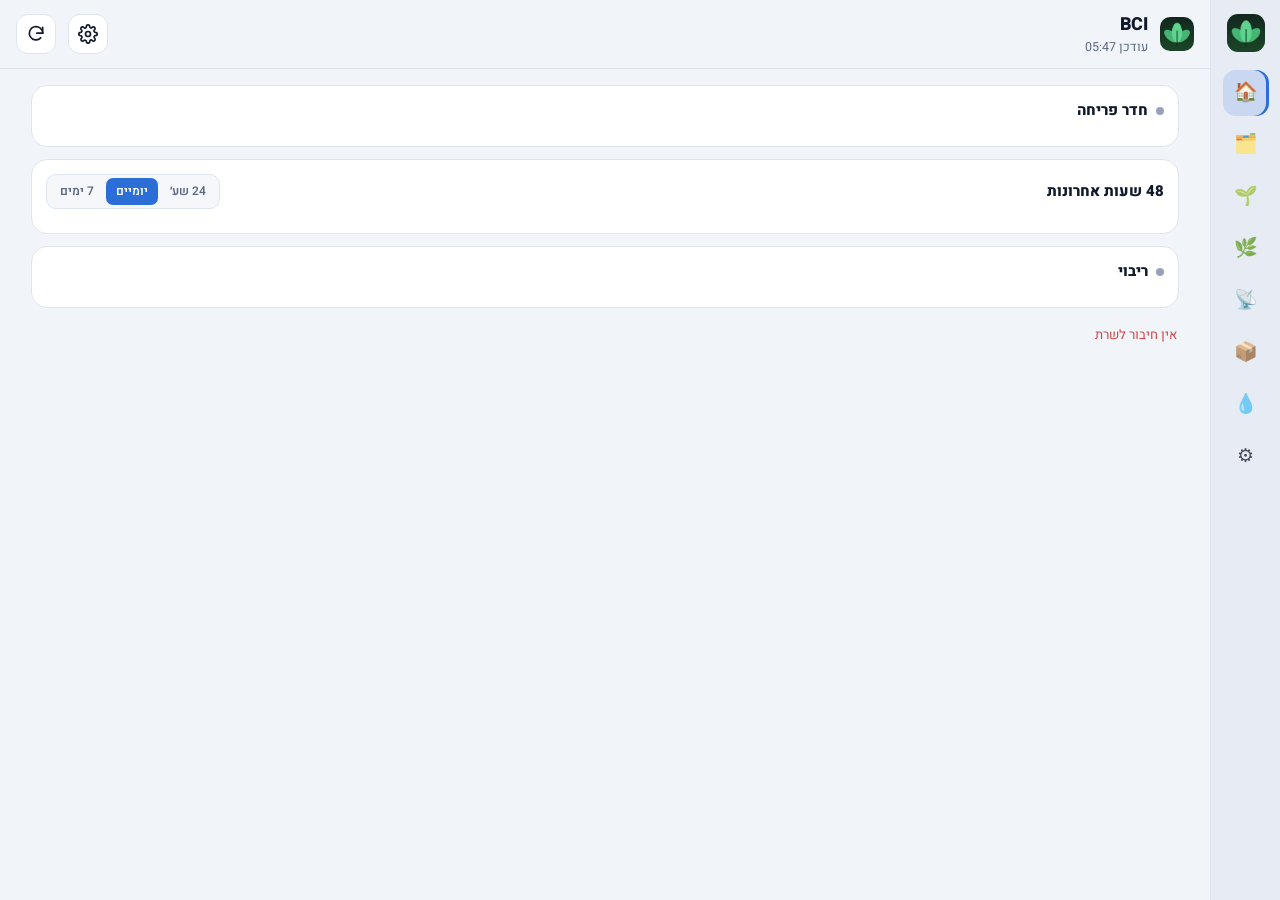
<file: index.html>
<!doctype html>
<html lang="he" dir="rtl">
<head>
<meta charset="utf-8">
<meta name="viewport" content="width=device-width, initial-scale=1, viewport-fit=cover">
<meta name="theme-color" content="#0d0f12">
<title>BCI</title>
<link rel="manifest" href="manifest.webmanifest">
<link rel="icon" href="icon-192.png">
<link rel="apple-touch-icon" href="icon-192.png">
<link rel="preconnect" href="https://fonts.googleapis.com"><link rel="preconnect" href="https://fonts.gstatic.com" crossorigin>
<link href="https://fonts.googleapis.com/css2?family=Heebo:wght@400;500;600;700;800&display=swap" rel="stylesheet">
<link rel="stylesheet" href="style.css">
</head>
<body>
<header class="top">
  <img class="logo" src="icon-192.png" alt="">
  <div class="t"><h1>BCI</h1><div class="sub" id="sub">טוען…</div></div>
  <button class="icon-btn" id="settings" aria-label="הגדרות"></button>
  <button class="icon-btn" id="refresh" aria-label="רענון"></button>
</header>

<main class="wrap" data-lay="home">
  <div id="alerts" data-sec="alerts"></div>

  <!-- grow room: the metrics now with their trend -->
  <a class="room" href="batch.html" data-sec="room">
    <div class="rt"><span class="dot" id="gDot"></span><b>חדר פריחה</b><span id="gSub"></span><span class="fl"></span><span class="pill" id="gPill" hidden></span></div>
    <div class="kp" id="gTiles" style="--n:5"></div>
  </a>
  <!-- one chart of everything -->
  <div class="room" data-sec="chart">
    <div class="rt"><b id="cTitle">48 שעות אחרונות</b><span class="fl"></span><span class="seg rng" id="rng"></span></div>
    <div id="lg"></div>
    <div class="chart" id="big"></div>
  </div>
  <!-- propagation -->
  <a class="room" href="prop.html" data-sec="prop">
    <div class="rt"><span class="dot" id="pDot"></span><b>ריבוי</b><span id="pSub"></span></div>
    <div class="kp" id="pTiles"></div>
  </a>

  <section class="grp only-m" data-sec="caro"><h2>אזורים</h2>
    <nav class="caro" id="caro"></nav>
  </section>
  <div class="msg" id="msg"></div>
</main>

<dialog id="dlg" style="border:1px solid var(--line);border-radius:18px;background:var(--card);color:var(--ink);max-width:520px;width:calc(100% - 32px)">
  <form method="dialog">
    <h3 style="margin-top:0">קישורים לאפליקציות</h3>
    <p class="muted small">הדבק את הקישורים שבהם אתה פותח את האפליקציות. הם נשמרים רק במכשיר הזה.</p>
    <style>#dlg input{width:100%;padding:10px;border-radius:10px;border:1px solid var(--line);background:var(--card2);color:var(--ink);margin-bottom:12px}</style>
    <label class="small">דף ניהול ריבוי (אדמין)<input id="uAdmin" dir="ltr"></label>
    <label class="small">אפליקציית העובד (סבב שקילה)<input id="uWorker" dir="ltr"></label>
    <label class="small">CannaFlow (ניהול)<input id="uMgmt" dir="ltr"></label>
    <div class="links"><button class="btn primary" value="save">שמור</button><button class="btn" value="cancel">ביטול</button></div>
  </form>
</dialog>

<script src="app.js"></script>
<script>
$('refresh').innerHTML = ICON.refresh; $('settings').innerHTML = ICON.gear;
/* the carousel: the areas in the order of the settings (the subtitles are filled below) */
$('caro').innerHTML = areasList(false).map((a) => '<a href="' + a.href + '" style="--c:' + a.c + '"><span class="ic">' + a.icon + '</span><b>' + a.name + '</b><small id="c-' + a.id + '">' + a.sub + '</small></a>').join('');
const setSub = (id, t) => { const el = $('c-' + id); if (el) el.textContent = t; };
const S = { grow: null, hub: null, clim: null, photoAt: null };       // the last answers – the alerts are built from all of them together
const MIN = 60000, old = (t, m) => t == null || Date.now() - t > m * MIN;
const getRange = rangeSeg($('rng'), [[24, '24 שע׳'], [48, 'יומיים'], [168, '7 ימים']], () => loadAll());

function renderGrow(j) {
  S.grow = j;
  const c = j.cycle || {}, P = plantNow(j.points || [], c), a = P.airNow, po = phaseOf(c), ph = po && po.ph, h = getRange(), t1 = Date.now(), t0 = t1 - h * 3600000;
  S.P = P;
  const fresh = a && !old(a.t, 30), air = P.air.filter((p) => p.t >= t0), wp = P.A.pts.filter((p) => p.t >= t0);
  $('gSub').textContent = [c.name, po ? po.stage.name + ' · יום ' + po.day : ''].filter(Boolean).join(' · ');
  $('gPill').hidden = !ph; if (ph) $('gPill').textContent = ph.en;
  const dbT = ph ? ph.db : [P.lim * .8, P.lim], dbs = P.db == null ? 'off' : P.db > dbT[1] ? 'bad' : '';
  const st = [fresh && ph ? band(a.vpd, ph.vpd, .15) : fresh ? ({ bad: 'bad', warn: 'warn' }[vpdState(a.vpd)] || '') : 'off', fresh && ph ? band(a.temp, ph.temp, 1.5) : fresh ? '' : 'off', fresh && ph ? band(a.rh, ph.rh, 5) : fresh ? '' : 'off', dbs];
  $('gDot').style.background = st.indexOf('bad') >= 0 ? 'var(--red)' : st.indexOf('warn') >= 0 || !fresh ? 'var(--amber)' : 'var(--green)';
  const eta = P.eta == null ? '' : P.eta === 0 ? 'להשקות עכשיו' : P.eta < 48 ? 'השקיה ~' + hm(P.t + P.eta * 3600000) : '';
  $('gTiles').innerHTML = [
    ktile('VPD', COL.vpd, fresh ? fmt(a.vpd, 2) : '—', 'kPa', ph ? ph.vpd[0] + '–' + ph.vpd[1] : '', air.map((p) => p.vpd), st[0], fresh ? '' : 'לא מדווח' + (a ? ' · ' + ago(a.t) : ''), 'vpd'),
    ktile('טמפ׳', COL.temp, fresh ? fmt(a.temp, 1) : '—', '°C', ph ? ph.temp[0] + '–' + ph.temp[1] : '', air.map((p) => p.temp), st[1], '', 'temp'),
    ktile('לחות', COL.rh, fresh ? fmt(a.rh) : '—', '%', ph ? ph.rh[0] + '–' + ph.rh[1] : '', air.map((p) => p.rh), st[2], '', 'rh'),
    leafTile(ph, t0),
    ktile('ייבוש', COL.w, P.db != null ? fmt(P.db, 1) : '—', '%', dbT[0] + '–' + dbT[1], wp.map((p) => p.db), dbs, eta, 'db'),
  ].join(''); metricTiles($('gTiles'), ph);
  leafLoad(h / 24 + 1, () => renderGrow(S.grow));
  $('cTitle').textContent = h === 24 ? '24 שעות אחרונות' : h === 48 ? '48 שעות אחרונות' : '7 ימים אחרונים';
  const lgHtml = legend(fresh ? a : null, P.w); $('lg').innerHTML = lgHtml;
  multiChart($('big'), { lg: $('lg'), lgHtml, t0, t1, air: P.air, wpts: P.A.pts, ev: P.A.ev, band: ph ? ph.vpd : [0.8, 1.5], height: window.innerWidth >= 900 ? 280 : 190 });
  setSub('batch', [c.name || 'האצווה בחדר', po ? po.stage.name + ' · יום ' + po.day : ''].filter(Boolean).join(' · '));
  alerts();
}
function renderProp(j) {
  if (j.prop) S.hub = j; else S.clim = j;
  const hub = S.hub; if (!hub) return;
  const p = hub.prop || {}, cl = hub.climate, r = p.round, W = (p.water || []).length;
  const trays = (p.batches || []).reduce((s, b) => s + (b.trays || 0), 0), t0 = Date.now() - 48 * 3600000;
  const cp = ((S.clim && S.clim.points) || []).filter((x) => Date.parse(x.at) >= t0), fresh = cl && !old(Date.parse(cl.at), 90);
  $('pSub').textContent = (p.batches || []).length + ' אצוות · ' + trays + ' מגשים' + (cl && cl.source ? ' · ' + cl.source : '');
  const vs = fresh ? ({ bad: 'bad', warn: 'warn' }[vpdState(cl.vpd)] || '') : 'off';
  $('pDot').style.background = vs === 'bad' ? 'var(--red)' : vs || W ? 'var(--amber)' : 'var(--green)';
  $('pTiles').innerHTML = [
    ktile('VPD', COL.vpd, fresh ? fmt(cl.vpd, 2) : '—', 'kPa', '0.8–1.5', cp.map((x) => x.vpd), vs, cl ? ago(Date.parse(cl.at)) : 'אין נתון'),
    ktile('טמפ׳ · לחות', COL.temp, fresh ? fmt(cl.temp, 1) + '°' : '—', fresh ? '· ' + fmt(cl.rh) + '%' : '', '', cp.map((x) => x.temp), fresh ? '' : 'off'),
    ktile('נשקלו היום', COL.irr, r ? r.weighed : '—', r ? '/ ' + r.active : '', '', null, '', r && r.active ? (r.weighed >= r.active ? 'הסבב הושלם' : 'נשארו ' + (r.active - r.weighed)) : ''),
    ktile('צריכים השקיה', COL.w, W, '', '', null, W ? 'warn' : '', 'מגשים מעל הסף'),
  ].join('');
  setSub('prop', trays + ' מגשים' + (W ? ' · ' + W + ' להשקות' : ''));
  links(); alerts();
}
async function renderPhoto(gp) {
  const all = []; Object.keys(gp.lists || {}).forEach((k) => (gp.lists[k] || []).forEach((x) => all.push(Date.parse(x.at))));
  (gp.latest || []).forEach((x) => x && x.at && all.push(Date.parse(x.at)));
  S.photoAt = all.length ? Math.max.apply(null, all) : null; S.photoKnown = true;
  alerts();
}

/* what needs attention, the most urgent first (shown only when there is something) */
function alerts() {
  const A = [], P = S.P, h = S.hub;
  if (P) {
    if (P.db != null && P.db >= P.lim) A.push(['bad', '💧 חדר פריחה: ייבוש ' + fmt(P.db, 1) + '% – להשקות', 'batch.html']);
    if (old(P.t, 30)) A.push(['bad', '⚖️ המשקל בחדר הפריחה לא מדווח' + (P.t ? ' · ' + ago(P.t) : ''), 'grow.html']);
    const a = P.airNow;
    if (!a || old(a.t, 30)) A.push(['', '🌡️ חיישן האוויר בחדר הפריחה לא מדווח' + (a ? ' · ' + ago(a.t) : ''), 'grow.html']);
  }
  if (S.photoKnown && old(S.photoAt, 120)) A.push(['', '📷 המצלמות לא מעלות תמונות' + (S.photoAt ? ' · ' + ago(S.photoAt) : ''), 'photos.html']);
  if (h) {
    const w = (h.prop && h.prop.water || []).length, cl = h.climate;
    if (w) A.push(['', '🌱 ' + w + ' מגשים בריבוי צריכים השקיה', 'prop.html']);
    if (!cl || old(Date.parse(cl.at), 90)) A.push(['', '🌡️ אין נתוני אקלים עדכניים מהריבוי', 'prop.html']);
  }
  A.sort((x, y) => (y[0] === 'bad') - (x[0] === 'bad'));
  $('alerts').innerHTML = A.map((x) => '<a class="al ' + x[0] + '" href="' + esc(x[2]) + '">' + esc(x[1]) + '<span class="go">‹</span></a>').join('');
}

/* links kept in this phone */
function links() {
  const ua = store.get('adminUrl'), uw = store.get('workerUrl'), um = store.get('mgmtUrl');
  const set = (id, sid, url, txt) => { const el = $(id); if (url) { el.href = url; el.onclick = null; } else { el.removeAttribute('href'); el.onclick = openDlg; $(sid).textContent = 'הוסף קישור'; } };
  // management now lives in mgmt.html (synced with CannaFlow); show what is waiting there, from the last copy on this device
  const c = store.get('cf.cache'), d = c && c.d;
  if (d) {
    const today = dayKey(Date.now()), late = (d.tasks || []).filter((t) => !t.done && t.date && t.date < today).length, now = (d.tasks || []).filter((t) => !t.done && t.date === today).length;
    setSub('mgmt', (now ? now + ' משימות היום' : 'אין משימות היום') + (late ? ' · ' + late + ' באיחור' : ''));
    const inv = d.invState || {}, low = Object.keys(inv).filter((k) => inv[k] && inv[k].qty != null && inv[k].qty === 0).length;
    if (low) setSub('inv', low + ' פריטים נגמרו');
  }
}
function openDlg() { $('uAdmin').value = store.get('adminUrl') || ''; $('uWorker').value = store.get('workerUrl') || ''; $('uMgmt').value = store.get('mgmtUrl') || ''; $('dlg').showModal(); }
$('dlg').addEventListener('close', () => { if ($('dlg').returnValue === 'save') { store.set('adminUrl', $('uAdmin').value.trim()); store.set('workerUrl', $('uWorker').value.trim()); store.set('mgmtUrl', $('uMgmt').value.trim()); links(); alerts(); } });
$('settings').onclick = () => { location.href = 'settings.html'; }; if (!isManager()) $('settings').hidden = true;

async function loadAll() {
  $('refresh').classList.add('spin'); $('msg').textContent = ''; $('msg').className = 'msg';
  const err = (e, had) => { $('msg').textContent = (had ? 'מוצגים הנתונים האחרונים שנשמרו · ' : '') + e.message; $('msg').className = 'msg err'; };
  await Promise.all([
    getRange() > 48 ? cached('grow7', 'action=grow&days=7', renderGrow, err) : cached('grow3', 'action=grow&days=3', renderGrow, err),
    cached('hub', 'action=hub', renderProp, err),
    cached('clim3', 'action=climate&days=3', renderProp, () => {}),
    cached('growphotos', 'action=growphotos&days=7', renderPhoto, err),
  ]);
  $('sub').textContent = 'עודכן ' + hm(Date.now());
  $('refresh').classList.remove('spin');
}
links();
$('refresh').onclick = loadAll;
loadAll();
let rz, lastW = window.innerWidth; window.addEventListener('resize', () => { if (window.innerWidth === lastW) return; lastW = window.innerWidth; clearTimeout(rz); rz = setTimeout(() => { if (S.grow) renderGrow(S.grow); }, 200); });
liveRefresh(() => !document.hidden, loadAll);   // every minute, and at once when the app comes back to the screen
</script>
</body>
</html>
</file>
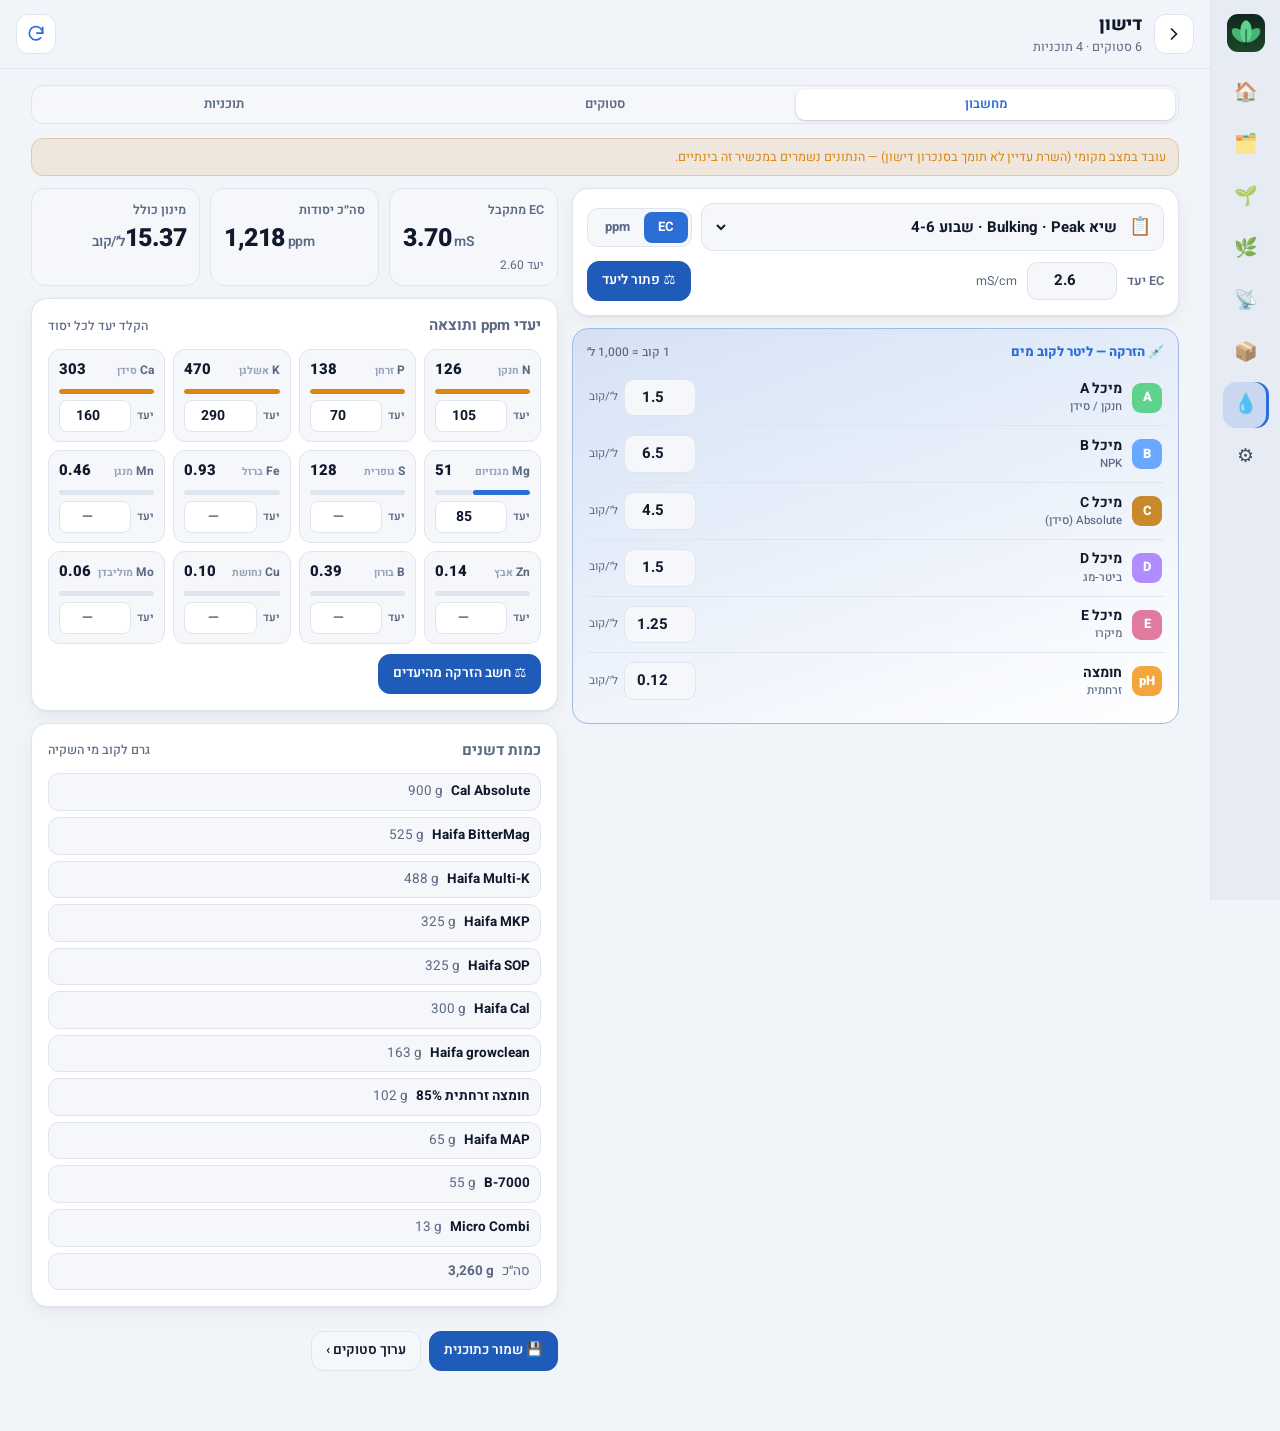
<file: fert.html>
<!doctype html>
<html lang="he" dir="rtl">
<head>
<meta charset="utf-8">
<meta name="viewport" content="width=device-width, initial-scale=1, viewport-fit=cover">
<meta name="theme-color" content="#0d0f12">
<title>דישון · BCI</title>
<link rel="manifest" href="manifest.webmanifest">
<link rel="icon" href="icon-192.png">
<link rel="apple-touch-icon" href="icon-192.png">
<link rel="preconnect" href="https://fonts.googleapis.com"><link rel="preconnect" href="https://fonts.gstatic.com" crossorigin>
<link href="https://fonts.googleapis.com/css2?family=Heebo:wght@400;500;600;700;800&display=swap" rel="stylesheet">
<link rel="stylesheet" href="style.css">
<style>
  :root { --fert: var(--accent); --fert-d: var(--accent-d); }
  .icon-btn.fert svg { stroke: var(--fert); }
  /* hero: ליטר/קוב לכל סטוק */
  .hero { background: linear-gradient(160deg, color-mix(in srgb, var(--fert) 14%, transparent), var(--card)); border: 1px solid color-mix(in srgb, var(--fert) 35%, var(--line)); border-radius: var(--radius); padding: 14px; }
  .hero .ht { font-size: calc(13px * var(--fs, 1)); font-weight: 800; color: var(--fert); margin-bottom: 8px; display: flex; align-items: center; gap: 6px; }
  .hero .ht .r { margin-inline-start: auto; font-weight: 500; font-size: calc(12px * var(--fs, 1)); color: var(--muted); }
  .srow { display: flex; align-items: center; gap: 10px; padding: 9px 2px; border-bottom: 1px solid var(--line); }
  .srow:last-child { border-bottom: 0; }
  .srow .tag, .stock-ed .sh .tag { padding: 0; }
  .srow .tag { width: 30px; height: 30px; border-radius: 9px; display: grid; place-items: center; font-weight: 800; font-size: calc(13px * var(--fs, 1)); color: #fff; flex: none; }
  .srow .nm { flex: 1; min-width: 0; font-weight: 700; font-size: calc(14px * var(--fs, 1)); }
  .srow .nm small { display: block; color: var(--muted); font-weight: 500; font-size: calc(11.5px * var(--fs, 1)); }
  .srow .inp { display: flex; align-items: center; gap: 6px; }
  .srow input { width: 72px; font: inherit; font-size: calc(15px * var(--fs, 1)); font-weight: 700; text-align: center; color: var(--ink); background: var(--card2); border: 1px solid var(--line); border-radius: 10px; padding: 7px 4px; direction: ltr; }
  .srow .u { color: var(--muted); font-size: calc(11.5px * var(--fs, 1)); }
  .srow .val { font-size: calc(19px * var(--fs, 1)); font-weight: 900; direction: ltr; min-width: 58px; text-align: end; }
  .srow .val small { font-size: calc(11px * var(--fs, 1)); color: var(--muted); font-weight: 600; }
  /* elements vs target */
  .elem { display: grid; grid-template-columns: repeat(auto-fill, minmax(104px, 1fr)); gap: 8px; }
  .el { background: var(--card2); border: 1px solid var(--line); border-radius: 12px; padding: 9px 10px; }
  .el .n { font-size: calc(12px * var(--fs, 1)); font-weight: 700; color: var(--muted); display: flex; justify-content: space-between; align-items: baseline; }
  .el .n b { color: var(--ink); font-weight: 800; direction: ltr; font-size: calc(15px * var(--fs, 1)); }
  .el .n .tg { font-size: calc(10.5px * var(--fs, 1)); color: var(--faint); direction: ltr; }
  .el .bar { height: 5px; }
  .el .tgt { display: flex; align-items: center; gap: 6px; font-size: calc(11px * var(--fs, 1)); color: var(--muted); font-weight: 600; margin-top: 6px; }
  .el .tgt input { flex: 1; min-width: 0; width: 100%; font: inherit; font-size: calc(14px * var(--fs, 1)); font-weight: 700; text-align: center; color: var(--ink); background: var(--card); border: 1px solid var(--line); border-radius: 8px; padding: 5px 2px; direction: ltr; }
  .el .bar i { background: var(--fert); }
  .el.over .bar i { background: var(--amber); }
  .el.low .bar i { background: var(--blue); }
  .tog { display: inline-flex; background: var(--card2); border: 1px solid var(--line); border-radius: 11px; padding: 3px; }
  .tog b { font-size: calc(13px * var(--fs, 1)); font-weight: 700; color: var(--muted); padding: 6px 14px; border-radius: 8px; cursor: pointer; }
  .tog b.on { background: var(--fert); color: #fff; }
  .btn.fert { background: var(--fert-d); border-color: var(--fert-d); color: #fff; }
  .seg button.on { color: var(--fert); }
  .feg { display: grid; grid-template-columns: repeat(auto-fill, minmax(92px, 1fr)); gap: 6px; }
  .feg label { display: flex; align-items: center; gap: 4px; background: var(--card2); border-radius: 9px; padding: 5px 7px; font-size: calc(12px * var(--fs, 1)); color: var(--muted); }
  .feg label b { min-width: 34px; color: var(--ink); direction: ltr; }
  .feg input { width: 100%; min-width: 0; font: inherit; font-weight: 700; text-align: center; color: var(--ink); background: var(--card); border: 1px solid var(--line); border-radius: 7px; padding: 5px 2px; direction: ltr; }
  .dtab { width: 100%; border-collapse: collapse; font-size: calc(13px * var(--fs, 1)); }
  .dtab th { color: var(--muted); font-weight: 600; text-align: start; padding: 3px 4px; } .dtab td { padding: 5px 4px; border-top: 1px solid var(--line); direction: ltr; text-align: start; }
  .dtab td:first-child { direction: rtl; } .up { color: var(--green); } .dn { color: var(--red); }
  .hist { margin: 6px 0 0; padding: 6px 0 0; border-top: 1px dashed var(--line); font-size: calc(12.5px * var(--fs, 1)); }
  .hist div { display: flex; gap: 8px; align-items: center; padding: 3px 0; } .hist span { flex: 1; color: var(--muted); }
  .psel { display: flex; align-items: center; gap: 8px; min-width: 0; background: var(--card2); border: 1px solid var(--line); border-radius: 12px; padding: 10px 12px; flex: 1; }
  .psel select { flex: 1; min-width: 0; width: 100%; text-overflow: ellipsis; font: inherit; font-size: calc(15px * var(--fs, 1)); font-weight: 700; color: var(--ink); background: none; border: 0; }
  .stock-ed { background: var(--card2); border: 1px solid var(--line); border-radius: 12px; padding: 12px; margin-bottom: 10px; }
  .stock-ed .sh { display: flex; align-items: center; gap: 8px; margin-bottom: 8px; }
  .stock-ed .sh .tag { width: 28px; height: 28px; border-radius: 8px; display: grid; place-items: center; font-weight: 800; color: #fff; font-size: calc(12px * var(--fs, 1)); }
  .stock-ed .sh b { font-size: calc(15px * var(--fs, 1)); }
  .itrow { display: flex; align-items: center; gap: 6px; margin-bottom: 6px; }
  .itrow select { flex: 1; font: inherit; font-size: calc(13.5px * var(--fs, 1)); color: var(--ink); background: var(--card); border: 1px solid var(--line); border-radius: 9px; padding: 7px 8px; min-width: 0; }
  .itrow input { width: 86px; font: inherit; font-size: calc(14px * var(--fs, 1)); text-align: center; color: var(--ink); background: var(--card); border: 1px solid var(--line); border-radius: 9px; padding: 7px 4px; direction: ltr; }
  .itrow .del { color: var(--red); font-size: calc(18px * var(--fs, 1)); padding: 0 6px; }
  .plist .it { cursor: pointer; }
  .plist .it.on { border-color: var(--fert); background: color-mix(in srgb, var(--fert) 10%, var(--card2)); }
  .banner { font-size: calc(12.5px * var(--fs, 1)); color: var(--amber); background: color-mix(in srgb, var(--amber) 12%, transparent); border: 1px solid color-mix(in srgb, var(--amber) 30%, var(--line)); border-radius: 12px; padding: 9px 12px; margin-bottom: 12px; }
</style>
</head>
<body>
<header class="top">
  <a class="icon-btn" href="index.html" aria-label="חזרה" id="back"></a>
  <div class="t"><h1>דישון</h1><div class="sub" id="sub">מחשבון הזרקה</div></div>
  <button class="icon-btn fert" id="refresh" aria-label="רענון"></button>
</header>

<main class="wrap">
  <div class="seg" style="width:100%;margin-bottom:14px">
    <button class="on" data-tab="calc" style="flex:1">מחשבון</button>
    <button data-tab="stocks" style="flex:1">סטוקים</button>
    <button data-tab="programs" style="flex:1">תוכניות</button>
  </div>
  <div class="banner" id="banner" hidden></div>

  <!-- ===== מחשבון ===== -->
  <section id="tab-calc">
    <div class="grid two">
      <div style="display:flex;flex-direction:column;gap:12px">
        <div class="card" style="padding:14px">
          <div style="display:flex;gap:9px;align-items:center;flex-wrap:wrap">
            <div class="psel"><span style="font-size:18px">📋</span><select id="prog"></select></div>
            <span class="tog" id="mode"><b data-m="ec" class="on">EC</b><b data-m="ppm">ppm</b></span>
          </div>
          <div id="ecTargetRow" style="margin-top:10px;display:flex;align-items:center;gap:10px">
            <label class="small muted" style="font-weight:600">EC יעד</label>
            <input id="ecTarget" aria-label="EC יעד (mS/cm)" type="number" step="0.1" style="width:90px;font:inherit;font-size:15px;font-weight:700;text-align:center;color:var(--ink);background:var(--card2);border:1px solid var(--line);border-radius:10px;padding:7px 4px;direction:ltr">
            <span class="small muted">mS/cm</span>
            <button class="btn fert" id="solve" style="margin-inline-start:auto">⚖️ פתור ליעד</button>
          </div>
        </div>

        <div class="hero">
          <div class="ht">💉 הזרקה — ליטר לקוב מים <span class="r">1 קוב = 1,000 ל׳</span></div>
          <div id="stockRows"></div>
        </div>
      </div>

      <div style="display:flex;flex-direction:column;gap:12px">
        <div class="tiles" id="outTiles"></div>
        <div class="card">
          <h2>יעדי ppm ותוצאה <span class="r">הקלד יעד לכל יסוד</span></h2>
          <div class="elem" id="elements"></div>
          <div class="links" style="margin-top:10px"><button class="btn fert" id="solve2">⚖️ חשב הזרקה מהיעדים</button><span class="muted small" id="fitMsg" style="align-self:center"></span></div>
        </div>
        <div class="card">
          <h2>כמות דשנים <span class="r">גרם לקוב מי השקיה</span></h2>
          <div class="list" id="fertAmt" style="margin-top:0"></div>
        </div>
        <div class="card" id="diffCard" hidden>
          <h2>שינויים מול התוכנית השמורה <span class="r" id="diffName"></span></h2>
          <div id="diffBody"></div>
          <div class="links" style="margin-top:8px"><button class="btn" id="diffUndo">↺ חזור לשמור</button></div>
        </div>
        <div class="links">
          <button class="btn fert" id="saveProg">💾 שמור כתוכנית</button>
          <button class="btn" data-tab="stocks">ערוך סטוקים ›</button>
        </div>
      </div>
    </div>
  </section>

  <!-- ===== סטוקים ===== -->
  <section id="tab-stocks" hidden>
    <div class="card">
      <h2>הרכב הסטוקים <span class="r">ערכים לכל מיכל · גרם</span></h2>
      <div id="stocksEd"></div>
      <div class="links"><button class="btn" id="addStock">+ סטוק</button><button class="btn fert" id="saveStocks">💾 שמור סטוקים</button></div>
    </div>
    <div class="card" style="margin-top:12px">
      <h2>ספריית הדשנים <span class="r">אחוז יסוד במוצר – כפי שפרסם היצרן</span></h2>
      <div class="list" id="fertLib" style="margin-top:0"></div>
      <div id="fertEd" hidden>
        <div class="form" style="margin:8px 0"><label style="flex:1 1 100%">שם המוצר<input id="feName" placeholder="למשל: Haifa Cal Prime" style="direction:ltr;text-align:start"></label></div>
        <label class="small muted" style="display:flex;gap:6px;align-items:center;margin-bottom:8px"><input type="checkbox" id="feOx" style="width:auto"> היצרן מפרסם כתחמוצות (P₂O₅, K₂O, CaO, MgO) – אמיר ליסודות</label>
        <div class="feg" id="feGrid"></div>
        <div class="links" style="margin-top:8px"><button class="btn fert" id="feSave">💾 שמור דשן</button><button class="btn" id="feCancel">ביטול</button><button class="btn" id="feDel" style="color:var(--red)">מחק</button></div>
        <div class="msg" id="feMsg"></div>
      </div>
      <div class="links"><button class="btn" id="feNew">➕ דשן חדש</button></div>
    </div>
  </section>

  <!-- ===== תוכניות ===== -->
  <section id="tab-programs" hidden>
    <div class="card">
      <h2>תוכניות דישון שמורות</h2>
      <div class="list plist" id="progList"></div>
      <p class="muted small" id="progHint" style="margin-top:12px"></p>
    </div>
  </section>
</main>
<div class="wrap"><div class="msg" id="msg"></div></div>

<script src="app.js"></script>
<script src="fert.js"></script>
<script>
$('refresh').innerHTML = ICON.refresh; $('back').innerHTML = ICON.back;
const STCOL = { A: '#5fd38d', B: '#6aa8ff', C: '#c88a2a', D: '#b18cff', E: '#e07a9e', ACID: '#f2a63b' };
const col = (id) => STCOL[id] || '#1f9e8f';
let cur = null;            // התוכנית הפעילה (עותק עבודה)
let inj = {};              // ל/קוב לכל סטוק (מצב עבודה)

/* ---------- ניווט טאבים ---------- */
function showTab(t) {
  document.querySelectorAll('.seg [data-tab]').forEach((b) => b.classList.toggle('on', b.dataset.tab === t));
  ['calc', 'stocks', 'programs'].forEach((x) => $('tab-' + x).hidden = x !== t);
  if (t === 'stocks') { renderStocksEd(); renderFertLib(); } if (t === 'programs') renderProgList();
}
document.querySelectorAll('[data-tab]').forEach((b) => b.onclick = () => showTab(b.dataset.tab));

/* ---------- מחשבון ---------- */
function fillProgSelect() {
  $('prog').innerHTML = PROGRAMS.map((p) => '<option value="' + esc(p.id) + '">' + esc(p.name) + (p.phase ? ' · ' + esc(p.phase) : '') + '</option>').join('');
  if (cur) $('prog').value = cur.id;
}
function loadProgram(id) {
  const p = PROGRAMS.find((x) => x.id === id) || PROGRAMS[0];
  cur = JSON.parse(JSON.stringify(p));
  inj = Object.assign({}, cur.inj || {});
  STOCKS.forEach((s) => { if (inj[s.id] == null) inj[s.id] = 0; });
  $('ecTarget').value = cur.targetEC || '';
  setMode(cur.mode || 'ec');
  renderStockRows(); renderElems(); recalc();
}
function setMode(m) { cur.mode = m; document.querySelectorAll('#mode b').forEach((b) => b.classList.toggle('on', b.dataset.m === m)); $('ecTargetRow').style.display = m === 'ec' ? 'flex' : 'none'; }
document.querySelectorAll('#mode b').forEach((b) => b.onclick = () => { setMode(b.dataset.m); recalc(); });

function renderStockRows() {
  $('stockRows').innerHTML = STOCKS.map((s) =>
    '<div class="srow"><span class="tag" style="background:' + col(s.id) + '">' + esc(s.id === 'ACID' ? 'pH' : s.id) + '</span>' +
    '<div class="nm">' + esc(s.name) + '<small>' + esc(s.note || '') + '</small></div>' +
    '<div class="inp"><input type="number" step="0.01" min="0" data-s="' + esc(s.id) + '" value="' + (inj[s.id] || 0) + '"><span class="u">ל׳/קוב</span></div></div>'
  ).join('');
  $('stockRows').querySelectorAll('input').forEach((el) => el.oninput = () => { inj[el.dataset.s] = Math.max(0, Number(el.value) || 0); recalc(); });
}
function renderElems() {
  const T = cur.targets || {};
  $('elements').innerHTML = ELEMS.map((e) => '<div class="el" id="el-' + e + '"><div class="n"><span>' + e + ' <span class="tg">' + ELEM_HE[e] + '</span></span><b id="ev-' + e + '">—</b></div><div class="bar"><i id="eb-' + e + '"></i></div>' +
    '<label class="tgt">יעד<input type="number" inputmode="decimal" step="any" min="0" data-e="' + e + '" value="' + (T[e] != null ? T[e] : '') + '" placeholder="—"></label></div>').join('');
  $('elements').querySelectorAll('input').forEach((i) => i.oninput = () => { cur.targets = cur.targets || {}; const v = i.value === '' ? null : Number(i.value); if (v == null || !isFinite(v) || v < 0) delete cur.targets[i.dataset.e]; else cur.targets[i.dataset.e] = v; recalc(); });
}
function recalc() {
  const r = forward(STOCKS, inj); setTimeout(renderDiff, 0);
  const targets = cur.targets || {};
  $('outTiles').innerHTML = [
    tile('EC מתקבל', fmt(r.ec, 2), 'mS', cur.mode === 'ec' ? 'יעד ' + fmt(Number($('ecTarget').value) || cur.targetEC, 2) : 'הערכה', ''),
    tile('סה״כ יסודות', fmt(r.total), 'ppm', '', ''),
    tile('מינון כולל', fmt(STOCKS.reduce((a, s) => a + (inj[s.id] || 0), 0), 2), 'ל׳/קוב', '', ''),
  ].join('');
  ELEMS.forEach((e) => {
    const v = r.ppm[e] || 0, t = targets[e] || 0, pct = t ? v / t * 100 : 0, el = $('el-' + e); if (!el) return;
    el.className = 'el ' + (!t ? '' : pct > 115 ? 'over' : pct < 85 ? 'low' : '');
    $('ev-' + e).textContent = fmt(v, v < 10 ? 2 : 0); $('eb-' + e).style.width = Math.max(0, Math.min(100, pct)) + '%';
  });
  // how much of each fertilizer ends up in a cubic metre of irrigation water (the same fertilizer in several tanks is summed)
  const amt = {}; STOCKS.forEach((s) => { const q = Number(inj[s.id]) || 0; if (!q || !s.vol) return; (s.items || []).forEach((it) => { amt[it.fert] = (amt[it.fert] || 0) + q * (Number(it.g) || 0) / s.vol; }); });
  const keys = Object.keys(amt).filter((k) => amt[k] > 0).sort((x, y) => amt[y] - amt[x]);
  $('fertAmt').innerHTML = keys.length ? keys.map((k) => '<div class="it"><b>' + esc(k) + '</b><span class="r num">' + fmt(amt[k], amt[k] < 10 ? 1 : 0) + ' g</span></div>').join('') + '<div class="it"><span class="muted">סה״כ</span><span class="r num"><b>' + fmt(keys.reduce((a, k) => a + amt[k], 0)) + ' g</b></span></div>' : '<p class="muted small" style="margin:0">אין הזרקה</p>';
}
$('ecTarget').oninput = recalc;
$('solve').onclick = () => {
  const ecIn = Number($('ecTarget').value) || cur.targetEC || 2.4;
  // יעדי ppm אמיתיים של השלב, מוקטנים/מוגדלים פרופורציונלית ל-EC שבחר המשתמש
  // ppm targets of the phase, scaled up/down until the mix gives the EC asked for (EC as in the sheet: all elements incl. Cl /500 + 0.4)
  const lock = { ACID: inj.ACID || 0 }; if ('E' in inj) lock.E = inj.E || 0;
  let k = 1, sol = null;
  for (let it = 0; it < 6; it++) {
    const targets = {}; ELEMS.forEach((e) => { if (cur.targets[e] != null) targets[e] = cur.targets[e] * k; });
    sol = nnls(STOCKS, targets, { lock });
    const ec = forward(STOCKS, sol).ec, f = (ecIn - EC_WATER) / Math.max(ec - EC_WATER, 0.01);
    if (Math.abs(f - 1) < 0.005) break; k *= f;
  }
  Object.keys(sol).forEach((k) => sol[k] = Math.round(sol[k] * 100) / 100);
  Object.assign(inj, sol);
  renderStockRows(); recalc();
  msg('חושבו הזרקות ליעדי השלב (EC ≈ ' + fmt(ecIn, 1) + ') — אפשר לכוונן ידנית');
};
/* targets typed by hand -> litres of every stock per cubic metre */
$('solve2').onclick = () => {
  const targets = {}; ELEMS.forEach((e) => { const t = cur.targets && cur.targets[e]; if (t != null && isFinite(t)) targets[e] = t; });
  if (!Object.keys(targets).length) { $('fitMsg').textContent = 'הקלד יעד לפחות ליסוד אחד'; return; }
  // the acid stays as typed (it is dosed for pH); the micro tank is solved only when a micro target was typed
  const lock = { ACID: inj.ACID || 0 }; if ('E' in inj && !['Fe', 'Mn', 'Zn', 'B', 'Cu', 'Mo'].some((e) => targets[e] != null)) lock.E = inj.E || 0;
  const sol = nnls(STOCKS, targets, { lock, rel: true });
  Object.keys(sol).forEach((k) => sol[k] = Math.round(sol[k] * 100) / 100);
  Object.assign(inj, sol); renderStockRows(); recalc();
  const r = forward(STOCKS, inj); let worst = null;
  Object.keys(targets).forEach((e) => { if (!targets[e]) return; const d = (r.ppm[e] - targets[e]) / targets[e] * 100; if (!worst || Math.abs(d) > Math.abs(worst[1])) worst = [e, d]; });
  $('fitMsg').textContent = worst && Math.abs(worst[1]) > 10 ? 'הכי רחוק מהיעד: ' + worst[0] + ' ' + (worst[1] > 0 ? '+' : '') + fmt(worst[1]) + '% – הסטוקים הקיימים לא מאפשרים קרוב יותר' : 'כל היסודות בטווח 10% מהיעד';
};
$('saveProg').onclick = async () => {
  const name = prompt('שם התוכנית:', cur.name || 'תוכנית חדשה'); if (!name) return;
  const id = cur.id && cur.name === name ? cur.id : 'p' + Date.now();
  const p = { id, name, phase: cur.phase || '', mode: cur.mode, targetEC: Number($('ecTarget').value) || cur.targetEC, inj: Object.assign({}, inj), targets: cur.targets || {} };
  const i = PROGRAMS.findIndex((x) => x.id === id);
  if (i >= 0) { const old = PROGRAMS[i], same = JSON.stringify(old.inj) === JSON.stringify(p.inj) && old.targetEC === p.targetEC && JSON.stringify(old.targets || {}) === JSON.stringify(p.targets);
    p.history = same ? (old.history || []) : [{ at: new Date().toISOString(), inj: old.inj, targetEC: old.targetEC, targets: old.targets || {} }].concat(old.history || []).slice(0, 5); PROGRAMS[i] = p; }
  else PROGRAMS.push(p);
  cur = JSON.parse(JSON.stringify(p));
  const ok = await pushFert({ programs: PROGRAMS }); fillProgSelect(); $('prog').value = id;
  msg(ok ? 'התוכנית נשמרה וסונכרנה' : 'נשמרה במכשיר — תסונכרן כשהשרת יתמוך');
};
$('prog').onchange = () => loadProgram($('prog').value);

/* ---------- what changed against the saved program ---------- */
const sname = (id) => id === 'ACID' ? 'חומצה' : id;
function diffLine(a, b) { const ks = [...new Set(Object.keys(a || {}).concat(Object.keys(b || {})))].filter((k) => (+(a || {})[k] || 0) !== (+(b || {})[k] || 0)); return ks.length ? ks.map((k) => sname(k) + ' ' + fmt(+(a || {})[k] || 0, 2) + '→' + fmt(+(b || {})[k] || 0, 2)).join(', ') : 'ללא שינוי בהזרקה'; }
function renderDiff() {
  const saved = cur && PROGRAMS.find((p) => p.id === cur.id); if (!saved) { $('diffCard').hidden = true; return; }
  const ecNow = Number($('ecTarget').value) || cur.targetEC, ks = STOCKS.map((s) => s.id).filter((k) => (+(saved.inj || {})[k] || 0) !== (+inj[k] || 0));
  if (!ks.length && (saved.targetEC || 0) === (ecNow || 0)) { $('diffCard').hidden = true; return; }
  const A = forward(STOCKS, saved.inj || {}), B = forward(STOCKS, inj), d = (x, y, n) => { const v = y - x; return Math.abs(v) < Math.pow(10, -n) / 2 ? '' : '<span class="' + (v > 0 ? 'up' : 'dn') + '">' + (v > 0 ? '+' : '') + fmt(v, n) + '</span>'; };
  const rows = ks.map((k) => [sname(k) + ' (ל׳/קוב)', fmt(+(saved.inj || {})[k] || 0, 2), fmt(+inj[k] || 0, 2), d(+(saved.inj || {})[k] || 0, +inj[k] || 0, 2)])
    .concat(ELEMS.filter((e) => Math.abs(B.ppm[e] - A.ppm[e]) >= 0.5).map((e) => [ELEM_HE[e] + ' ' + e + ' (ppm)', fmt(A.ppm[e]), fmt(B.ppm[e]), d(A.ppm[e], B.ppm[e], 0)]))
    .concat([['EC מתקבל', fmt(A.ec, 2), fmt(B.ec, 2), d(A.ec, B.ec, 2)]]);
  $('diffName').textContent = saved.name;
  $('diffBody').innerHTML = '<table class="dtab"><tr><th></th><th>שמור</th><th>עכשיו</th><th>הפרש</th></tr>' + rows.map((r) => '<tr><td>' + r[0] + '</td><td>' + r[1] + '</td><td>' + r[2] + '</td><td>' + r[3] + '</td></tr>').join('') + '</table>';
  $('diffCard').hidden = false;
}
$('diffUndo').onclick = () => { const saved = PROGRAMS.find((p) => p.id === cur.id); if (!saved) return; inj = Object.assign({}, saved.inj); STOCKS.forEach((s) => { if (inj[s.id] == null) inj[s.id] = 0; }); $('ecTarget').value = saved.targetEC || ''; renderStockRows(); recalc(); };

/* ---------- the fertilizer library: a new product with the percentages of the label ---------- */
const FE_ELEMS = ['N', 'P', 'K', 'Ca', 'Mg', 'S', 'Fe', 'Mn', 'Zn', 'B', 'Cu', 'Mo', 'Cl'];
const OX = { P: ['P₂O₅', 0.4364], K: ['K₂O', 0.8301], Ca: ['CaO', 0.7147], Mg: ['MgO', 0.6030] };   // oxide → element
let feEditing = null;
function renderFertLib() {
  const used = {}; STOCKS.forEach((s) => (s.items || []).forEach((it) => used[it.fert] = (used[it.fert] || []).concat(s.id)));
  $('fertLib').innerHTML = Object.keys(FERTS).sort().map((f) => '<div class="it" data-f="' + esc(f) + '"><b style="direction:ltr">' + esc(f) + '</b><span class="muted small">' + Object.keys(FERTS[f]).filter((e) => FERTS[f][e]).map((e) => e + ' ' + FERTS[f][e]).join(' · ') + (used[f] ? ' · במיכל ' + used[f].join(', ') : '') + '</span><span class="r"><button class="btn small">ערוך</button></span></div>').join('');
  $('fertLib').querySelectorAll('.it').forEach((el) => el.onclick = () => openFe(el.dataset.f));
}
function openFe(name) {
  feEditing = name || null; const c = (name && FERTS[name]) || {};
  $('feName').value = name || ''; $('feOx').checked = false; $('feDel').hidden = !name; $('feMsg').textContent = '';
  const draw = () => { const ox = $('feOx').checked; $('feGrid').innerHTML = FE_ELEMS.map((e) => { const o = ox && OX[e], v = c[e] ? (o ? +(c[e] / o[1]).toFixed(2) : c[e]) : ''; return '<label><b>' + (o ? o[0] : e) + '</b><input type="number" step="0.1" min="0" max="100" data-e="' + e + '" value="' + v + '" aria-label="' + (o ? o[0] : e) + ' %"></label>'; }).join(''); };
  $('feOx').onchange = () => { $('feGrid').querySelectorAll('input').forEach((i) => { const e = i.dataset.e, v = i.value === '' ? null : Number(i.value), o = OX[e]; if (v != null && o) c[e] = $('feOx').checked ? v : v * o[1]; else if (v != null) c[e] = v; else delete c[e]; }); draw(); };
  draw(); $('fertEd').hidden = false; $('feNew').hidden = true; $('fertEd').scrollIntoView({ behavior: 'smooth', block: 'center' });
}
$('feNew').onclick = () => openFe(null);
$('feCancel').onclick = () => { $('fertEd').hidden = true; $('feNew').hidden = false; };
$('feSave').onclick = async () => {
  const name = $('feName').value.trim(); if (!name) { $('feMsg').textContent = 'צריך שם למוצר'; return; }
  if (name !== feEditing && FERTS[name]) { $('feMsg').textContent = 'כבר יש דשן בשם הזה'; return; }
  const ox = $('feOx').checked, comp = {}; let sum = 0;
  $('feGrid').querySelectorAll('input').forEach((i) => { if (i.value === '') return; const e = i.dataset.e, v = Number(i.value); if (!isFinite(v) || v <= 0) return; comp[e] = +(ox && OX[e] ? v * OX[e][1] : v).toFixed(2); sum += comp[e]; });
  if (!sum) { $('feMsg').textContent = 'הקלד לפחות אחוז אחד'; return; }
  if (sum > 100) { $('feMsg').textContent = 'סך האחוזים מעל 100 – בדוק את הערכים'; return; }
  if (feEditing && feEditing !== name) { delete FERTS[feEditing]; STOCKS.forEach((s) => (s.items || []).forEach((it) => { if (it.fert === feEditing) it.fert = name; })); }
  FERTS[name] = comp;
  const ok = await pushFert({ ferts: FERTS, stocks: STOCKS }); $('fertEd').hidden = true; $('feNew').hidden = false;
  renderFertLib(); renderStocksEd(); recalc(); msg(ok ? 'הדשן "' + name + '" נשמר – אפשר להוסיף אותו לסטוק' : 'נשמר במכשיר');
};
$('feDel').onclick = async () => {
  const n = feEditing; if (!n) return; const inUse = STOCKS.some((s) => (s.items || []).some((it) => it.fert === n));
  if (inUse) { $('feMsg').textContent = 'הדשן נמצא בסטוק – הסר אותו מהסטוק קודם'; return; }
  if (!confirm('למחוק את "' + n + '" מהספרייה?')) return;
  delete FERTS[n]; await pushFert({ ferts: FERTS }); $('fertEd').hidden = true; $('feNew').hidden = false; renderFertLib(); renderStocksEd();
};

/* ---------- עריכת סטוקים ---------- */
function fertOptions(sel) { return Object.keys(FERTS).map((f) => '<option' + (f === sel ? ' selected' : '') + '>' + esc(f) + '</option>').join(''); }
function renderStocksEd() {
  $('stocksEd').innerHTML = STOCKS.map((s, si) =>
    '<div class="stock-ed" data-si="' + si + '"><div class="sh"><span class="tag" style="background:' + col(s.id) + '">' + esc(s.id === 'ACID' ? 'pH' : s.id) + '</span><b>' + esc(s.name) + '</b>' +
    '<span class="muted small" style="margin-inline-start:auto">נפח מיכל</span><input type="number" class="vol" style="width:72px;font:inherit;text-align:center;background:var(--card);border:1px solid var(--line);border-radius:9px;padding:6px 4px;direction:ltr;color:var(--ink)" value="' + s.vol + '"><span class="muted small">ל׳</span></div>' +
    (s.items || []).map((it, ii) => '<div class="itrow" data-ii="' + ii + '"><select class="fert">' + fertOptions(it.fert) + '</select><input class="g" type="number" value="' + it.g + '"><span class="muted small">ג׳</span><button class="del" title="מחק">✕</button></div>').join('') +
    '<button class="btn small addItem" style="margin-top:4px">+ דשן</button></div>'
  ).join('');
  // wiring
  $('stocksEd').querySelectorAll('.stock-ed').forEach((box) => {
    const si = +box.dataset.si, s = STOCKS[si];
    box.querySelector('.vol').oninput = (e) => s.vol = Number(e.target.value) || 1;
    box.querySelectorAll('.itrow').forEach((row) => {
      const ii = +row.dataset.ii;
      row.querySelector('.fert').onchange = (e) => s.items[ii].fert = e.target.value;
      row.querySelector('.g').oninput = (e) => s.items[ii].g = Number(e.target.value) || 0;
      row.querySelector('.del').onclick = () => { s.items.splice(ii, 1); renderStocksEd(); };
    });
    box.querySelector('.addItem').onclick = () => { s.items.push({ fert: Object.keys(FERTS)[0], g: 0 }); renderStocksEd(); };
  });
}
$('addStock').onclick = () => {
  const id = prompt('מזהה הסטוק (אות):', ''); if (!id) return;
  STOCKS.push({ id: id.toUpperCase(), name: 'סטוק ' + id.toUpperCase(), note: '', vol: 100, items: [{ fert: Object.keys(FERTS)[0], g: 0 }] });
  renderStocksEd();
};
$('saveStocks').onclick = async () => { const ok = await pushFert({ stocks: STOCKS }); STOCKS.forEach((s) => { if (inj[s.id] == null) inj[s.id] = 0; }); renderStockRows(); recalc(); msg(ok ? 'הסטוקים נשמרו וסונכרנו' : 'נשמרו במכשיר — יסונכרנו כשהשרת יתמוך'); };

/* ---------- תוכניות ---------- */
function renderProgList() {
  $('progList').innerHTML = PROGRAMS.map((p) =>
    '<div class="it' + (cur && p.id === cur.id ? ' on' : '') + '" data-id="' + esc(p.id) + '"><b>' + esc(p.name) + '</b>' +
    '<span class="muted small">' + esc(p.phase || '') + ' · ' + (p.mode === 'ec' ? 'EC ' + fmt(p.targetEC, 2) : 'ppm') + '</span>' +
    '<span class="r">' + (p.id !== 'default' ? '<button class="del btn small" data-del="' + esc(p.id) + '" style="color:var(--red)">מחק</button>' : '') + '</span>' +
    ((p.history || []).length ? '<div class="hist">' + p.history.map((h, hi) => '<div><span>גרסה מ-' + dm(Date.parse(h.at)) + ' ' + hm(Date.parse(h.at)) + ' · ' + diffLine(h.inj, p.inj) + '</span><button class="btn small" data-hp="' + esc(p.id) + '" data-hi="' + hi + '">פתח</button></div>').join('') + '</div>' : '') + '</div>'
  ).join('');
  $('progList').querySelectorAll('[data-hp]').forEach((b) => b.onclick = (e) => { e.stopPropagation(); const p = PROGRAMS.find((x) => x.id === b.dataset.hp), h = p.history[+b.dataset.hi]; loadProgram(p.id); inj = Object.assign({}, h.inj); if (h.targetEC) $('ecTarget').value = h.targetEC; renderStockRows(); recalc(); fillProgSelect(); showTab('calc'); msg('נפתחה גרסה קודמת – ההבדלים מול השמורה למטה. "שמור" יחזיר אותה.'); });
  $('progList').querySelectorAll('.it').forEach((it) => it.onclick = (e) => { if (e.target.dataset.del) return; loadProgram(it.dataset.id); fillProgSelect(); showTab('calc'); });
  $('progList').querySelectorAll('[data-del]').forEach((b) => b.onclick = async (e) => { e.stopPropagation(); PROGRAMS = PROGRAMS.filter((p) => p.id !== b.dataset.del); await pushFert({ programs: PROGRAMS }); renderProgList(); fillProgSelect(); });
  $('progHint').textContent = PROGRAMS.length + ' תוכניות · נשמרות בשרת ומסונכרנות לכל המכשירים';
}

/* ---------- עזר ---------- */
let msgT; function msg(s) { $('msg').textContent = s; clearTimeout(msgT); msgT = setTimeout(() => $('msg').textContent = '', 4000); }
function showBanner(s) { const b = $('banner'); if (s) { b.textContent = s; b.hidden = false; } else b.hidden = true; }

/* ---------- הפעלה ---------- */
let first = true;
function showAll() {
  const want = decodeURIComponent(location.hash.slice(1)), keep = !first && cur && cur.id;   // batch.html opens the program of the current phase
  loadProgram(((keep && PROGRAMS.find((p) => p.id === keep)) || PROGRAMS.find((p) => p.id === want) || PROGRAMS.find((p) => p.id === 'bulking') || PROGRAMS[0]).id); fillProgSelect();
  $('sub').textContent = STOCKS.length + ' סטוקים · ' + PROGRAMS.length + ' תוכניות';
}
async function init() {
  $('refresh').classList.add('spin');
  if (first) { readLocal(); showAll(); first = false; }       // at once from the copy on the device
  const r = await loadFert();
  $('refresh').classList.remove('spin');
  if (!r.synced) showBanner('עובד במצב מקומי (השרת עדיין לא תומך בסנכרון דישון) — הנתונים נשמרים במכשיר זה בינתיים.');
  else showBanner('');
  showAll();
}
$('refresh').onclick = init;
init();
</script>
</body>
</html>
</file>
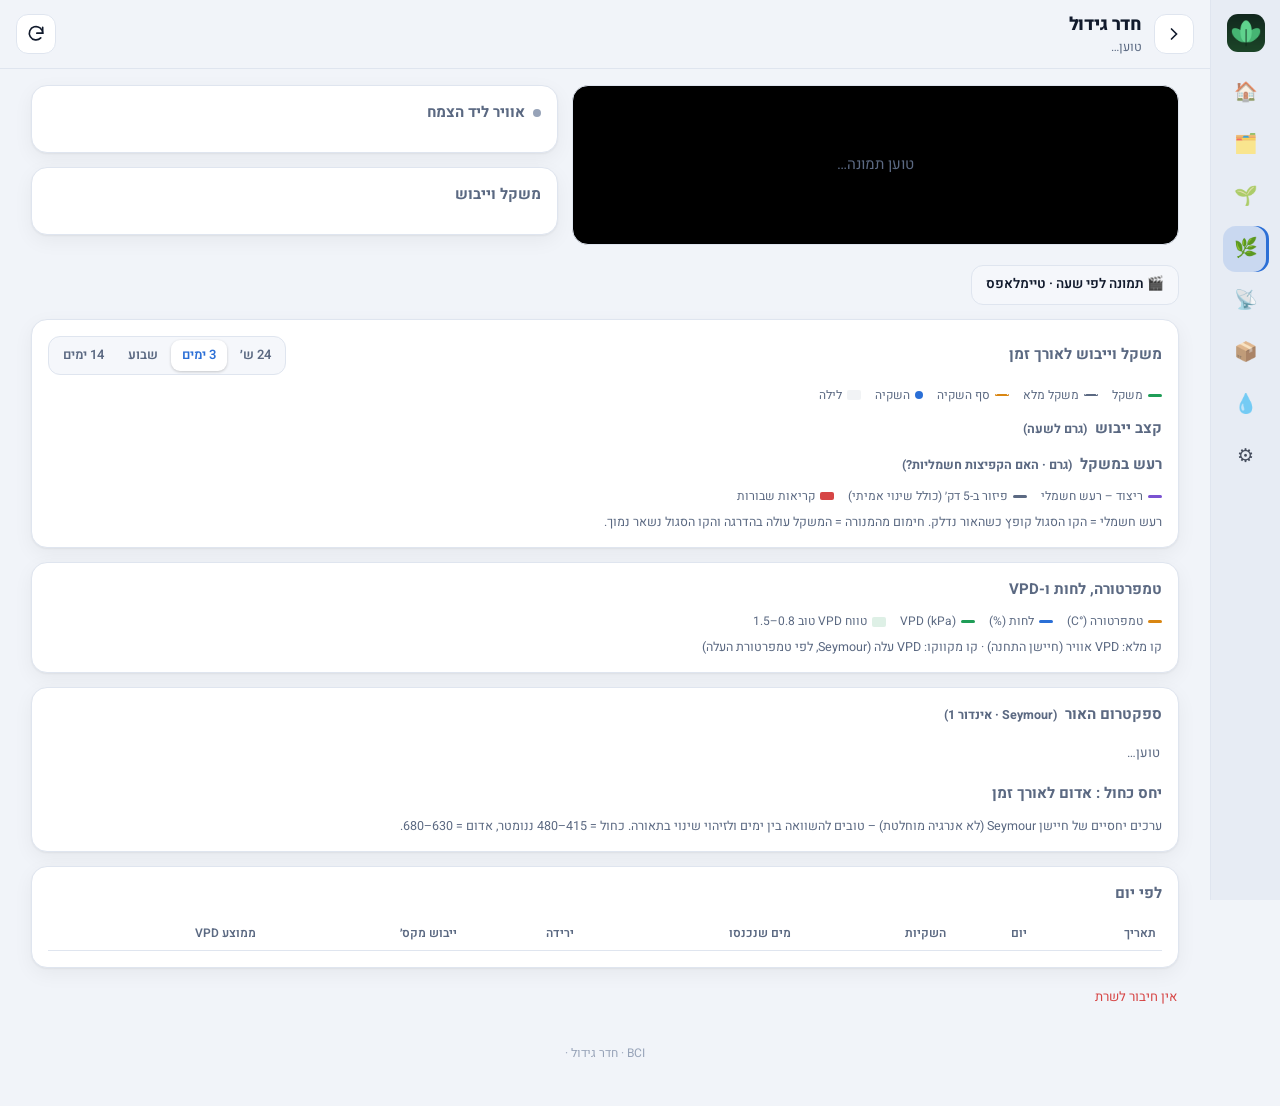
<file: grow.html>
<!doctype html>
<html lang="he" dir="rtl">
<head>
<meta charset="utf-8">
<meta name="viewport" content="width=device-width, initial-scale=1, viewport-fit=cover">
<meta name="theme-color" content="#0d1210">
<title>חדר גידול · BCI</title>
<link rel="manifest" href="manifest.webmanifest">
<link rel="icon" href="icon-192.png">
<link rel="apple-touch-icon" href="icon-192.png">
<link rel="preconnect" href="https://fonts.googleapis.com"><link rel="preconnect" href="https://fonts.gstatic.com" crossorigin>
<link href="https://fonts.googleapis.com/css2?family=Heebo:wght@400;500;600;700;800&display=swap" rel="stylesheet">
<link rel="stylesheet" href="style.css">
</head>
<body>
<header class="top">
  <a class="icon-btn" href="index.html" aria-label="לדשבורד" id="back"></a>
  <div class="t"><h1 id="title">חדר גידול</h1><div class="sub" id="sub">טוען…</div></div>
  <button class="icon-btn" id="refresh" aria-label="רענון"></button>
</header>

<main class="wrap grid">
  <section class="grid two">
    <div>
      <div class="photo" id="photo"><div class="empty">טוען תמונה…</div></div>
      <div class="strip" id="strip"></div>
      <a class="btn" href="photos.html" style="margin-top:8px">🎬 תמונה לפי שעה · טיימלאפס</a>
    </div>
    <div class="grid">
      <div class="card">
        <h2><span class="dot" id="airDot"></span>אוויר ליד הצמח<span class="r" id="airAt"></span></h2>
        <div class="tiles" id="airTiles"></div>
      </div>
      <div class="card">
        <h2>משקל וייבוש<span class="r" id="wAt"></span></h2>
        <div class="tiles" id="wTiles"></div>
      </div>
    </div>
  </section>

  <section class="card">
    <h2>משקל וייבוש לאורך זמן
      <span class="r"><span class="seg" id="range"><button data-d="1">24 ש׳</button><button data-d="3" class="on">3 ימים</button><button data-d="7">שבוע</button><button data-d="14">14 ימים</button></span></span>
    </h2>
    <div class="legend"><span><i style="background:var(--green)"></i>משקל</span><span><i class="dash" style="color:var(--muted)"></i>משקל מלא</span><span><i class="dash" style="color:var(--amber)"></i>סף השקיה</span><span><i style="background:var(--blue);height:8px;width:8px;border-radius:4px"></i>השקיה</span><span><i style="background:var(--night);height:10px"></i>לילה</span></div>
    <div class="chart" id="wChart"></div>
    <h2 style="margin-top:14px">קצב ייבוש <span class="muted small">(גרם לשעה)</span></h2>
    <div class="chart" id="sChart"></div>
    <h2 style="margin-top:14px">רעש במשקל <span class="muted small">(גרם · האם הקפיצות חשמליות?)</span></h2>
    <div class="legend"><span><i style="background:var(--violet)"></i>ריצוד – רעש חשמלי</span><span><i style="background:var(--muted)"></i>פיזור ב-5 דק׳ (כולל שינוי אמיתי)</span><span><i style="background:var(--red);height:8px"></i>קריאות שבורות</span></div>
    <div class="chart" id="nChart"></div>
    <div class="muted small">רעש חשמלי = הקו הסגול קופץ כשהאור נדלק. חימום מהמנורה = המשקל עולה בהדרגה והקו הסגול נשאר נמוך.</div>
  </section>

  <section class="card" id="airCard">
    <h2>טמפרטורה, לחות ו-VPD</h2>
    <div class="legend"><span><i style="background:var(--amber)"></i>טמפרטורה (°C)</span><span><i style="background:var(--blue)"></i>לחות (%)</span><span><i style="background:var(--green)"></i>VPD (kPa)</span><span><i style="background:color-mix(in srgb,var(--green) 15%,transparent);height:10px"></i>טווח VPD טוב 0.8–1.5</span></div>
    <div class="chart" id="aChart"></div>
    <div class="chart" id="vChart" style="margin-top:8px"></div>
    <div class="muted small" style="margin-top:4px">קו מלא: VPD אוויר (חיישן התחנה) · קו מקווקו: VPD עלה (Seymour, לפי טמפרטורת העלה)</div>
  </section>

  <section class="card" id="specCard">
    <h2>ספקטרום האור <span class="muted small">(Seymour · אינדור 1)</span></h2>
    <div id="specNow"><div class="msg">טוען…</div></div>
    <h2 style="margin-top:14px">יחס כחול : אדום לאורך זמן</h2>
    <div class="chart" id="specChart"></div>
    <div class="muted small" style="margin-top:4px">ערכים יחסיים של חיישן Seymour (לא אנרגיה מוחלטת) – טובים להשוואה בין ימים ולזיהוי שינוי בתאורה. כחול = 415–480 ננומטר, אדום = 630–680.</div>
  </section>

  <section class="card">
    <h2>לפי יום</h2>
    <div class="scroll"><table><thead><tr><th>תאריך</th><th class="n">יום</th><th class="n">השקיות</th><th class="n">מים שנכנסו</th><th class="n">ירידה</th><th class="n">ייבוש מקס׳</th><th class="n">VPD ממוצע</th></tr></thead><tbody id="days"></tbody></table></div>
  </section>
  <div class="msg" id="msg"></div>
  <div class="foot">BCI · חדר גידול · <a href="#" id="admin" class="muted">הגדרות מחזור ויישור מצלמות באדמין</a></div>
</main>

<script src="app.js"></script>
<script>
$('back').innerHTML = ICON.back; $('refresh').innerHTML = ICON.refresh;
let G = { cycle: store.get('cycle') || {}, range: +(store.get('range') || 3), grow: null, photos: null, plant: null, pairs: [], frames: {} };
const adminUrl = store.get('adminUrl'); if (adminUrl) $('admin').href = adminUrl; else $('admin').style.display = 'none';

function render() {
  const g = G.grow; if (!g) return;
  const c = G.cycle = g.cycle || {}, P = G.plant = plantNow(g.points || [], c), d = cycleDay(c, Date.now()); G.pts = g.points || [];
  $('title').textContent = (c.name || 'חדר גידול') + (d ? ' · יום ' + d : '');
  // air
  const a = P.airNow, vs = a ? vpdState(a.vpd) : '';
  $('airDot').className = 'dot ' + vs; $('airAt').textContent = a ? ago(a.t) : '';
  $('airTiles').innerHTML = a ? [
    tile('VPD', fmt(a.vpd, 2), 'kPa', vs === 'good' ? 'בטווח הטוב' : a.vpd < 0.8 ? 'לח מדי' : 'יבש מדי', vs + ' big'),
    tile('טמפרטורה', fmt(a.temp, 1), '°C', minmax(P.air, 'temp', 1, '°')),
    tile('לחות', fmt(a.rh, 0), '%', minmax(P.air, 'rh', 0, '%')),
  ].join('') : '<div class="muted small">אין עדיין קריאות מחיישן האוויר</div>';
  // weight
  if (P.w != null) {
    const dbc = P.db >= P.lim ? 'bad' : P.db >= P.lim * 0.8 ? 'warn' : '';
    const pct = Math.max(0, Math.min(100, (P.db || 0) / P.lim * 100));
    const eta = P.eta == null ? '—' : P.eta === 0 ? 'עכשיו' : P.eta < 48 ? hm(P.t + P.eta * 3600000) : '> יומיים';
    $('wAt').textContent = ago(P.t);
    $('wTiles').innerHTML = [
      tile('ייבוש (דרייבק)', fmt(P.db, 1), '%', 'סף השקיה ' + P.lim + '%', dbc + ' big', '<div class="bar ' + dbc + '"><i style="width:' + pct + '%"></i></div>'),
      tile('משקל', fmt(P.w), 'g', 'מלא <span class="num">' + fmt(P.full) + ' g</span>'),
      tile('קצב ייבוש', fmt(P.speed), 'g/h', '3 שעות אחרונות'),
      tile('השקיה הבאה', eta, '', P.eta > 0 && P.eta < 48 ? 'בעוד ' + (P.eta < 1 ? Math.round(P.eta * 60) + ' דק׳' : fmt(P.eta, 1) + ' שע׳') : P.eta === 0 ? 'הגיע לסף' : ''),
      tile('השקיה אחרונה', P.lastIrr ? hm(P.lastIrr.t) : '—', '', P.lastIrr ? ago(P.lastIrr.t) + ' · <span class="num">+' + fmt(P.lastIrr.added) + ' g</span>' : 'עוד לא זוהתה'),
      tile('היום', fmt(P.todayLoss), 'g', P.todayIrr + ' השקיות · ירידה מאז חצות'),
    ].join('');
  } else $('wTiles').innerHTML = '<div class="muted small">אין עדיין קריאות מהמשקל</div>';
  $('sub').textContent = 'עודכן ' + hm(Date.parse(g.now || Date.now())) + (c.start ? ' · התחיל ' + dm(c.start + 'T00:00') : '');
  charts(); days();
  leafLoad(G.range + 1, charts);
}
function minmax(arr, k, d, u) { const d0 = new Date(); d0.setHours(0, 0, 0, 0); const v = arr.filter((p) => p.t >= d0).map((p) => p[k]); return v.length ? 'היום <span class="num">' + fmt(Math.min(...v), d) + '–' + fmt(Math.max(...v), d) + u + '</span>' : ''; }

/* noise of the scale (sent by M5-grow every 5 min): j = jitter (electrical), sd = spread in the 5 min, sp = broken readings */
function noiseChart(t0, t1) {
  const dev = (G.cycle && G.cycle.scale) || 'M5-grow';
  const N = (G.pts || []).filter((p) => p.device === dev && (p.sd != null || p.j != null)).map((p) => ({ t: Date.parse(p.at), sd: p.sd, j: p.j, sp: p.sp })).filter((p) => p.t >= t0).sort((a, b) => a.t - b.t);
  if (!N.length) { $('nChart').innerHTML = '<div class="msg">אין עדיין נתוני רעש</div>'; return; }
  const vals = N.flatMap((p) => [p.sd, p.j]).filter((v) => v != null && isFinite(v)).sort((a, b) => a - b);
  const top = Math.max(2, vals[Math.floor(vals.length * .97)] || 2) * 1.15, spMax = Math.max(1, ...N.map((p) => p.sp || 0));
  chart($('nChart'), { t0, t1, height: 140, tip: true, yl: { min: 0, max: top }, yr: { min: 0, max: spMax * 1.1, fmt: (v) => fmt(v) },
    series: [{ pts: N.map((p) => [p.t, p.sp || 0]), color: 'var(--red)', bars: 5 * 60000, axis: 'r' },
      { pts: N.map((p) => [p.t, p.sd != null ? Math.min(p.sd, top) : null]), color: 'var(--muted)', width: 1.2, gap: 40 * 60000 },
      { pts: N.map((p) => [p.t, p.j != null ? Math.min(p.j, top) : null]), color: 'var(--violet)', width: 2, gap: 40 * 60000 }],
    onHover: (t) => { let b = N[0]; for (const p of N) if (Math.abs(p.t - t) < Math.abs(b.t - t)) b = p; return { t: b.t, v: b.j != null ? Math.min(b.j, top) : b.sd != null ? Math.min(b.sd, top) : null, html: '<b>' + dm(b.t) + ' ' + hm(b.t) + '</b><br>ריצוד <span class="num">' + (b.j != null ? fmt(b.j, 2) : '—') + ' g</span> · פיזור <span class="num">' + (b.sd != null ? fmt(b.sd, 1) : '—') + ' g</span> · שבורות <span class="num">' + (b.sp != null ? b.sp : '—') + '</span>' }; } });
}
/* ---------- light spectrum from Seymour (Indoor 1 climate: 8 colour channels + NIR), read through the server's seyraw ---------- */
const SPEC_DEV = '84901ec0-122a-11f1-b902-5ff1ea8c4cf9';
const SPEC = [['incomingPurple415nm', 415, '#7b2ff7'], ['incomingBlue445nm', 445, '#2f5bff'], ['incomingCyan480nm', 480, '#00b4e6'], ['incomingGreen515nm', 515, '#00c060'],
  ['incomingLime555nm', 555, '#9ccf00'], ['incomingYellow590nm', 590, '#f5c400'], ['incomingOrange630nm', 630, '#ff7a00'], ['incomingRed680nm', 680, '#e0202a']];
const SP = { at: 0, days: 0, p: null, d: null };
function specLoad() {
  const days = Math.min(7, Math.max(1, G.range));
  if (SP.d && days <= SP.days && Date.now() - SP.at < 10 * 60000) { specDraw(); return; }
  if (SP.p) return;
  SP.p = Promise.all([api('action=seyraw&id=' + SPEC_DEV + '&keys=' + SPEC.map((x) => x[0]).join(',') + '&days=' + days), api('action=seyraw&id=' + SPEC_DEV + '&keys=incomingNIR,incomingClear,PAR&days=' + days)])
    .then(([a, b]) => { if (!a.ok) throw new Error(a.error || 'Seymour'); SP.d = Object.assign({}, a.data, b.ok ? b.data : {}); SP.at = Date.now(); SP.days = days; specDraw(); })
    .catch((e) => { $('specNow').innerHTML = '<div class="msg">' + esc(e.message) + '</div>'; }).finally(() => { SP.p = null; });
}
function specDraw() {
  const D = SP.d; if (!D) return;
  // all channels at the same moments: map time -> values (only when the light is on)
  const T = {}; Object.keys(D).forEach((k) => (D[k] || []).forEach(([t, v]) => { (T[t] = T[t] || {})[k] = v; }));
  const rows = Object.keys(T).map(Number).sort((a, b) => a - b).map((t) => ({ t, v: T[t] })).filter((r) => SPEC.every((c) => r.v[c[0]] != null) && (r.v.PAR == null || r.v.PAR > 20));
  if (!rows.length) { $('specNow').innerHTML = '<div class="msg">אין מדידה כשהאור דולק</div>'; $('specChart').innerHTML = ''; return; }
  // "now" = the average of the last 30 minutes with light
  const tl = rows[rows.length - 1].t, last = rows.filter((r) => r.t > tl - 30 * 60000);
  const avg = (k) => last.reduce((a, r) => a + (r.v[k] || 0), 0) / last.length;
  const vals = SPEC.map((c) => avg(c[0])), nir = avg('incomingNIR'), par = avg('PAR'), sum = vals.reduce((a, b) => a + b, 0) || 1;
  const blue = vals[0] + vals[1] + vals[2], green = vals[3] + vals[4], red = vals[5] + vals[6] + vals[7], br = blue / (vals[6] + vals[7] || 1);
  const W = 340, H = 150, bw = 30, gap = (W - 20 - SPEC.length * bw) / (SPEC.length - 1), mx = Math.max(...vals) || 1;
  let svg = '<svg viewBox="0 0 ' + W + ' ' + (H + 34) + '" style="width:100%;max-width:520px;display:block;margin:auto" direction="ltr">';
  SPEC.forEach((c, i) => { const x = 10 + i * (bw + gap), h = vals[i] / mx * (H - 18), y = H - h;
    svg += '<rect x="' + x.toFixed(1) + '" y="' + y.toFixed(1) + '" width="' + bw + '" height="' + h.toFixed(1) + '" rx="3" fill="' + c[2] + '"/>' +
      '<text x="' + (x + bw / 2).toFixed(1) + '" y="' + (y - 4).toFixed(1) + '" text-anchor="middle" font-size="10" fill="var(--ink)">' + Math.round(vals[i] / sum * 100) + '%</text>' +
      '<text x="' + (x + bw / 2).toFixed(1) + '" y="' + (H + 14) + '" text-anchor="middle" font-size="10" fill="var(--muted)">' + c[1] + '</text>'; });
  svg += '<text x="' + (W / 2) + '" y="' + (H + 30) + '" text-anchor="middle" font-size="10" fill="var(--muted)">ננומטר</text></svg>';
  $('specNow').innerHTML = svg + '<div class="tiles" style="margin-top:8px">' +
    tile('כחול', fmt(blue / sum * 100), '%', '415–480') + tile('ירוק', fmt(green / sum * 100), '%', '515–555') + tile('אדום', fmt(red / sum * 100), '%', '590–680') +
    tile('כחול : אדום', fmt(br, 2), '', 'מול אדום 630–680') + tile('PPFD', fmt(par), 'µmol', 'NIR ' + fmt(nir, 1)) + '</div>' +
    '<div class="muted small">ממוצע 30 הדקות האחרונות עם אור · עד ' + hm(tl) + '</div>';
  const t1 = Date.now(), t0 = t1 - G.range * DAY, P = rows.filter((r) => r.t >= t0).map((r) => [r.t, (r.v.incomingPurple415nm + r.v.incomingBlue445nm + r.v.incomingCyan480nm) / ((r.v.incomingOrange630nm + r.v.incomingRed680nm) || 1)]);
  const pv = P.map((p) => p[1]); const lo = Math.min(...pv), hi = Math.max(...pv), pad = Math.max(.02, (hi - lo) * .15);
  chart($('specChart'), { t0, t1, height: 130, tip: true, yl: { min: Math.max(0, lo - pad), max: hi + pad, fmt: (v) => fmt(v, 2) },
    series: [{ pts: P, color: 'var(--blue)', width: 2, gap: 40 * 60000 }],
    onHover: (t) => { let b = P[0]; for (const p of P) if (Math.abs(p[0] - t) < Math.abs(b[0] - t)) b = p; return { t: b[0], v: b[1], html: '<b>' + dm(b[0]) + ' ' + hm(b[0]) + '</b><br>כחול : אדום <span class="num">' + fmt(b[1], 2) + '</span>' }; } });
}
function charts() {
  const P = G.plant; if (!P) return;
  const t1 = Date.now(), t0 = t1 - G.range * DAY, A = P.A, lim = P.lim;
  const pts = A.pts.filter((p) => p.t >= t0);
  if (pts.length) {
    const fulls = pts.map((p) => [p.t, p.full]), lims = pts.map((p) => [p.t, p.full ? p.full * (1 - lim / 100) : null]);
    const vals = pts.map((p) => p.w).concat(lims.map((x) => x[1]).filter((v) => v != null), fulls.map((x) => x[1]));
    let mn = Math.min(...vals), mx = Math.max(...vals); const pad = Math.max(20, (mx - mn) * .08); mn -= pad; mx += pad;
    const fn = pts[pts.length - 1].full || mx;
    chart($('wChart'), { t0, t1, height: 250, tip: true, photos: true, yl: { min: mn, max: mx, fmt: (v) => fmt(v / 1000, 2) + 'k' }, yr: { min: (1 - mn / fn) * 100, max: (1 - mx / fn) * 100, fmt: (v) => v < -.01 ? '' : fmt(v) + '%' },
      series: [{ pts: lims, color: 'var(--amber)', dash: '5 4', step: true, width: 1.3 }, { pts: fulls, color: 'var(--muted)', dash: '2 4', step: true, width: 1.2 }, { pts: pts.map((p) => [p.t, p.w]), color: 'var(--green)', width: 2.2, fill: true, gap: 40 * 60000 }],
      markers: A.ev.filter((e) => e.t >= t0).map((e) => ({ t: e.t, color: 'var(--blue)' })),
      onHover: (t) => { let b = pts[0]; for (const p of pts) if (Math.abs(p.t - t) < Math.abs(b.t - t)) b = p; return { t: b.t, v: b.w, html: '<b>' + dm(b.t) + ' ' + hm(b.t) + '</b><br><span class="num">' + fmt(b.w) + ' g</span> · ייבוש <span class="num">' + fmt(b.db, 1) + '%</span>' }; },
      onClick: (t) => showAt(t) });
    const hours = [], h0 = new Date(t0); h0.setMinutes(0, 0, 0);
    for (let t = h0.getTime(); t < t1; t += 3600000) { const q = quietPts(A, t, t + 3600000), s = q.length >= 6 ? slopeGH(q) : null; hours.push([t, s == null ? null : -s]); }
    const sv = hours.map((h) => h[1]).filter((v) => v != null);
    chart($('sChart'), { t0, t1, height: 120, yl: { min: Math.min(0, ...sv), max: Math.max(10, ...sv) * 1.1 }, series: [{ pts: hours, color: 'var(--green)', bars: 3600000 }] });
  } else { $('wChart').innerHTML = '<div class="msg">אין קריאות בטווח הזה</div>'; $('sChart').innerHTML = ''; }
  noiseChart(t0, t1);
  specLoad();
  const air = P.air.filter((p) => p.t >= t0);
  $('airCard').style.display = air.length ? '' : 'none';
  if (air.length) {
    const tv = air.map((p) => p.temp), hv = air.map((p) => p.rh), vv = air.map((p) => p.vpd), pad = (lo, hi, m) => [lo - Math.max(m, (hi - lo) * .1), hi + Math.max(m, (hi - lo) * .1)];
    const [tl, th] = pad(Math.min(...tv), Math.max(...tv), 1), [hl, hh] = pad(Math.min(...hv), Math.max(...hv), 3);
    const near = (t) => { let b = air[0]; for (const p of air) if (Math.abs(p.t - t) < Math.abs(b.t - t)) b = p; return b; };
    const tipA = (b) => '<b>' + dm(b.t) + ' ' + hm(b.t) + '</b><br><span class="num">' + fmt(b.temp, 1) + '°C · ' + fmt(b.rh) + '% · VPD ' + fmt(b.vpd, 2) + '</span>';
    chart($('aChart'), { t0, t1, height: 190, tip: true, photos: true, yl: { min: tl, max: th, fmt: (v) => fmt(v) + '°' }, yr: { min: hl, max: hh, fmt: (v) => fmt(v) + '%' },
      series: [{ pts: air.map((p) => [p.t, p.rh]), color: 'var(--blue)', axis: 'r', gap: 40 * 60000 }, { pts: air.map((p) => [p.t, p.temp]), color: 'var(--amber)', width: 2.2, gap: 40 * 60000 }],
      onHover: (t) => { const b = near(t); return { t: b.t, v: b.temp, html: tipA(b) }; }, onClick: (t) => showAt(t) });
    const lf = LEAF ? LEAF.pts.filter((p) => p.t >= t0) : [], lv = lf.map((p) => p.v);
    const vl = Math.max(0, Math.min(.6, ...vv, ...lv) - .1), vh = Math.max(1.8, ...vv, ...lv) + .1;
    const nearL = (t) => { let b = null; for (const p of lf) if (Math.abs(p.t - t) <= 45 * 60000 && (!b || Math.abs(p.t - t) < Math.abs(b.t - t))) b = p; return b; };
    chart($('vChart'), { t0, t1, height: 130, tip: true, photos: true, yl: { min: vl, max: vh, fmt: (v) => fmt(v, 1) }, bands: [[.8, 1.5, 'color-mix(in srgb, var(--green) 12%, transparent)']],
      series: [{ pts: air.map((p) => [p.t, p.vpd]), color: 'var(--green)', width: 2.2, gap: 40 * 60000 }, { pts: lf.map((p) => [p.t, p.v]), color: COL_LEAF, width: 1.8, dash: '5 3', gap: 75 * 60000 }],
      onHover: (t) => { const b = near(t), l = nearL(t); return { t: b.t, v: b.vpd, html: tipA(b) + (l ? '<br><span class="num">VPD עלה ' + fmt(l.v, 2) + ' · עלה ' + fmt(l.leaf, 1) + '°</span>' : '') }; } });
  }
}
function days() {
  const P = G.plant, A = P.A, D = {};
  A.pts.forEach((p, i) => { const k = dayKey(p.t), d = D[k] || (D[k] = { t: p.t, lost: 0, db: 0, n: 0, inn: 0, v: [] }); if (p.db != null) d.db = Math.max(d.db, p.db); if (i && p.w < A.pts[i - 1].w && p.t - A.pts[i - 1].t < 40 * 60000) d.lost += A.pts[i - 1].w - p.w; });
  A.ev.forEach((e) => { const d = D[dayKey(e.t)]; if (d) { d.n++; d.inn += e.added; } });
  P.air.forEach((p) => { const d = D[dayKey(p.t)]; if (d) d.v.push(p.vpd); });
  $('days').innerHTML = Object.keys(D).sort().reverse().map((k) => { const d = D[k], cd = cycleDay(G.cycle, d.t), v = d.v.length ? d.v.reduce((a, b) => a + b, 0) / d.v.length : null;
    return '<tr><td>' + dm(d.t) + '</td><td class="n">' + (cd || '—') + '</td><td class="n">' + d.n + '</td><td class="n">' + fmt(d.inn) + ' g</td><td class="n">' + fmt(d.lost) + ' g</td><td class="n">' + fmt(d.db, 1) + '%</td><td class="n">' + fmt(v, 2) + '</td></tr>'; }).join('');
}

/* ---------- photos ---------- */
async function renderPhotos(gp) {
  G.photos = gp;
  const lists = gp.lists || {}, a = (gp.cams || [])[0], b = gp.stitch ? gp.cams[1] : null, L = (dev) => (lists[dev] || []).map((p) => ({ id: p.id, at: p.at, t: Date.parse(p.at) }));
  G.pairs = b ? pairUp(L(a), L(b)) : L(a);
  const n = await newestPhoto(gp);
  if (n) setPhoto(n.src, n.at, n); else $('photo').innerHTML = '<div class="empty">אין עדיין תמונות</div>';
  // one photo a day, nearest to 12:00
  const best = {}; G.pairs.forEach((p) => { const k = dayKey(p.t), h = new Date(p.t).getHours() + new Date(p.t).getMinutes() / 60, dd = Math.abs(h - 12); if (!best[k] || dd < best[k].d) best[k] = { p, d: dd }; });
  const list = Object.keys(best).sort().map((k) => best[k].p);
  $('strip').innerHTML = list.map((p) => '<button data-t="' + p.t + '"><span class="ph"></span>' + (cycleDay(G.cycle, p.t) ? 'יום ' + cycleDay(G.cycle, p.t) : dm(p.t)) + '</button>').join('');
  $('strip').querySelectorAll('button').forEach((x) => x.addEventListener('click', () => showAt(+x.dataset.t, x)));
  $('strip').scrollLeft = -1e6;
  try { const ids = list.flatMap((p) => p.id2 ? [p.id, p.id2] : [p.id]); await frames(ids, 320); const sp = $('strip').querySelectorAll('.ph'); for (let i = 0; i < list.length; i++) { const src = await pairSrc(list[i], 320); if (src && sp[i]) sp[i].style.backgroundImage = 'url(' + src + ')'; } } catch (e) {}
}
function pairUp(A, B) { const out = [], S = B.slice().sort((x, y) => x.t - y.t); let j = 0; A.forEach((p) => { while (j + 1 < S.length && Math.abs(S[j + 1].t - p.t) <= Math.abs(S[j].t - p.t)) j++; if (S[j] && Math.abs(S[j].t - p.t) <= 10 * 60000) out.push({ id: p.id, id2: S[j].id, t: p.t, at: p.at }); }); return out; }
async function frames(ids, w) {
  const need = [...new Set(ids)].filter((id) => !G.frames[w + id]);
  for (let i = 0; i < need.length; i += 20) { const j = await apiPost({ action: 'tlframes', w, items: need.slice(i, i + 20).map((id) => ({ id })) }); (j.frames || []).forEach((f) => { if (f.b64) G.frames[w + f.id] = 'data:image/jpeg;base64,' + f.b64; }); }
}
async function pairSrc(p, w) {
  await frames(p.id2 ? [p.id, p.id2] : [p.id], w);
  const a = G.frames[w + p.id]; if (!p.id2 || !a) return a || null;
  const [A, B] = await Promise.all([loadImg(a), loadImg(G.frames[w + p.id2])]);
  return A ? joinImages(A, B, G.photos.stitch, A.width) : a;
}
function setPhoto(src, at, p) {
  const cd = cycleDay(G.cycle, Date.parse(at));
  $('photo').innerHTML = '<img alt="">' + '<div class="cap"><span>' + dm(at) + ' ' + hm(at) + '</span>' + (cd ? '<span>יום ' + cd + '</span>' : '') + '<span class="r">' + ago(Date.parse(at)) + '</span></div>';
  const img = $('photo').querySelector('img'); img.src = src; img.onclick = () => lightbox(src, dm(at) + ' ' + hm(at), p && p.id ? () => hdSrc(p.id, p.id2, p.stitch || G.photos.stitch) : null);
}
async function showAt(t, btn) {
  if (!G.pairs.length) return;
  let b = G.pairs[0]; for (const p of G.pairs) if (Math.abs(p.t - t) < Math.abs(b.t - t)) b = p;
  $('strip').querySelectorAll('button').forEach((x) => x.classList.toggle('on', x === btn));
  $('photo').scrollIntoView({ behavior: 'smooth', block: 'nearest' });
  const src = await pairSrc(b, 1600).catch(() => null); if (src) setPhoto(src, b.at, b);
}

/* ---------- load ---------- */
async function loadAll() {
  $('refresh').classList.add('spin'); $('msg').textContent = ''; $('msg').className = 'msg';
  const days = Math.max(G.range, 3) + 1; G.loaded = Math.max(G.loaded || 0, days);
  const err = (e, had) => { $('msg').textContent = (had ? 'מוצגים הנתונים האחרונים שנשמרו · ' : '') + e.message; $('msg').className = 'msg err'; };
  await Promise.all([
    cached('grow' + days, 'action=grow&days=' + days, (j) => { G.grow = j; store.set('cycle', j.cycle); render(); }, err),
    cached('growphotos', 'action=growphotos&days=' + Math.max(G.range, 7), (j) => renderPhotos(j), err),
  ]);
  $('refresh').classList.remove('spin');
}
$('range').querySelectorAll('button').forEach((b) => { b.classList.toggle('on', +b.dataset.d === G.range); b.onclick = () => { G.range = +b.dataset.d; store.set('range', G.range); $('range').querySelectorAll('button').forEach((x) => x.classList.toggle('on', x === b)); if (Math.max(G.range, 3) + 1 > (G.loaded || 0)) loadAll(); else { render(); } }; });
$('refresh').onclick = loadAll;
let rt; window.addEventListener('resize', () => { clearTimeout(rt); rt = setTimeout(charts, 200); });
loadAll();
liveRefresh(() => !document.hidden, loadAll);   // every minute, and at once when the app comes back to the screen
</script>
</body>
</html>
</file>
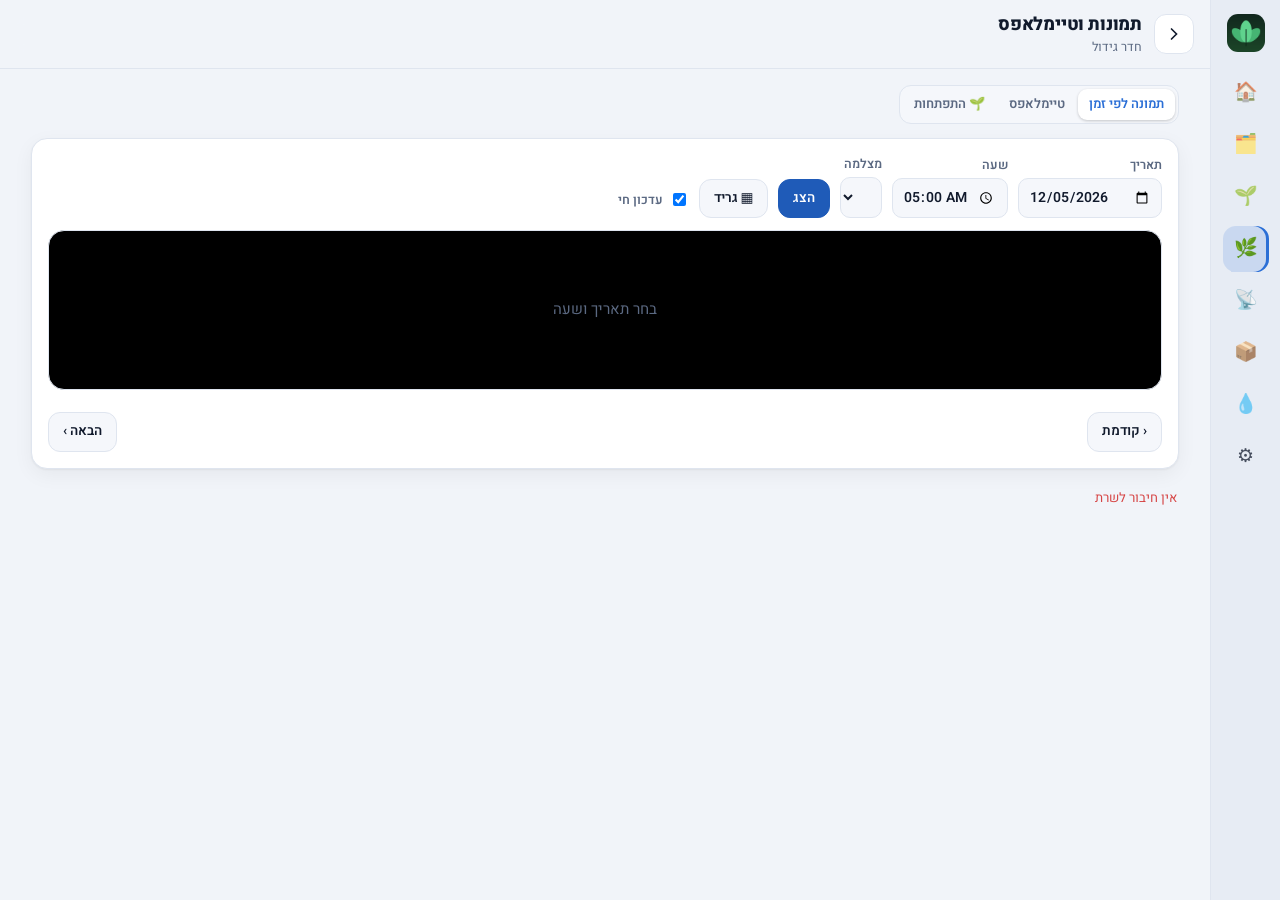
<file: photos.html>
<!doctype html>
<html lang="he" dir="rtl">
<head>
<meta charset="utf-8">
<meta name="viewport" content="width=device-width, initial-scale=1, viewport-fit=cover">
<meta name="theme-color" content="#0d1210">
<title>תמונות וטיימלאפס · BCI</title>
<link rel="manifest" href="manifest.webmanifest">
<link rel="icon" href="icon-192.png">
<link rel="apple-touch-icon" href="icon-192.png">
<link rel="preconnect" href="https://fonts.googleapis.com"><link rel="preconnect" href="https://fonts.gstatic.com" crossorigin>
<link href="https://fonts.googleapis.com/css2?family=Heebo:wght@400;500;600;700;800&display=swap" rel="stylesheet">
<link rel="stylesheet" href="style.css">
</head>
<body>
<header class="top">
  <a class="icon-btn" href="index.html" aria-label="לדשבורד" id="back"></a>
  <div class="t"><h1>תמונות וטיימלאפס</h1><div class="sub" id="sub">חדר גידול</div></div>
</header>

<main class="wrap grid">
  <div class="seg" id="tabs" style="justify-self:start"><button data-t="at" class="on">תמונה לפי זמן</button><button data-t="tl">טיימלאפס</button><button data-t="gr">🌱 התפתחות</button></div>

  <!-- one photo at a chosen time -->
  <section class="card" id="secAt">
    <div class="form">
      <label>תאריך<input type="date" id="aDate"></label>
      <label>שעה<input type="time" id="aTime" step="900"></label>
      <label>מצלמה<select class="cam" id="aCam"></select></label>
      <button class="btn primary" id="aGo">הצג</button>
      <button class="btn" id="aGrid">▦ גריד</button>
      <label class="chk"><input type="checkbox" id="aLive" checked> עדכון חי</label>
    </div>
    <div class="photo" id="aPhoto" style="margin-top:12px"><div class="empty">בחר תאריך ושעה</div></div>
    <div class="tiles" id="aTiles" style="margin-top:12px"></div>
    <div class="row-nav">
      <button class="btn" id="aPrev">‹ קודמת</button>
      <span class="muted small" id="aInfo"></span>
      <button class="btn" id="aNext">הבאה ›</button>
    </div>
  </section>

  <!-- timelapse -->
  <section class="card" id="secTl" hidden>
    <div class="form">
      <label>מתאריך<input type="date" id="tFrom"></label>
      <label>עד<input type="date" id="tTo"></label>
      <label>מצלמה<select class="cam" id="tCam"></select></label>
      <label>תמונות<select id="tMode"><option value="hour">אחת ביום</option><option value="all">כל התמונות</option></select></label>
      <label id="tHourL">בשעה<input type="number" id="tHour" min="0" max="23" value="12"></label>
      <label class="tAll">משעה<input type="time" id="tH0" value="00:00" step="900"></label>
      <label class="tAll">עד שעה<input type="time" id="tH1" value="23:59" step="900"></label>
      <label class="tAll chk"><input type="checkbox" id="tNight" checked> בלי תמונות לילה</label>
      <label>מהירות<select id="tFps"><option value="2">2 בשנייה</option><option value="5" selected>5 בשנייה</option><option value="10">10 בשנייה</option><option value="20">20 בשנייה</option></select></label>
      <label class="chk"><input type="checkbox" id="tData" checked> נתוני סביבה על התמונה</label>
      <button class="btn" id="tGrid">▦ גריד</button>
      <button class="btn primary" id="tGo">טען</button>
    </div>
    <div class="muted small" style="margin-top:6px">"כל התמונות": אפשר לבחור שעות (גם דרך חצות, למשל 18:00–06:00). "בלי תמונות לילה" בודק קודם באילו שעות החדר חשוך ולא מוריד אותן בכלל – הסרטון מוכן הרבה יותר מהר.</div>
    <div class="muted small" id="tMsg" style="margin-top:8px"></div>
    <div class="photo" id="tBox" style="margin-top:12px"><canvas id="tCv" style="width:100%;display:block"></canvas><div class="empty" id="tEmpty">בחר טווח ולחץ "טען"</div></div>
    <div class="row-nav" id="tCtl" hidden>
      <button class="btn primary" id="tPlay">▶ נגן</button>
      <input type="range" id="tSeek" min="0" value="0" style="flex:1">
      <button class="btn" id="tRec">⬇ הורד סרטון</button>
    </div>
  </section>
  <!-- growth index: green cover per grid cell, day against the day before -->
  <section class="card" id="secGr" hidden>
    <div class="form">
      <label>מתאריך<input type="date" id="gFrom"></label>
      <label>עד<input type="date" id="gTo"></label>
      <label>מצלמה<select class="cam" id="gCam"></select></label>
      <label>משעה<input type="time" id="gH0" value="10:00" step="900"></label>
      <label>עד שעה<input type="time" id="gH1" value="15:00" step="900"></label>
      <label>גריד<select id="gN"><option value="3">3×3</option><option value="6" selected>6×6</option><option value="10">10×10</option></select></label>
      <button class="btn primary" id="gGo">חשב</button>
    </div>
    <div class="muted small" style="margin-top:6px">כל יום נמדד מכמה תמונות באותן שעות (אותה זווית אור ועלים), ולוקחים את החציון – כך תמונה אחת חריגה לא מזיזה את המדד. משווים כל יום ליום שלפניו.</div>
    <div class="muted small" id="gMsg" style="margin-top:8px"></div>
    <div id="gOut" hidden>
      <div class="tiles" id="gTiles" style="margin-top:12px"></div>
      <div class="form" style="margin-top:12px">
        <label>יום<select id="gDay"></select></label>
        <div class="seg" id="gMode"><button data-m="rgr" class="on">צמיחה מאתמול</button><button data-m="cov">כיסוי</button><button data-m="mask">מה נספר כצמח</button></div>
      </div>
      <div class="photo" style="margin-top:10px"><canvas id="gCv" style="width:100%;display:block;cursor:pointer"></canvas></div>
      <div class="muted small" style="margin-top:6px" id="gLeg"></div>
      <div class="form" style="margin-top:8px">
        <label style="flex:1 1 220px">רגישות לירוק <input type="range" id="gT" min="5" max="60" value="20"></label>
        <span class="muted small" style="flex:1 1 100%">ב"מה נספר כצמח" הצמחים צבועים בוורוד. אם נספר גם רקע ירוק – הזז ימינה; אם עלים חסרים – שמאלה. לחיצה על משבצת מוציאה אותה מהחישוב (מגש ירוק, שלט, משבצת בלי צמחים).</span>
      </div>
      <h3 style="margin:16px 0 6px">כיסוי וצמיחה יומית</h3>
      <div class="chart" id="gChart"></div>
      <div style="overflow-x:auto;margin-top:10px"><table class="gtab" id="gTab"></table></div>
      <h3 style="margin:16px 0 6px">ייצוא לייעוץ</h3>
      <div class="muted small">סיכום מספרי של כל הטווח: לכל יום כיסוי, צמיחה, סביבה (ממוצע, מינ׳-מקס׳, VPD בשעות האור), השקיות וייבוש, ומטריצה של כל משבצת. מדביקים אותו בשיחה עם Claude ושואלים.</div>
      <div class="links" style="margin-top:8px"><button class="btn primary" id="gCopy">📋 העתק סיכום</button><button class="btn" id="gCsv">⬇ CSV מלא</button></div>
      <textarea id="gTxt" readonly hidden style="width:100%;height:220px;margin-top:8px;direction:ltr;font:12px/1.4 ui-monospace,monospace;background:var(--card2);color:var(--ink);border:1px solid var(--line);border-radius:10px;padding:8px"></textarea>
    </div>
  </section>
  <div class="msg" id="msg"></div>
</main>

<script src="app.js"></script>
<script>
$('back').innerHTML = ICON.back;
const S = { cams: [], st: null, lists: {}, frames: {}, day: [], i: 0, tl: [], k: 0, timer: null };
const cycle = store.get('cycle') || {};
const today = dayKey(Date.now());
const err = (e) => { $('msg').textContent = e.message || String(e); $('msg').className = 'msg err'; };

/* ---------- tabs ---------- */
$('tabs').querySelectorAll('button').forEach((b) => b.onclick = () => {
  $('tabs').querySelectorAll('button').forEach((x) => x.classList.toggle('on', x === b));
  $('secAt').hidden = b.dataset.t !== 'at'; $('secTl').hidden = b.dataset.t !== 'tl'; $('secGr').hidden = b.dataset.t !== 'gr'; store.set('photosTab', b.dataset.t);
});
{ const t = store.get('photosTab'), b = t && $('tabs').querySelector('[data-t="' + t + '"]'); if (b && t !== 'at') b.click(); }

/* ---------- photo lists (the server lists the photos of one camera between two dates) ---------- */
async function camList(dev, from, to, hour) {
  const key = [dev, from, to, hour].join('|');
  if (!S.lists[key]) {
    const j = await api('action=photolist&device=' + encodeURIComponent(dev) + '&from=' + from + '&to=' + to + (hour != null ? '&hour=' + hour : ''));
    S.lists[key] = (j.photos || []).map((p) => ({ id: p.id, at: p.at, t: Date.parse(p.at) }));
  }
  return S.lists[key];
}
// two cameras: each photo of the first one with the photo of the second taken within 10 minutes
function pairUp(A, B) { const out = [], Bs = B.slice().sort((x, y) => x.t - y.t); let j = 0; A.forEach((p) => { while (j + 1 < Bs.length && Math.abs(Bs[j + 1].t - p.t) <= Math.abs(Bs[j].t - p.t)) j++; if (Bs[j] && Math.abs(Bs[j].t - p.t) <= 10 * 60000) out.push({ id: p.id, id2: Bs[j].id, t: p.t, at: p.at }); }); return out; }
async function items(cam, from, to, hour) {
  if (cam !== 'join') return camList(cam, from, to, hour);
  const [A, B] = await Promise.all([camList(S.cams[0], from, to, hour), camList(S.cams[1], from, to, hour)]);
  return pairUp(A, B);
}
async function frames(ids, w, onProgress) {
  const need = [...new Set(ids)].filter((id) => !S.frames[w + id]);
  for (let i = 0; i < need.length; i += 20) {
    const j = await apiPost({ action: 'tlframes', w, items: need.slice(i, i + 20).map((id) => ({ id })) });
    (j.frames || []).forEach((f) => { if (f.b64) S.frames[w + f.id] = 'data:image/jpeg;base64,' + f.b64; });
    if (onProgress) onProgress(Math.min(need.length, i + 20), need.length);
  }
}
async function srcOf(p, w) {
  await frames(p.id2 ? [p.id, p.id2] : [p.id], w);
  const a = S.frames[w + p.id]; if (!p.id2 || !a) return a || null;
  const [A, B] = await Promise.all([loadImg(a), loadImg(S.frames[w + p.id2])]);
  return A ? joinImages(A, B, S.st, A.width) : a;
}
const caption = (p) => { const cd = cycleDay(cycle, p.t); return dm(p.t) + ' · ' + hm(p.t) + (cd ? ' · יום ' + cd : ''); };

/* ---------- one photo at a chosen time ---------- */
async function showAt() {
  const d = $('aDate').value, tm = $('aTime').value || '12:00'; if (!d) return;
  $('msg').textContent = ''; $('aPhoto').innerHTML = '<div class="empty">טוען…</div>'; $('aInfo').textContent = '';
  try {
    S.day = await items($('aCam').value, d, d, null);
    if (!S.day.length) { $('aPhoto').innerHTML = '<div class="empty">אין תמונות בתאריך הזה</div>'; return; }
    const want = new Date(d + 'T' + tm + ':00').getTime();
    S.i = 0; S.day.forEach((p, i) => { if (Math.abs(p.t - want) < Math.abs(S.day[S.i].t - want)) S.i = i; });
    await drawAt();
  } catch (e) { err(e); $('aPhoto').innerHTML = '<div class="empty">לא נטען</div>'; }
}
/* air + weight at the moment of the photo (from the grow-room readings) */
S.grow = {};
async function growAround(t) {
  const days = Math.min(120, Math.ceil((Date.now() - t) / DAY) + 4);
  const key = Object.keys(S.grow).map(Number).filter((d) => d >= days).sort((a, b) => a - b)[0];
  if (key) return S.grow[key];
  const j = await api('action=grow&days=' + days);
  return (S.grow[days] = { P: plantNow(j.points || [], j.cycle || cycle), cycle: j.cycle || cycle });
}
function nearest(arr, t, maxMs) { let b = null; for (const x of arr) if (Math.abs(x.t - t) <= maxMs && (!b || Math.abs(x.t - t) < Math.abs(b.t - t))) b = x; return b; }
/* Seymour (the sensors in the room): temp / humidity and the light (PPFD), 30-minute averages, all sensors averaged */
S.sey = {};
async function seyAround(t) {
  const days = Math.min(60, Math.ceil((Date.now() - t) / DAY) + 2);
  const key = Object.keys(S.sey).map(Number).filter((d) => d >= days).sort((a, b) => a - b)[0];
  if (key) return S.sey[key];
  const j = await api('action=seymour&days=' + days).catch(() => ({ sensors: [] })), by = {};
  (j.sensors || []).forEach((x) => (x.points || []).forEach((p) => { const b = by[p.at] || (by[p.at] = { t: Date.parse(p.at), n: 0, temp: 0, rh: 0, np: 0, ppfd: 0 }); if (p.t != null && p.h != null) { b.n++; b.temp += p.t; b.rh += p.h; } if (p.ppfd != null) { b.np++; b.ppfd += p.ppfd; } if (p.vpdLeaf != null) { b.vl = p.vpdLeaf; b.leaf = p.leaf; } }));
  const pts = Object.values(by).sort((a, b) => a.t - b.t);
  return (S.sey[days] = {
    air: pts.filter((b) => b.n).map((b) => ({ t: b.t, temp: b.temp / b.n, rh: b.rh / b.n, vpd: vpdOf(b.temp / b.n, b.rh / b.n) })),
    ppfd: pts.filter((b) => b.np).map((b) => ({ t: b.t, v: b.ppfd / b.np })),
    leaf: pts.filter((b) => b.vl != null).map((b) => ({ t: b.t, v: b.vl, leaf: b.leaf })),
    hasLight: (j.sensors || []).some((x) => x.ppfdKey), on: (j.sensors || []).length > 0,
  });
}
/** everything known about the room at time t: stage, air (the M5 sensor, else Seymour), PPFD (Seymour) */
function envAt(g, sy, t) {
  const a = nearest(g.P.air, t, 30 * 60000) || (sy ? nearest(sy.air, t, 45 * 60000) : null);
  const p = sy ? nearest(sy.ppfd, t, 45 * 60000) : null, l = sy ? nearest(sy.leaf, t, 45 * 60000) : null;
  return { a, ppfd: p ? p.v : null, vl: l ? l.v : null, leaf: l ? l.leaf : null, po: phaseOf(g.cycle, t) };
}
async function readingsAt(t) {
  $('aTiles').innerHTML = [tile('VPD', '…', 'kPa', ''), tile('טמפ׳ · לחות', '…', '', ''), tile('PPFD', '…', 'µmol', ''), tile('משקל', '…', 'g', ''), tile('ייבוש', '…', '%', '')].join('');
  try {
    const [g, sy] = await Promise.all([growAround(t), seyAround(t)]), E = envAt(g, sy, t), a = E.a, w = nearest(g.P.A.pts, t, 30 * 60000), lim = g.P.lim;
    const dbc = w && w.db != null ? (w.db >= lim ? 'bad' : w.db >= lim * .8 ? 'warn' : '') : '';
    const lastIrr = g.P.A.ev.filter((e) => e.t <= t).pop();
    $('aTiles').innerHTML = [
      tile('VPD', a ? fmt(a.vpd, 2) : '—', 'kPa', a ? 'נמדד ' + hm(a.t) : 'אין מדידה סמוך לתמונה', a ? vpdState(a.vpd) : ''),
      tile('טמפ׳ · לחות', a ? fmt(a.temp, 1) + '°' : '—', a ? fmt(a.rh) + '%' : '', E.po ? phaseText(E.po) : ''),
      tile('VPD עלה', E.vl != null ? fmt(E.vl, 2) : '—', 'kPa', E.vl != null ? 'עלה ' + fmt(E.leaf, 1) + '° · Seymour' : 'אין מדידה סמוך לתמונה', E.vl != null && E.po ? band(E.vl, E.po.ph.vpd, .15) || 'good' : ''),
      tile('PPFD', E.ppfd != null ? fmt(E.ppfd) : '—', 'µmol', E.ppfd != null ? 'Seymour' : sy.hasLight ? 'אין מדידה סמוך לתמונה' : 'לא נמצא חיישן אור ב-Seymour'),
      tile('משקל', w ? fmt(w.w) : '—', 'g', w && w.full ? 'מלא ' + fmt(w.full) + ' g' : ''),
      tile('ייבוש', w && w.db != null ? fmt(w.db, 1) : '—', '%', lastIrr ? 'השקיה אחרונה ' + dm(lastIrr.t) + ' ' + hm(lastIrr.t) : 'סף ' + lim + '%', dbc),
    ].join('');
  } catch (e) { $('aTiles').innerHTML = '<div class="muted small">' + esc(e.message) + '</div>'; }
}
async function drawAt() {
  const p = S.day[S.i]; if (!p) return;
  readingsAt(p.t);
  $('aInfo').textContent = (S.i + 1) + ' / ' + S.day.length + ' ביום הזה';
  const src = await srcOf(p, 1600);
  if (!src) { $('aPhoto').innerHTML = '<div class="empty">התמונה לא נטענה</div>'; return; }
  $('aPhoto').innerHTML = '<img alt=""><div class="cap"><span>' + caption(p) + '</span><span class="r">' + ago(p.t) + '</span></div>';
  const img = $('aPhoto').querySelector('img'); img.src = src; img.onclick = () => lightbox(src, caption(p), () => hdSrc(p.id, p.id2, S.st));
  gridOver($('aPhoto'));
  $('aTime').value = hm(p.t);
}
$('aGo').onclick = showAt;
$('aPrev').onclick = () => { if (S.i > 0) { S.i--; drawAt(); } };
$('aNext').onclick = () => { if (S.i < S.day.length - 1) { S.i++; drawAt(); } };

/* ---------- timelapse ---------- */
const MAXF = 400;
$('tMode').onchange = () => { const one = $('tMode').value === 'hour'; $('tHourL').style.display = one ? '' : 'none'; document.querySelectorAll('.tAll').forEach((el) => { el.style.display = one ? 'none' : ''; }); store.set('tlForm', { mode: $('tMode').value, h0: $('tH0').value, h1: $('tH1').value, night: $('tNight').checked, data: $('tData').checked }); };
['tH0', 'tH1', 'tNight', 'tData'].forEach((id) => $(id).addEventListener('change', $('tMode').onchange));
$('tData').addEventListener('change', () => drawTl());
(() => { const f = store.get('tlForm'); if (f) { $('tMode').value = f.mode || 'hour'; $('tH0').value = f.h0 || '00:00'; $('tH1').value = f.h1 || '23:59'; $('tNight').checked = f.night !== false; $('tData').checked = f.data !== false; } $('tMode').onchange(); })();
const hOf = (t) => { const d = new Date(t); return d.getHours() + d.getMinutes() / 60; };
const hhmm = (v) => { const [a, b] = String(v || '0:0').split(':').map(Number); return a + (b || 0) / 60; };
const inHours = (t, h0, h1) => { const h = hOf(t); return h0 <= h1 ? h >= h0 && h <= h1 : h >= h0 || h <= h1; };
/** how bright a picture is (0–255): the average of a 32×24 copy */
function lumOf(im) { const c = document.createElement('canvas'); c.width = 32; c.height = 24; const x = c.getContext('2d'); x.drawImage(im, 0, 0, 32, 24); const d = x.getImageData(0, 0, 32, 24).data; let s = 0; for (let i = 0; i < d.length; i += 4) s += .299 * d[i] + .587 * d[i + 1] + .114 * d[i + 2]; return s / (d.length / 4); }
const darkLimit = (L) => { const v = L.filter(isFinite).sort((a, b) => a - b); const ref = v.length ? v[Math.floor(v.length * .75)] : 255; return Math.max(18, ref * .35); };
/** finds the hours when the lights are off from a few small photos (one per hour from the first and the last day), so they are never downloaded */
async function darkHours(list) {
  const byH = {}; list.forEach((p) => { const h = new Date(p.t).getHours(); (byH[h] = byH[h] || []).push(p); });
  const sample = []; Object.keys(byH).forEach((h) => { const L = byH[h]; sample.push(L[0]); if (L.length > 1) sample.push(L[L.length - 1]); });
  await frames(sample.map((p) => p.id), 320, (a, n) => { $('tMsg').textContent = 'בודק באילו שעות החדר חשוך… ' + a + ' / ' + n; });
  const lum = await Promise.all(sample.map(async (p) => { const im = await loadImg(S.frames[320 + p.id]); return im ? lumOf(im) : NaN; }));
  const lim = darkLimit(lum), dark = {};
  sample.forEach((p, i) => { const h = new Date(p.t).getHours(); if (!isFinite(lum[i])) return; dark[h] = (dark[h] === undefined ? true : dark[h]) && lum[i] < lim; });
  return { hours: Object.keys(dark).filter((h) => dark[h]).map(Number), lim };
}
const hoursText = (H) => { if (!H.length) return 'אין'; H = H.slice().sort((a, b) => a - b); const r = []; let a = H[0], b = H[0]; for (let i = 1; i <= H.length; i++) { if (H[i] === b + 1) { b = H[i]; continue; } r.push([a, b + 1]); a = b = H[i]; } if (r.length > 1 && r[0][0] === 0 && r[r.length - 1][1] === 24) { r[0][0] = r.pop()[0]; } const f = (h) => String(h % 24).padStart(2, '0') + ':00'; return r.map((x) => f(x[0]) + '–' + f(x[1])).join(', '); };
async function loadTl() {
  stop(); $('msg').textContent = '';
  const from = $('tFrom').value, to = $('tTo').value, hour = $('tMode').value === 'hour' ? +$('tHour').value : null, all = hour == null;
  if (!from || !to || from > to) { $('tMsg').textContent = 'בדוק את התאריכים'; return; }
  $('tMsg').textContent = 'מחפש תמונות…'; $('tCtl').hidden = true;
  try {
    const t0 = new Date(from + 'T00:00:00').getTime();
    const envP = Promise.all([growAround(t0), seyAround(t0)]).catch(() => [null, null]);   // the room data comes in while the photos load
    let list = await items($('tCam').value, from, to, hour), note = [];
    if (!list.length) { $('tMsg').textContent = 'אין תמונות בטווח הזה'; return; }
    if (all) {
      const h0 = hhmm($('tH0').value), h1 = hhmm($('tH1').value);
      list = list.filter((p) => inHours(p.t, h0, h1));
      if (!list.length) { $('tMsg').textContent = 'אין תמונות בשעות האלה'; return; }
    }
    let lim = null;
    if (all && $('tNight').checked) {
      const D = await darkHours(list); lim = D.lim;
      const keep = list.filter((p) => !D.hours.includes(new Date(p.t).getHours()));
      if (keep.length) { note.push('שעות חושך שדולגו: ' + hoursText(D.hours) + ' (' + (list.length - keep.length) + ' תמונות)'); list = keep; }
    }
    if (list.length > MAXF) { const step = list.length / MAXF; list = Array.from({ length: MAXF }, (_, i) => list[Math.floor(i * step)]); note.push('נבחרו ' + MAXF + ' תמונות מפוזרות על הטווח'); }
    const ids = list.flatMap((p) => p.id2 ? [p.id, p.id2] : [p.id]);
    await frames(ids, 640, (a, n) => { $('tMsg').textContent = 'טוען תמונות ' + a + ' / ' + n; });
    $('tMsg').textContent = 'מכין…';
    S.tl = []; let dropped = 0;
    for (const p of list) {
      const src = await srcOf(p, 640), im = await loadImg(src); if (!im) continue;
      if (lim != null && lumOf(im) < lim) { dropped++; continue; }                // a dark photo in an hour that is usually lit
      S.tl.push({ im, p });
    }
    if (dropped) note.push(dropped + ' תמונות חשוכות נוספות הוסרו');
    if (!S.tl.length) { $('tMsg').textContent = 'התמונות לא נטענו'; return; }
    const [g, sy] = await envP;
    S.tl.forEach((f) => { f.env = g ? envAt(g, sy, f.p.t) : null; });
    if ($('tData').checked && sy && !sy.hasLight) note.push(sy.on ? 'לא נמצא חיישן PPFD ב-Seymour' : 'Seymour לא מחובר – אין PPFD');
    const cv = $('tCv'); cv.width = S.tl[0].im.width; cv.height = S.tl[0].im.height;
    $('tEmpty').style.display = 'none'; $('tCtl').hidden = false; $('tSeek').max = S.tl.length - 1;
    $('tMsg').textContent = S.tl.length + ' תמונות · ' + dm(S.tl[0].p.t) + ' – ' + dm(S.tl[S.tl.length - 1].p.t) + ' · ' + (S.tl.length / +$('tFps').value).toFixed(1) + ' שניות' + (note.length ? ' · ' + note.join(' · ') : '');
    S.k = 0; drawTl(); play();
  } catch (e) { err(e); $('tMsg').textContent = ''; }
}
const rr = (x, a, b, w, h, r) => { x.beginPath(); x.moveTo(a + r, b); x.arcTo(a + w, b, a + w, b + h, r); x.arcTo(a + w, b + h, a, b + h, r); x.arcTo(a, b + h, a, b, r); x.arcTo(a, b, a + w, b, r); x.closePath(); };
const STC = { good: '#3ddc97', warn: '#f5b942', bad: '#ff6b6b', '': 'rgba(255,255,255,.25)', off: 'rgba(255,255,255,.25)' };
function drawTl() {
  const f = S.tl[S.k]; if (!f) return;
  const cv = $('tCv'), x = cv.getContext('2d'), W = cv.width, H = cv.height, fs = Math.max(12, Math.round(W / 34)), pad = Math.round(fs * .7);
  x.fillStyle = '#000'; x.fillRect(0, 0, W, H); x.drawImage(f.im, 0, 0, W, H);
  gridCanvas(x, W, H);
  const E = $('tData').checked ? f.env : null, bh = E ? fs * 4.4 : fs * 2.6;
  const g = x.createLinearGradient(0, H - bh, 0, H); g.addColorStop(0, 'rgba(0,0,0,0)'); g.addColorStop(.35, 'rgba(0,0,0,.55)'); g.addColorStop(1, 'rgba(0,0,0,.8)'); x.fillStyle = g; x.fillRect(0, H - bh, W, bh);
  x.fillStyle = '#fff'; x.font = '700 ' + fs + 'px Heebo, sans-serif'; x.textAlign = 'right'; x.direction = 'rtl'; x.textBaseline = 'alphabetic';
  const line1 = dm(f.p.t) + ' · ' + hm(f.p.t) + (E && E.po ? ' · ' + phaseText(E.po) : (cycleDay(cycle, f.p.t) ? ' · יום ' + cycleDay(cycle, f.p.t) : ''));
  x.fillText(line1, W - pad, E ? H - fs * 2.15 : H - pad);
  if (E) {
    const a = E.a, ph = E.po && E.po.ph, items = [
      ['°C', a ? fmt(a.temp, 1) : '—', a && ph ? band(a.temp, ph.temp, 1.5) : ''],
      ['RH', a ? fmt(a.rh) + '%' : '—', a && ph ? band(a.rh, ph.rh, 5) : ''],
      ['VPD', a ? fmt(a.vpd, 2) : '—', a && ph ? band(a.vpd, ph.vpd, .15) : ''],
      ['VPD leaf', E.vl != null ? fmt(E.vl, 2) : '—', E.vl != null && ph ? band(E.vl, ph.vpd, .15) : 'off'],
      ['PPFD', E.ppfd != null ? fmt(E.ppfd) : '—', 'n'],
    ];
    const f2 = Math.round(fs * .92); x.direction = 'ltr'; x.textAlign = 'left';
    let X = W - pad; const y = H - pad - f2 * 1.55, h = f2 * 1.55;
    items.forEach(([k, v, st]) => {
      x.font = '500 ' + Math.round(f2 * .8) + 'px Heebo, sans-serif'; const kw = x.measureText(k).width;
      x.font = '800 ' + f2 + 'px Heebo, sans-serif'; const vw = x.measureText(v).width, w = kw + vw + f2 * 1.2;
      X -= w; rr(x, X, y, w, h, h / 2); x.fillStyle = 'rgba(10,14,20,.6)'; x.fill(); x.lineWidth = Math.max(1.5, f2 / 9); x.strokeStyle = st === 'n' || !a || !ph || st === 'off' ? STC[''] : STC[st || 'good']; x.stroke();
      x.fillStyle = 'rgba(255,255,255,.75)'; x.font = '500 ' + Math.round(f2 * .8) + 'px Heebo, sans-serif'; x.fillText(k, X + f2 * .55, y + h * .68);
      x.fillStyle = '#fff'; x.font = '800 ' + f2 + 'px Heebo, sans-serif'; x.fillText(v, X + f2 * .65 + kw, y + h * .7);
      X -= f2 * .45;
    });
  }
  $('tSeek').value = S.k;
}
function play() {
  stop(); $('tPlay').textContent = '⏸ עצור';
  S.timer = setInterval(() => { S.k = (S.k + 1) % S.tl.length; drawTl(); if (S.rec && S.k === 0) finishRec(); }, 1000 / +$('tFps').value);
}
function stop() { if (S.timer) clearInterval(S.timer); S.timer = null; $('tPlay').textContent = '▶ נגן'; }
$('tGo').onclick = loadTl;
gridBtn($('tGrid'), () => { drawTl(); gridOver($('aPhoto')); });
gridBtn($('aGrid'), () => { drawTl(); gridOver($('aPhoto')); });
$('tPlay').onclick = () => S.timer ? stop() : play();
$('tSeek').oninput = () => { stop(); S.k = +$('tSeek').value; drawTl(); };
$('tFps').onchange = () => { if (S.timer) play(); };
// saves the video: plays it once from the start while recording the picture
$('tRec').onclick = () => {
  if (!window.MediaRecorder || !$('tCv').captureStream) { $('tMsg').textContent = 'הדפדפן הזה לא יודע לשמור סרטון'; return; }
  const type = ['video/mp4', 'video/webm;codecs=vp9', 'video/webm'].find((t) => MediaRecorder.isTypeSupported(t)); if (!type) { $('tMsg').textContent = 'הדפדפן הזה לא יודע לשמור סרטון'; return; }
  const chunks = [], r = new MediaRecorder($('tCv').captureStream(+$('tFps').value), { mimeType: type, videoBitsPerSecond: 4e6 });
  r.ondataavailable = (e) => { if (e.data.size) chunks.push(e.data); };
  r.onstop = () => { const a = document.createElement('a'); a.href = URL.createObjectURL(new Blob(chunks, { type })); a.download = 'timelapse_' + $('tFrom').value + '_' + $('tTo').value + (type.includes('mp4') ? '.mp4' : '.webm'); a.click(); $('tRec').disabled = false; $('tMsg').textContent = 'הסרטון נשמר'; };
  S.rec = r; $('tRec').disabled = true; $('tMsg').textContent = 'מקליט…'; S.k = 0; drawTl(); r.start(); play();
};
function finishRec() { const r = S.rec; S.rec = null; setTimeout(() => r.stop(), 1000 / +$('tFps').value); }

/* ---------- growth index (veg): how much of every grid cell is plant, and how much that grew since the day before ----------
   A pixel is plant when it is clearly greener than red and blue (excess green 2G−R−B above the sensitivity) and not dark.
   Every day: up to 5 lit photos inside the chosen hours → the median per cell. Growth = today's cover / yesterday's cover.
   Being a ratio, it needs no calibration to cm² and an angled camera does not matter (each cell is compared with itself). */
const GI = { cache: store.get('giCache') || {}, res: null, mode: 'rgr', day: null };
const giEx = (n) => (store.get('giEx') || {})[n] || [];
function giSetEx(n, L) { const all = store.get('giEx') || {}; all[n] = L; store.set('giEx', all); }
const isPlant = (r, g, b, T) => 2 * g - r - b > T && g > 35;
function coverCells(im, n, T) {
  const W = Math.min(800, im.width), H = Math.max(1, Math.round(W * im.height / im.width)), c = document.createElement('canvas'); c.width = W; c.height = H;
  const x = c.getContext('2d'); x.drawImage(im, 0, 0, W, H); const d = x.getImageData(0, 0, W, H).data, cnt = new Array(n * n).fill(0), tot = new Array(n * n).fill(0);
  for (let y = 0; y < H; y++) { const cy = Math.min(n - 1, Math.floor(y * n / H)) * n; for (let xx = 0; xx < W; xx++) { const i = (y * W + xx) * 4, k = cy + Math.min(n - 1, Math.floor(xx * n / W)); tot[k]++; if (isPlant(d[i], d[i + 1], d[i + 2], T)) cnt[k]++; } }
  return cnt.map((v, k) => Math.round(v / tot[k] * 10000) / 100);
}
const median = (a) => { const v = a.filter((x) => x != null && isFinite(x)).sort((p, q) => p - q); if (!v.length) return null; const m = v.length >> 1; return v.length % 2 ? v[m] : (v[m - 1] + v[m]) / 2; };
const growPct = (a, b, days) => a != null && b != null && a >= 0.5 && b >= 0.5 ? (Math.pow(a / b, 1 / (days || 1)) - 1) * 100 : null;
function giKeep() { const k = Object.keys(GI.cache); if (k.length > 3000) k.slice(0, k.length - 3000).forEach((x) => delete GI.cache[x]); store.set('giCache', GI.cache); }

async function loadGi() {
  $('msg').textContent = '';
  const from = $('gFrom').value, to = $('gTo').value, n = +$('gN').value, T = +$('gT').value, cam = $('gCam').value;
  if (!from || !to || from > to) { $('gMsg').textContent = 'בדוק את התאריכים'; return; }
  store.set('giForm', { h0: $('gH0').value, h1: $('gH1').value, n, T });
  $('gMsg').textContent = 'מחפש תמונות…';
  try {
    const t0 = new Date(from + 'T00:00:00').getTime(), envP = growAround(t0).catch(() => null);
    const h0 = hhmm($('gH0').value), h1 = hhmm($('gH1').value);
    const list = (await items(cam, from, to, null)).filter((p) => inHours(p.t, h0, h1));
    if (!list.length) { $('gMsg').textContent = 'אין תמונות בשעות האלה בטווח הזה'; return; }
    const byDay = {}; list.forEach((p) => (byDay[dayKey(p.t)] = byDay[dayKey(p.t)] || []).push(p));
    const pick = []; Object.keys(byDay).sort().forEach((d) => { const L = byDay[d], k = Math.min(5, L.length); for (let i = 0; i < k; i++) pick.push(L[Math.floor((i + .5) * L.length / k)]); });
    const key = (p) => p.id + (p.id2 ? '+' + p.id2 : '') + '|' + n + '|' + T;
    const need = pick.filter((p) => !GI.cache[key(p)]);
    if (need.length) await frames(need.flatMap((p) => p.id2 ? [p.id, p.id2] : [p.id]), 640, (a, m) => { $('gMsg').textContent = 'טוען תמונות ' + a + ' / ' + m; });
    let done = 0;
    for (const p of need) {
      const im = await loadImg(await srcOf(p, 640)); done++;
      if (done % 5 === 0) $('gMsg').textContent = 'מנתח ' + done + ' / ' + need.length;
      GI.cache[key(p)] = im && lumOf(im) >= 25 ? coverCells(im, n, T) : 'dark';
    }
    giKeep();
    const g = await envP, days = [];
    Object.keys(byDay).sort().forEach((d) => {
      const C = pick.filter((p) => dayKey(p.t) === d).map((p) => GI.cache[key(p)]).filter((c) => Array.isArray(c));
      if (!C.length) return;
      const cells = C[0].map((_, k) => median(C.map((c) => c[k])));
      const t = new Date(d + 'T12:00:00').getTime(), air = g ? g.P.air.filter((a) => dayKey(a.t) === d && inHours(a.t, 0, 24)) : [];
      const lit = air.filter((a) => inHours(a.t, h0, h1));
      const avg = (L, f) => L.length ? L.reduce((s2, a) => s2 + f(a), 0) / L.length : null;
      const ev = g ? g.P.A.ev.filter((e) => dayKey(e.t) === d) : [], wp = g ? g.P.A.pts.filter((w) => dayKey(w.t) === d && w.db != null) : [];
      const mn = (L, f) => L.length ? Math.min(...L.map(f)) : null, mxx = (L, f) => L.length ? Math.max(...L.map(f)) : null;
      days.push({ d, t, cells, n: C.length, photo: pick.filter((p) => dayKey(p.t) === d).slice(-1)[0], temp: avg(air, (a) => a.temp), rh: avg(air, (a) => a.rh), vpd: avg(lit.length ? lit : air, (a) => a.vpd), po: g ? phaseOf(g.cycle, t) : null,
        tmin: mn(air, (a) => a.temp), tmax: mxx(air, (a) => a.temp), rhmin: mn(air, (a) => a.rh), rhmax: mxx(air, (a) => a.rh), vpdAll: avg(air, (a) => a.vpd), nAir: air.length,
        irr: ev.length, irrG: ev.reduce((s2, e) => s2 + Math.max(0, (e.full || e.peak) - e.before), 0), dbMax: mxx(wp, (w) => w.db) });
    });
    if (!days.length) { $('gMsg').textContent = 'כל התמונות בשעות האלה חשוכות – בחר שעות שבהן האור דולק'; return; }
    GI.res = { days, n, T, cam, h: $('gH0').value + '–' + $('gH1').value, g }; GI.day = days[days.length - 1].d; $('gTxt').hidden = true;
    $('gDay').innerHTML = days.map((x) => '<option value="' + x.d + '">' + dm(x.t) + (x.po ? ' · ' + x.po.stage.name + ' יום ' + x.po.day : '') + '</option>').join(''); $('gDay').value = GI.day;
    $('gMsg').textContent = days.length + ' ימים · ' + pick.length + ' תמונות';
    $('gOut').hidden = false; giSummary(); await giDraw();
  } catch (e) { err(e); $('gMsg').textContent = ''; }
}
/* totals per day without the excluded cells, growth from the day before (per day when a day is missing) */
function giCalc() {
  const R = GI.res, ex = giEx(R.n), use = (k) => !ex.includes(k);
  R.days.forEach((x, i) => {
    x.tot = x.cells.reduce((a, v, k) => use(k) ? a + v : a, 0) / Math.max(1, x.cells.filter((_, k) => use(k)).length);
    const pv = R.days[i - 1], gap = pv ? Math.round((x.t - pv.t) / DAY) : 0;
    x.g = pv ? growPct(x.tot, pv.tot, gap) : null;
    x.cg = x.cells.map((v, k) => pv && use(k) ? growPct(v, pv.cells[k], gap) : null);
    const mg = median(x.cg); x.mg = mg;
    x.slow = mg == null ? [] : x.cg.map((v, k) => v != null && v < mg - Math.max(5, Math.abs(mg) * .5) ? k : -1).filter((k) => k >= 0);
  });
}
function giSummary() {
  giCalc();
  const D = GI.res.days, x = D[D.length - 1], last3 = D.slice(-3).map((y) => y.g).filter((v) => v != null);
  const a3 = last3.length ? last3.reduce((a, b) => a + b, 0) / last3.length : null, sg = (v) => v == null ? '—' : (v > 0 ? '+' : '') + fmt(v, 1);
  const prev3 = D.slice(-6, -3).map((y) => y.g).filter((v) => v != null), p3 = prev3.length ? prev3.reduce((a, b) => a + b, 0) / prev3.length : null;
  $('gTiles').innerHTML = [
    tile('כיסוי ירוק', fmt(x.tot, 1), '%', dm(x.t) + (x.po ? ' · ' + x.po.stage.name + ' יום ' + x.po.day : '')),
    tile('צמיחה מאתמול', sg(x.g), '%', x.g == null ? 'צריך גם את היום שלפני' : 'כיסוי ' + fmt(D[D.length - 2] ? D[D.length - 2].tot : null, 1) + '% → ' + fmt(x.tot, 1) + '%', x.g == null ? '' : x.g < 0 ? 'bad' : ''),
    tile('ממוצע 3 ימים', sg(a3), '%/יום', p3 != null && a3 != null ? (a3 < p3 - 2 ? '↓ מאט – לפני כן ' + sg(p3) + '%' : a3 > p3 + 2 ? '↑ מאיץ – לפני כן ' + sg(p3) + '%' : 'יציב · לפני כן ' + sg(p3) + '%') : ''),
    tile('משבצות מפגרות', x.slow.length, '', x.slow.length ? 'צומחות הרבה פחות מהחציון (' + sg(x.mg) + '%)' : x.mg != null ? 'כל המשבצות צומחות דומה' : '', x.slow.length ? 'warn' : ''),
  ].join('');
  const C = D.filter((y) => y.tot != null), G = D.filter((y) => y.g != null), mx = Math.max(5, ...C.map((y) => y.tot)), gv = G.map((y) => y.g);
  const t0 = D[0].t - DAY / 2, t1 = D[D.length - 1].t + DAY / 2;
  chart($('gChart'), { t0, t1, height: 200, tip: true, yl: { min: 0, max: mx * 1.1, fmt: (v) => fmt(v) + '%' }, yr: { min: Math.min(0, ...gv) * 1.2, max: Math.max(5, ...gv) * 1.2, fmt: (v) => fmt(v) + '%' },
    series: [{ pts: G.map((y) => [y.t - DAY * .3, y.g]), color: 'var(--amber)', axis: 'r', bars: DAY * .6 }, { pts: C.map((y) => [y.t, y.tot]), color: 'var(--green)', width: 2.4 }],
    onHover: (t) => { let b = D[0]; D.forEach((y) => { if (Math.abs(y.t - t) < Math.abs(b.t - t)) b = y; }); return { t: b.t, v: b.tot, html: '<b>' + dm(b.t) + '</b><br>כיסוי <span class="num">' + fmt(b.tot, 1) + '%</span> · צמיחה <span class="num">' + sg(b.g) + '%</span>' + (b.vpd != null ? '<br>VPD <span class="num">' + fmt(b.vpd, 2) + '</span> · ' + fmt(b.temp, 1) + '°' : '') }; },
    onClick: (t) => { let b = D[0]; D.forEach((y) => { if (Math.abs(y.t - t) < Math.abs(b.t - t)) b = y; }); GI.day = b.d; $('gDay').value = b.d; giDraw(); } });
  $('gTab').innerHTML = '<tr><th>יום</th><th>שלב</th><th>כיסוי</th><th>צמיחה</th><th>מפגרות</th><th>טמפ׳</th><th>לחות</th><th>VPD</th><th>תמונות</th></tr>' +
    D.slice().reverse().map((y) => '<tr><td>' + dm(y.t) + '</td><td>' + (y.po ? y.po.stage.name + ' ' + y.po.day : '') + '</td><td>' + fmt(y.tot, 1) + '%</td><td class="' + (y.g != null && y.g < 0 ? 'neg' : '') + '">' + sg(y.g) + (y.g != null ? '%' : '') + '</td><td>' + (y.slow.length || '') + '</td><td>' + fmt(y.temp, 1) + '</td><td>' + fmt(y.rh) + '</td><td>' + fmt(y.vpd, 2) + '</td><td>' + y.n + '</td></tr>').join('');
}
async function giDraw() {
  const R = GI.res; if (!R) return;
  const x = R.days.find((y) => y.d === GI.day) || R.days[R.days.length - 1], n = R.n, ex = giEx(n);
  const im = await loadImg(await srcOf(x.photo, 640)); if (!im) return;
  const cv = $('gCv'), c = cv.getContext('2d'), W = cv.width = im.width, H = cv.height = im.height, cw = W / n, ch = H / n, fs = Math.max(10, Math.round(cw / 5));
  c.drawImage(im, 0, 0);
  if (GI.mode === 'mask') {
    const d = c.getImageData(0, 0, W, H), a = d.data;
    for (let i = 0; i < a.length; i += 4) if (isPlant(a[i], a[i + 1], a[i + 2], R.T)) { a[i] = 255; a[i + 1] = 0; a[i + 2] = 200; } else { a[i] *= .45; a[i + 1] *= .45; a[i + 2] *= .45; }
    c.putImageData(d, 0, 0);
  }
  const mg = x.mg;
  for (let k = 0; k < n * n; k++) {
    const cx = (k % n) * cw, cy = Math.floor(k / n) * ch;
    if (ex.includes(k)) { c.fillStyle = 'rgba(0,0,0,.6)'; c.fillRect(cx, cy, cw, ch); c.strokeStyle = 'rgba(255,255,255,.35)'; c.beginPath(); c.moveTo(cx, cy); c.lineTo(cx + cw, cy + ch); c.stroke(); continue; }
    if (GI.mode === 'rgr') { const v = x.cg[k]; c.fillStyle = v == null ? 'rgba(0,0,0,0)' : x.slow.includes(k) ? 'rgba(255,90,90,.38)' : mg != null && v < mg - Math.max(3, Math.abs(mg) * .25) ? 'rgba(245,185,66,.3)' : 'rgba(61,220,151,.22)'; c.fillRect(cx, cy, cw, ch); }
    if (GI.mode === 'cov') { const v = x.cells[k]; c.fillStyle = 'rgba(61,220,151,' + Math.min(.6, v / 100) + ')'; c.fillRect(cx, cy, cw, ch); }
    const txt = GI.mode === 'cov' || GI.mode === 'mask' ? fmt(x.cells[k], 0) + '%' : x.cg[k] == null ? (x.cells[k] < 0.5 ? '' : '·') : (x.cg[k] > 0 ? '+' : '') + fmt(x.cg[k], 0) + '%';
    if (txt) { c.font = '800 ' + fs + 'px Heebo, sans-serif'; c.textAlign = 'center'; c.textBaseline = 'middle'; c.direction = 'ltr'; c.lineWidth = 3; c.strokeStyle = 'rgba(0,0,0,.7)'; c.strokeText(txt, cx + cw / 2, cy + ch / 2); c.fillStyle = '#fff'; c.fillText(txt, cx + cw / 2, cy + ch / 2); }
  }
  c.strokeStyle = 'rgba(255,255,255,.4)'; c.lineWidth = 1; c.beginPath(); for (let i = 1; i < n; i++) { c.moveTo(i * cw, 0); c.lineTo(i * cw, H); c.moveTo(0, i * ch); c.lineTo(W, i * ch); } c.stroke();
  $('gLeg').innerHTML = GI.mode === 'rgr' ? '🟩 צומחת כרגיל · 🟨 קצת מתחת לחציון · 🟥 מפגרת (הרבה מתחת לחציון ' + (mg != null ? (mg > 0 ? '+' : '') + fmt(mg, 1) + '%' : '') + ') · "·" = אין עם מה להשוות. התמונה: ' + dm(x.photo.t) + ' ' + hm(x.photo.t)
    : GI.mode === 'cov' ? 'כמה אחוז מכל משבצת הוא צמח (חציון של ' + x.n + ' תמונות ביום הזה)' : 'ורוד = נספר כצמח. כוון את הרגישות עד שרק העלים ורודים, ולחץ "חשב" מחדש.';
}
$('gGo').onclick = loadGi;
$('gDay').onchange = () => { GI.day = $('gDay').value; giDraw(); };
$('gMode').querySelectorAll('button').forEach((b) => b.onclick = () => { $('gMode').querySelectorAll('button').forEach((y) => y.classList.toggle('on', y === b)); GI.mode = b.dataset.m; giDraw(); });
$('gT').oninput = () => { if (GI.res && GI.mode === 'mask') { GI.res.T = +$('gT').value; giDraw(); } };
$('gT').onchange = () => { $('gMsg').textContent = 'הרגישות השתנתה – לחץ "חשב" כדי לחשב מחדש עם הרגישות הזו'; };
$('gCv').onclick = (e) => {
  const R = GI.res; if (!R) return; const r = $('gCv').getBoundingClientRect(), n = R.n;
  const k = Math.min(n - 1, Math.floor((e.clientY - r.top) / r.height * n)) * n + Math.min(n - 1, Math.floor((e.clientX - r.left) / r.width * n));
  const L = giEx(n), i = L.indexOf(k); if (i >= 0) L.splice(i, 1); else L.push(k); giSetEx(n, L);
  giSummary(); giDraw();
};
(() => { const f = store.get('giForm'); if (f) { $('gH0').value = f.h0 || '10:00'; $('gH1').value = f.h1 || '15:00'; $('gN').value = String(f.n || 6); $('gT').value = f.T || 20; } })();

/* ---------- export: the numbers in a compact text (to paste into a chat) or a full CSV ---------- */
const f1 = (v, d) => v == null || !isFinite(v) ? '' : (+v).toFixed(d == null ? 1 : d);
function giReport() {
  giCalc();
  const R = GI.res, D = R.days, n = R.n, ex = giEx(n), last = D[D.length - 1], po = last.po, tg = po && po.ph;
  const cell = (k) => 'r' + (Math.floor(k / n) + 1) + 'c' + (k % n + 1);
  const L = [];
  L.push('BCI grow-room growth report · made ' + dayKey(Date.now()) + ' ' + hm(Date.now()));
  L.push('Camera: ' + R.cam + ' | photos analysed per day: up to 5 between ' + R.h + ' (median per cell) | grid ' + n + 'x' + n + ' | green sensitivity (2G-R-B >) ' + R.T);
  L.push('Cover% = share of the cell that is plant pixels (camera at an angle: a relative index, not cm²). Growth% = (cover today / cover previous day)^(1/days) - 1.');
  L.push('Cells: r=row from top, c=column from left. Excluded from totals: ' + (ex.length ? ex.slice().sort((a, b) => a - b).map(cell).join(' ') : 'none'));
  if (po) L.push('Stage now: ' + (po.stage.en || po.stage.name) + (po.ph && po.ph !== po.stage ? ' / ' + (po.ph.en || po.ph.name) : '') + ', day ' + po.day + ', week ' + po.week + (tg ? ' | targets: VPD ' + tg.vpd.join('-') + ' kPa, temp ' + tg.temp.join('-') + ' C, RH ' + tg.rh.join('-') + ' %, dryback ' + tg.db.join('-') + ' %' : ''));
  L.push('');
  L.push('DAILY');
  L.push('date,stage_day,photos,cover%,growth%/d,median_cell_growth%,slow_cells,temp_avg,temp_min,temp_max,rh_avg,rh_min,rh_max,vpd_lit_hours,vpd_24h,irrigations,irrigation_g,dryback_max%');
  D.forEach((x) => L.push([x.d, x.po ? x.po.stage.en + ' ' + x.po.day : '', x.n, f1(x.tot), f1(x.g), f1(x.mg), x.slow.length ? x.slow.map(cell).join(' ') : '', f1(x.temp), f1(x.tmin), f1(x.tmax), f1(x.rh, 0), f1(x.rhmin, 0), f1(x.rhmax, 0), f1(x.vpd, 2), f1(x.vpdAll, 2), x.nAir ? x.irr : '', x.nAir ? f1(x.irrG, 0) : '', f1(x.dbMax)].join(',')));
  const mat = (title, x, vals) => { L.push(''); L.push(title + ' – ' + x.d); for (let r = 0; r < n; r++) L.push('r' + (r + 1) + ': ' + Array.from({ length: n }, (_, c) => { const k = r * n + c; return ex.includes(k) ? 'x' : vals[k] == null ? '.' : f1(vals[k], Math.abs(vals[k]) < 10 ? 1 : 0); }).join(' ')); };
  D.slice(-3).forEach((x) => mat('CELL COVER %', x, x.cells));
  D.slice(-3).forEach((x) => { if (x.cg.some((v) => v != null)) mat('CELL GROWTH % vs previous day', x, x.cg); });
  L.push(''); L.push('(x = excluded cell, . = too little plant to compare)');
  return L.join('\n');
}
function giCsv() {
  giCalc();
  const R = GI.res, n = R.n, ex = giEx(n), rows = [['date', 'cell', 'row', 'col', 'excluded', 'cover%', 'growth%/d', 'day_cover%', 'day_growth%', 'temp_avg', 'rh_avg', 'vpd_lit', 'irrigations', 'dryback_max%']];
  R.days.forEach((x) => x.cells.forEach((v, k) => rows.push([x.d, 'r' + (Math.floor(k / n) + 1) + 'c' + (k % n + 1), Math.floor(k / n) + 1, k % n + 1, ex.includes(k) ? 1 : 0, f1(v, 2), f1(x.cg[k]), f1(x.tot, 2), f1(x.g), f1(x.temp), f1(x.rh, 0), f1(x.vpd, 2), x.nAir ? x.irr : '', f1(x.dbMax)])));
  const a = document.createElement('a'); a.href = URL.createObjectURL(new Blob(['﻿' + rows.map((r) => r.join(',')).join('\n')], { type: 'text/csv;charset=utf-8' }));
  a.download = 'bci_growth_' + R.days[0].d + '_' + R.days[R.days.length - 1].d + '.csv'; document.body.appendChild(a); a.click(); setTimeout(() => { URL.revokeObjectURL(a.href); a.remove(); }, 1000);
}
$('gCopy').onclick = async () => {
  if (!GI.res) return; const t = giReport(); $('gTxt').value = t; $('gTxt').hidden = false;
  try { await navigator.clipboard.writeText(t); $('gCopy').textContent = '✓ הועתק – הדבק בשיחה'; } catch (e) { $('gTxt').select(); $('gCopy').textContent = 'סמן והעתק מהתיבה'; }
  setTimeout(() => { $('gCopy').textContent = '📋 העתק סיכום'; }, 4000);
};
$('gCsv').onclick = () => { if (GI.res) giCsv(); };

/* ---------- live: today's photo follows the newest one, and the readings are read again (every minute) ---------- */
async function live() {
  if (document.hidden || $('secAt').hidden || !$('aLive').checked || $('aDate').value !== dayKey(Date.now())) return;
  const atEnd = !S.day.length || S.i >= S.day.length - 1, d = $('aDate').value, cam = $('aCam').value;
  Object.keys(S.lists).filter((k) => k.includes('|' + d + '|' + d + '|')).forEach((k) => delete S.lists[k]);
  S.grow = {}; S.sey = {};
  try {
    const L = await items(cam, d, d, null); if (!L.length) return;
    const cur = S.day[S.i]; S.day = L;
    S.i = atEnd ? L.length - 1 : Math.max(0, L.findIndex((p) => cur && p.id === cur.id));
    if (atEnd && (!cur || cur.id !== L[L.length - 1].id)) await drawAt(); else { readingsAt(S.day[S.i].t); $('aInfo').textContent = (S.i + 1) + ' / ' + S.day.length + ' ביום הזה'; const c = $('aPhoto').querySelector('.cap .r'); if (c) c.textContent = ago(S.day[S.i].t); }
  } catch (e) {}
}
setInterval(live, 60000);
document.addEventListener('visibilitychange', () => { if (!document.hidden) live(); });

/* ---------- start ---------- */
async function init() {
  $('aDate').value = today; $('aTime').value = String(new Date().getHours()).padStart(2, '0') + ':00';
  $('tTo').value = today; $('tFrom').value = cycle.start || dayKey(Date.now() - 14 * DAY);
  { const g = stageDates(cycle).grow, f = stageDates(cycle).flower; $('gTo').value = today; $('gFrom').value = g && g <= today && !(f && f <= today) ? g : dayKey(Date.now() - 10 * DAY); }
  try {
    const [gp, pl] = await Promise.all([api('action=growphotos&days=1'), api('action=photolist&from=' + today + '&to=' + today)]);
    // every camera that has photos; the joined picture uses the alignment saved in the admin page, or simply camera 1 above camera 2
    const devs = (pl.devices || []).filter((d) => /cam/i.test(d)).sort();
    S.st = gp.stitch || (devs.length > 1 ? { a: devs[0], b: devs[1], dx: 0, dy: 0.75, s: 1, r: 0 } : null);
    S.cams = S.st ? [S.st.a, S.st.b].concat(devs.filter((d) => d !== S.st.a && d !== S.st.b)) : (devs.length ? devs : gp.cams || []);
    const opts = (S.st && S.cams[1] ? '<option value="join">שתי המצלמות מחוברות</option>' : '') + S.cams.map((c) => '<option value="' + esc(c) + '">' + esc(c) + '</option>').join('');
    document.querySelectorAll('select.cam').forEach((s) => { s.innerHTML = opts; });
    showAt();
  } catch (e) { err(e); }
}
init();
</script>
</body>
</html>
</file>
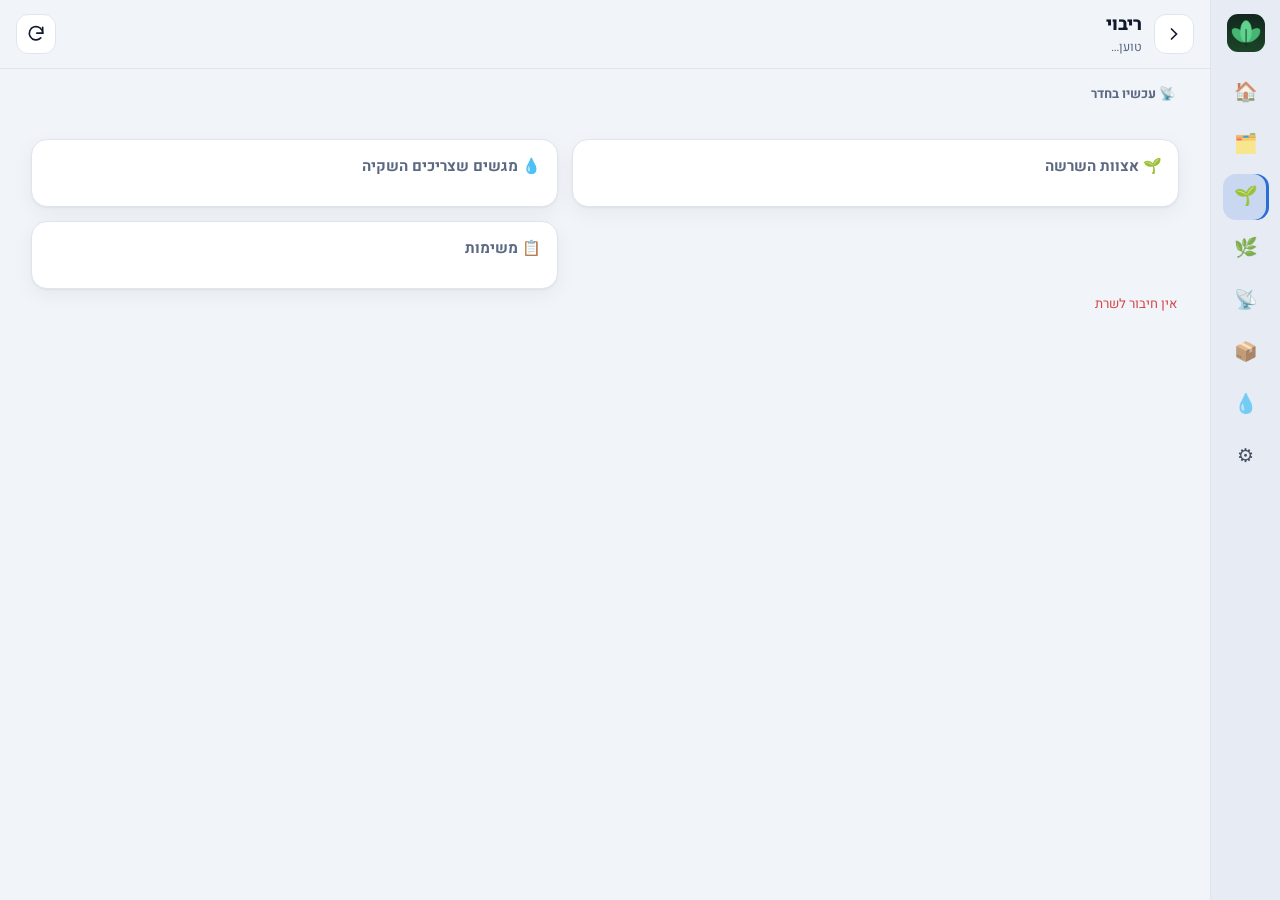
<file: prop.html>
<!doctype html>
<html lang="he" dir="rtl">
<head>
<meta charset="utf-8">
<meta name="viewport" content="width=device-width, initial-scale=1, viewport-fit=cover">
<meta name="theme-color" content="#0d0f12">
<title>ריבוי · BCI</title>
<link rel="manifest" href="manifest.webmanifest">
<link rel="icon" href="icon-192.png">
<link rel="apple-touch-icon" href="icon-192.png">
<link rel="preconnect" href="https://fonts.googleapis.com"><link rel="preconnect" href="https://fonts.gstatic.com" crossorigin>
<link href="https://fonts.googleapis.com/css2?family=Heebo:wght@400;500;600;700;800&display=swap" rel="stylesheet">
<link rel="stylesheet" href="style.css">
</head>
<body>
<header class="top">
  <a class="icon-btn" href="index.html" aria-label="חזרה" id="back"></a>
  <div class="t"><h1>ריבוי</h1><div class="sub" id="sub">טוען…</div></div>
  <button class="icon-btn" id="refresh" aria-label="רענון"></button>
</header>

<main class="wrap">
  <section class="grp" style="margin-top:0"><h2>📡 עכשיו בחדר <span class="r" id="when"></span></h2><div class="tiles" id="tiles"></div></section>
  <div class="links" id="links"></div>

  <div class="grid two" style="margin-top:14px">
    <div class="card"><h2>🌱 אצוות השרשה <span class="r" id="bCount"></span></h2><div class="list" id="batches" style="margin-top:0"></div></div>
    <div style="display:flex;flex-direction:column;gap:14px">
      <div class="card"><h2>💧 מגשים שצריכים השקיה <span class="r" id="wCount"></span></h2><div class="list" id="water" style="margin-top:0"></div></div>
      <div class="card" id="tasksCard"><h2>📋 משימות</h2><div class="list" id="tasks" style="margin-top:0"></div></div>
    </div>
  </div>
  <div class="msg" id="msg"></div>
</main>

<script src="app.js"></script>
<script>
$('refresh').innerHTML = ICON.refresh; $('back').innerHTML = ICON.back;
function render(j) {
  const p = j.prop || {}, cl = j.climate, r = p.round, today = dayKey(Date.now());
  const B = p.batches || [], W = p.water || [], trays = B.reduce((s, b) => s + (b.trays || 0), 0);
  $('sub').textContent = B.length + ' אצוות פעילות · ' + trays + ' מגשים';
  $('when').textContent = cl ? ago(Date.parse(cl.at)) + (cl.source ? ' · ' + cl.source : '') : '';
  $('tiles').innerHTML = [
    tile('VPD', cl ? fmt(cl.vpd, 2) : '—', 'kPa', '', cl ? vpdState(cl.vpd) : ''),
    tile('טמפ׳ · לחות', cl ? fmt(cl.temp, 1) + '°' : '—', cl ? fmt(cl.rh) + '%' : '', p.day ? 'היום <span class="num">' + fmt(p.day.tMin, 1) + '–' + fmt(p.day.tMax, 1) + '°</span>' : ''),
    tile('נשקלו היום', r ? r.weighed : '—', r ? '/ ' + r.active : '', r && r.active ? (r.weighed >= r.active ? 'הסבב הושלם' : 'נשארו ' + (r.active - r.weighed)) : '', r && r.active && r.weighed >= r.active ? 'good' : ''),
    tile('צריכים השקיה', W.length, '', 'מגשים מעל הסף', W.length ? 'warn' : 'good'),
  ].join('');
  $('bCount').textContent = B.length || '';
  $('batches').innerHTML = B.length ? B.map((b) => {
    const day = Math.floor((Date.parse(today) - Date.parse(b.first)) / DAY), pct = b.counted ? b.rooted / b.counted * 100 : null;
    const f = (p.forecasts || []).filter((x) => x.batch === b.name)[0];
    return '<div class="it"><b>' + esc(b.name.replace(/^Batch /, 'אצווה ')) + '</b><span class="muted small">יום ' + day + ' · ' + b.trays + ' מגשים</span><span class="r">' + (pct != null ? 'השרשה <span class="num">' + fmt(pct) + '%</span>' : 'עוד לא נספר') + (f && f.fc != null ? ' · צפי <span class="num">' + fmt(f.fc) + '%</span>' : '') + '</span></div>';
  }).join('') : '<p class="muted small" style="margin:0">אין אצוות פעילות</p>';
  $('wCount').textContent = W.length || '';
  $('water').innerHTML = W.length ? W.map((w) => '<div class="it"><span class="dot warn"></span>מגש ' + esc(w.tray) + ' <span class="muted small">' + esc(w.place) + '</span><span class="r num">' + fmt(w.db, 1) + '%</span></div>').join('') : '<p class="muted small" style="margin:0">אין מגשים מעל הסף</p>';
  const T = p.tasks || [];
  $('tasksCard').hidden = !T.length;
  $('tasks').innerHTML = T.map((t) => '<div class="it">📋 <span class="small">' + esc(t) + '</span></div>').join('');
  const ua = store.get('adminUrl'), uw = store.get('workerUrl');
  $('links').innerHTML = (uw ? '<a class="btn primary" href="' + esc(uw) + '">🧺 פתח סבב שקילה</a>' : '') + (ua ? '<a class="btn" href="' + esc(ua) + '">🌱 ניהול ריבוי (אדמין)</a>' : '') + (!ua || !uw ? '<a class="btn" href="index.html">⚙️ להוספת קישורי האפליקציות – גלגל השיניים בדף הבית</a>' : '');
}
async function loadAll() {
  $('refresh').classList.add('spin'); $('msg').textContent = ''; $('msg').className = 'msg';
  await cached('hub', 'action=hub', render, (e, had) => { $('msg').textContent = (had ? 'מוצגים הנתונים האחרונים שנשמרו · ' : '') + e.message; $('msg').className = 'msg err'; });
  $('refresh').classList.remove('spin');
}
$('refresh').onclick = loadAll;
loadAll();
liveRefresh(() => !document.hidden, loadAll);   // every minute, and at once when the app comes back to the screen
</script>
</body>
</html>
</file>
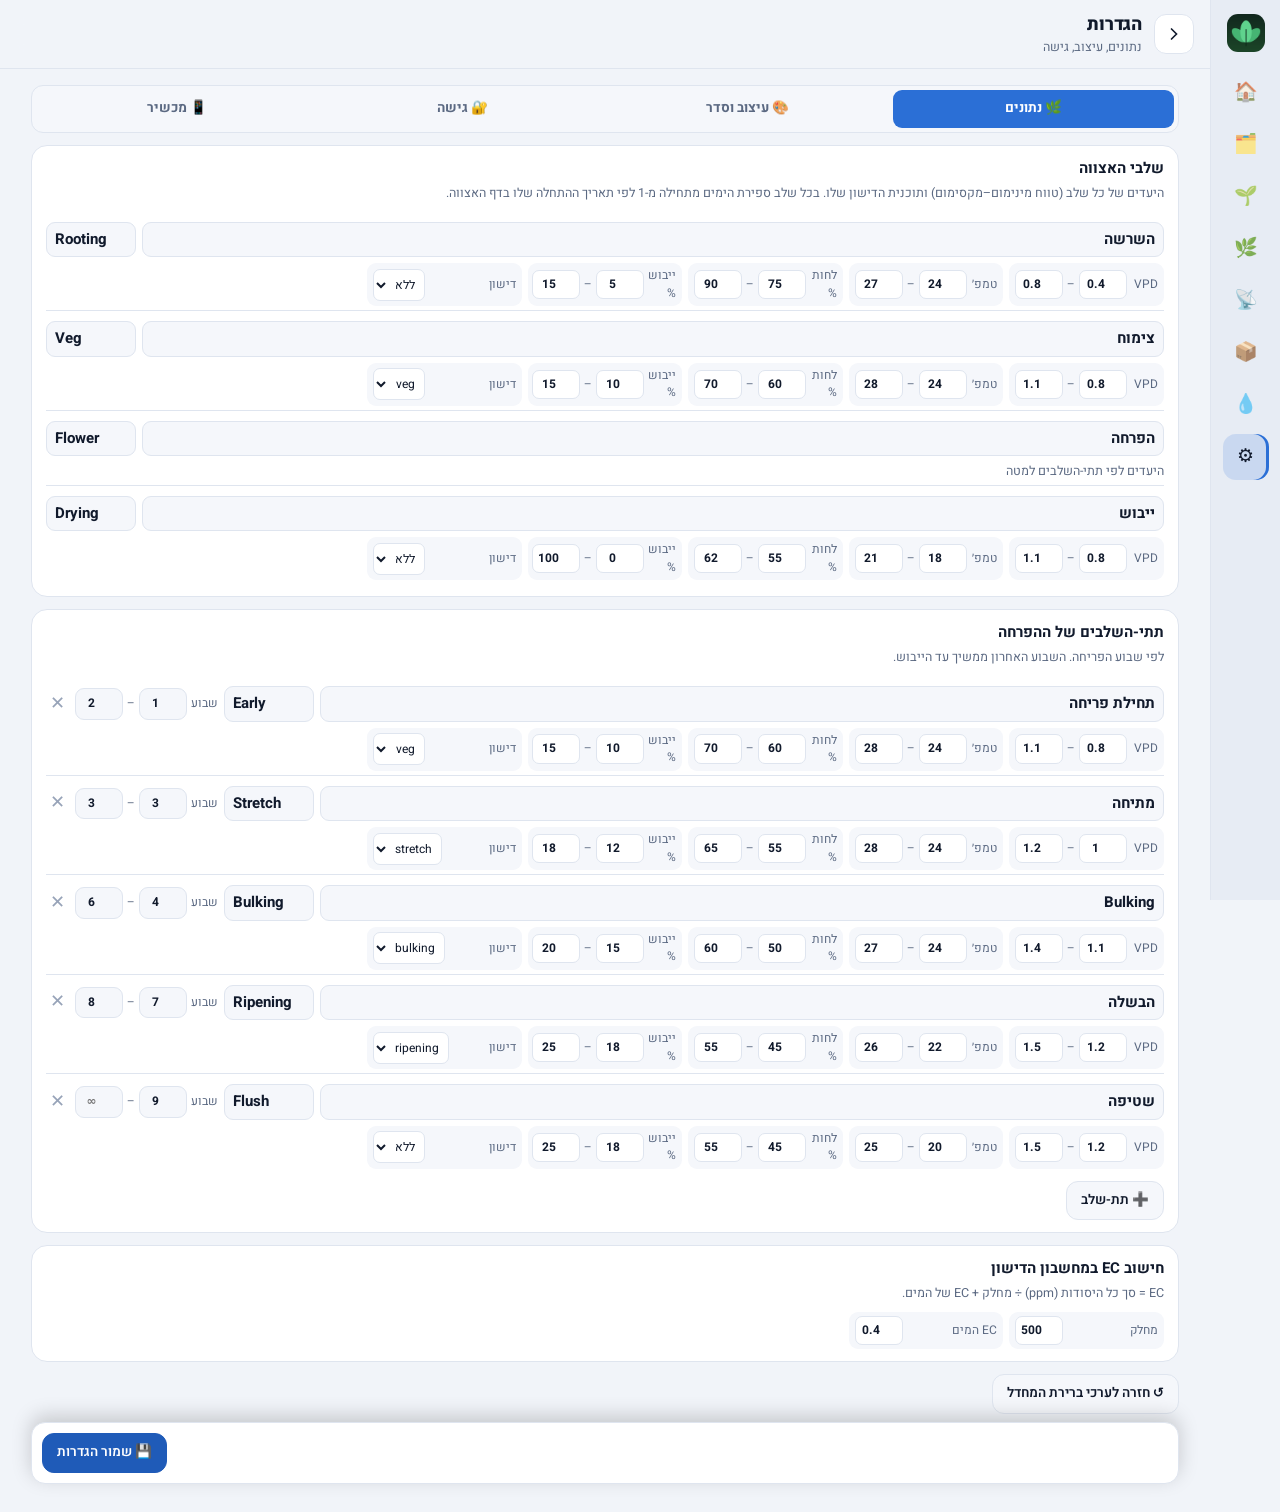
<file: settings.html>
<!doctype html>
<html lang="he" dir="rtl">
<head>
<meta charset="utf-8">
<meta name="viewport" content="width=device-width, initial-scale=1, viewport-fit=cover">
<meta name="theme-color" content="#0a101c">
<title>הגדרות · BCI</title>
<link rel="manifest" href="manifest.webmanifest">
<link rel="icon" href="icon-192.png">
<link rel="apple-touch-icon" href="icon-192.png">
<link rel="preconnect" href="https://fonts.googleapis.com"><link rel="preconnect" href="https://fonts.gstatic.com" crossorigin>
<link href="https://fonts.googleapis.com/css2?family=Heebo:wght@400;500;600;700;800&display=swap" rel="stylesheet">
<link rel="stylesheet" href="style.css">
<style>
  .tabs { display: flex; gap: 4px; background: var(--card2); border: 1px solid var(--line); border-radius: 12px; padding: 4px; margin-bottom: 12px; }
  .tabs button { flex: 1; font: inherit; font-size: calc(13.5px * var(--fs, 1)); font-weight: 700; padding: 9px 2px; border: 0; border-radius: 9px; background: none; color: var(--muted); }
  .tabs button.on { background: var(--accent); color: #fff; }
  .sc { background: var(--card); border: 1px solid var(--line); border-radius: var(--radius); padding: 12px 14px; margin-bottom: 12px; }
  .sc h3 { margin: 0 0 4px; font-size: calc(15px * var(--fs, 1)); }
  .sc > p { margin: 0 0 10px; color: var(--muted); font-size: calc(12.5px * var(--fs, 1)); }
  .st { border-top: 1px solid var(--line); padding: 10px 0 4px; }
  .st:first-of-type { border-top: 0; }
  .st .hd { display: flex; gap: 6px; align-items: center; flex-wrap: wrap; margin-bottom: 6px; }
  .st .hd input { font: inherit; font-weight: 700; color: var(--ink); background: var(--card2); border: 1px solid var(--line); border-radius: 9px; padding: 6px 8px; min-width: 0; }
  .st .hd .nm { flex: 1 1 120px; } .st .hd .en { width: 90px; direction: ltr; }
  .rng { display: grid; grid-template-columns: repeat(auto-fill, minmax(150px, 1fr)); gap: 6px; }
  .rng label { display: flex; align-items: center; gap: 4px; font-size: calc(12px * var(--fs, 1)); color: var(--muted); background: var(--card2); border-radius: 9px; padding: 4px 6px; }
  .rng label span { flex: 1; }
  .rng input, .wk input { width: 48px; font: inherit; font-weight: 700; text-align: center; color: var(--ink); background: var(--card); border: 1px solid var(--line); border-radius: 7px; padding: 5px 2px; direction: ltr; }
  .rng select, .ff select { font: inherit; color: var(--ink); background: var(--card); border: 1px solid var(--line); border-radius: 7px; padding: 5px; max-width: 150px; }
  .wk { display: flex; gap: 4px; align-items: center; font-size: calc(12px * var(--fs, 1)); color: var(--muted); }
  .x { border: 0; background: none; color: var(--faint); font-size: calc(18px * var(--fs, 1)); padding: 0 4px; }
  .ord { display: flex; align-items: center; gap: 8px; padding: 8px 2px; border-top: 1px solid var(--line); }
  .ord:first-of-type { border-top: 0; }
  .ord b { flex: 1; font-size: calc(14px * var(--fs, 1)); } .ord.off b { color: var(--faint); text-decoration: line-through; }
  .ord button { width: 34px; height: 32px; border-radius: 9px; border: 1px solid var(--line); background: var(--card2); color: var(--ink); font-size: calc(14px * var(--fs, 1)); }
  .ord button.eye { width: auto; padding: 0 9px; font-size: calc(12px * var(--fs, 1)); }
  .seg2 { display: flex; gap: 4px; flex-wrap: wrap; }
  .seg2 button { font: inherit; font-size: calc(13px * var(--fs, 1)); font-weight: 700; padding: 8px 14px; border-radius: 10px; border: 1px solid var(--line); background: var(--card2); color: var(--muted); }
  .seg2 button.on { border-color: var(--accent); color: var(--accent); background: color-mix(in srgb, var(--accent) 12%, transparent); }
  .sw { display: flex; gap: 8px; flex-wrap: wrap; align-items: center; }
  .sw button { width: 34px; height: 34px; border-radius: 50%; border: 3px solid transparent; }
  .sw button.on { border-color: var(--ink); }
  .sw input[type=color] { width: 40px; height: 34px; border: 0; background: none; padding: 0; }
  .us { display: flex; gap: 6px; align-items: center; flex-wrap: wrap; padding: 8px 0; border-top: 1px solid var(--line); }
  .us:first-of-type { border-top: 0; }
  .us input, .us select, .ff input { font: inherit; color: var(--ink); background: var(--card2); border: 1px solid var(--line); border-radius: 9px; padding: 8px; min-width: 0; }
  .us .un { flex: 1 1 110px; } .us .up { width: 110px; }
  .chk { display: flex; gap: 8px; flex-wrap: wrap; }
  .chk label { display: flex; gap: 6px; align-items: center; background: var(--card2); border: 1px solid var(--line); border-radius: 10px; padding: 7px 10px; font-size: calc(13px * var(--fs, 1)); }
  .chk input { width: auto; }
  .ff { display: grid; gap: 8px; } .ff label { display: grid; gap: 4px; font-size: calc(12.5px * var(--fs, 1)); color: var(--muted); }
  .savebar { position: sticky; bottom: 0; z-index: 30; display: flex; gap: 8px; align-items: center; flex-wrap: wrap; background: var(--card); border: 1px solid var(--line); border-radius: 14px; padding: 10px; margin-top: 8px; box-shadow: 0 -6px 20px rgba(0,0,0,.18); }
  .savebar .dirty { flex: 1; font-size: calc(12.5px * var(--fs, 1)); color: var(--amber); font-weight: 700; }
  .savebar input { font: inherit; width: 110px; color: var(--ink); background: var(--card2); border: 1px solid var(--line); border-radius: 9px; padding: 8px; letter-spacing: 3px; text-align: center; }
</style>
</head>
<body>
<header class="top">
  <a class="icon-btn" href="index.html" aria-label="חזרה" id="back"></a>
  <div class="t"><h1>הגדרות</h1><div class="sub" id="sub">נתונים, עיצוב, גישה</div></div>
</header>
<main class="wrap">
  <div class="tabs" id="tabs"><button data-t="data" class="on">🌿 נתונים</button><button data-t="look">🎨 עיצוב וסדר</button><button data-t="access">🔐 גישה</button><button data-t="dev">📱 מכשיר</button></div>

  <section id="t-data">
    <div class="sc"><h3>שלבי האצווה</h3><p>היעדים של כל שלב (טווח מינימום–מקסימום) ותוכנית הדישון שלו. בכל שלב ספירת הימים מתחילה מ-1 לפי תאריך ההתחלה שלו בדף האצווה.</p><div id="stages"></div></div>
    <div class="sc"><h3>תתי-השלבים של ההפרחה</h3><p>לפי שבוע הפריחה. השבוע האחרון ממשיך עד הייבוש.</p><div id="subs"></div><div class="links" style="margin-top:8px"><button class="btn" id="addSub">➕ תת-שלב</button></div></div>
    <div class="sc"><h3>חישוב EC במחשבון הדישון</h3><p>EC = סך כל היסודות (ppm) ÷ מחלק + EC של המים.</p>
      <div class="rng"><label><span>מחלק</span><input type="number" step="1" min="100" id="ecDiv"></label><label><span>EC המים</span><input type="number" step="0.05" min="0" id="ecWater"></label></div></div>
    <div class="links"><button class="btn" id="resetRecipe">↺ חזרה לערכי ברירת המחדל</button></div>
  </section>

  <section id="t-look" hidden>
    <div class="sc"><h3>ערכת נושא</h3><div class="seg2" id="theme"></div></div>
    <div class="sc"><h3>צבע ראשי</h3><div class="sw" id="accent"></div></div>
    <div class="sc"><h3>גודל טקסט</h3><div class="seg2" id="size"></div></div>
    <div class="sc"><h3>סדר האזורים</h3><p>בקרוסלה בדף הבית ובסרגל הצד. 👁 = מוצג.</p><div id="o-areas"></div></div>
    <div class="sc"><h3>סדר הכרטיסים בדף הבית</h3><div id="o-home"></div></div>
    <div class="sc"><h3>סדר הכרטיסים בדף האצווה</h3><div id="o-batch"></div></div>
  </section>

  <section id="t-access" hidden>
    <div class="sc"><h3>משתמשים</h3><p>כל עוד אין משתמשים – כל מי שפותח את האפליקציה הוא מנהל. אחרי שמוסיפים משתמש, כל מכשיר צריך להיכנס פעם אחת עם שם וקוד. קוד ריק = הקוד הקודם נשאר.</p>
      <div id="users"></div><div class="links" style="margin-top:8px"><button class="btn" id="addUser">➕ משתמש</button></div></div>
    <div class="sc"><h3>מה עובד רואה</h3><p>האזורים שעובד יכול לפתוח (מנהל רואה הכול; הגדרות – רק מנהל).</p><div class="chk" id="wpages"></div></div>
    <div class="sc"><h3>המכשיר הזה</h3><p id="me"></p><div class="links"><button class="btn" id="out" hidden>יציאה / החלפת משתמש</button></div>
      <p class="muted small" style="margin-top:10px">הקוד מגן על ההגדרות ועל מה שעובדים רואים באפליקציה. הוא לא מצפין את הנתונים עצמם.</p></div>
  </section>

  <section id="t-dev" hidden>
    <div class="sc"><h3>קישורים לאפליקציות</h3><p>נשמרים רק במכשיר הזה.</p>
      <div class="ff"><label>דף ניהול ריבוי (אדמין)<input id="uAdmin" dir="ltr"></label><label>אפליקציית העובד (סבב שקילה)<input id="uWorker" dir="ltr"></label><label>CannaFlow (ניהול)<input id="uMgmt" dir="ltr"></label></div>
      <div class="links" style="margin-top:8px"><button class="btn" id="saveLinks">שמור קישורים</button></div></div>
  </section>

  <div class="savebar" id="bar"><span class="dirty" id="dirty"></span><input id="pin" type="password" inputmode="numeric" placeholder="קוד מנהל" autocomplete="off" hidden><button class="btn primary" id="save">💾 שמור הגדרות</button></div>
  <div class="msg" id="msg"></div>
</main>
<script src="app.js"></script>
<script>
$('back').innerHTML = ICON.back;
const say = (t, bad) => { $('msg').textContent = t || ''; $('msg').className = 'msg' + (bad ? ' err' : ''); };
const clone = (o) => JSON.parse(JSON.stringify(o));
// the working copy of everything on this page
const D = {
  stages: clone(STAGES), subs: clone(RECIPE),
  fert: Object.assign({ ecDiv: 500, ecWater: 0.4 }, SET.fert || {}),
  look: Object.assign({ theme: 'auto', accent: '', size: 'normal' }, SET.look || {}),
  layout: clone(SET.layout || {}),
  users: clone(SET.users || []), workerPages: clone(SET.workerPages || ['mgmt', 'prop', 'batch']),
};
let dirty = false, PIN = '';
const mark = () => { dirty = true; $('dirty').textContent = 'יש שינויים שלא נשמרו'; };
let PROGS = (store.get('fert.data') || {}).programs || (store.get('fertsrv') || {}).programs || [];
api('action=fert').then((j) => { if (j.programs) { PROGS = j.programs; renderData(); } }).catch(() => {});

/* ---------- tabs ---------- */
function showTab(t) { ['data', 'look', 'access', 'dev'].forEach((k) => $('t-' + k).hidden = k !== t); $('tabs').querySelectorAll('button').forEach((b) => b.classList.toggle('on', b.dataset.t === t)); $('bar').hidden = t === 'dev'; store.set('set.tab', t); }
$('tabs').onclick = (e) => { const b = e.target.closest('button'); if (b) showTab(b.dataset.t); };

/* ---------- data: stages + sub-phases ---------- */
const RANGES = [['vpd', 'VPD', 0.05], ['temp', 'טמפ׳', 0.5], ['rh', 'לחות %', 1], ['db', 'ייבוש %', 1]];
function rangesHtml(o, path) {
  return '<div class="rng">' + RANGES.map(([k, n, st]) => '<label><span>' + n + '</span><input type="number" step="' + st + '" data-p="' + path + '" data-k="' + k + '" data-i="0" value="' + ((o[k] || [])[0] ?? '') + '" aria-label="' + n + ' מינימום">–<input type="number" step="' + st + '" data-p="' + path + '" data-k="' + k + '" data-i="1" value="' + ((o[k] || [])[1] ?? '') + '" aria-label="' + n + ' מקסימום"></label>').join('') +
    '<label><span>דישון</span><select data-p="' + path + '" data-k="fert"><option value="">ללא</option>' + PROGS.map((p) => '<option value="' + esc(p.id) + '"' + (p.id === o.fert ? ' selected' : '') + '>' + esc(p.name) + '</option>').join('') + (o.fert && !PROGS.some((p) => p.id === o.fert) ? '<option value="' + esc(o.fert) + '" selected>' + esc(o.fert) + '</option>' : '') + '</select></label></div>';
}
function renderData() {
  if ($('t-data').contains(document.activeElement) && document.activeElement.tagName === 'INPUT' && document.activeElement.type !== 'number') return;
  $('stages').innerHTML = D.stages.map((s, i) => '<div class="st"><div class="hd"><input class="nm" data-p="stages.' + i + '" data-k="name" value="' + esc(s.name) + '" aria-label="שם השלב"><input class="en" data-p="stages.' + i + '" data-k="en" value="' + esc(s.en) + '" aria-label="שם באנגלית"></div>' +
    (s.id === 'flower' ? '<p class="muted small" style="margin:0">היעדים לפי תתי-השלבים למטה</p>' : rangesHtml(s, 'stages.' + i)) + '</div>').join('');
  $('subs').innerHTML = D.subs.map((s, i) => '<div class="st"><div class="hd"><input class="nm" data-p="subs.' + i + '" data-k="name" value="' + esc(s.name) + '" aria-label="שם תת-השלב"><input class="en" data-p="subs.' + i + '" data-k="en" value="' + esc(s.en) + '" aria-label="שם באנגלית">' +
    '<span class="wk">שבוע<input type="number" step="1" min="1" data-p="subs.' + i + '" data-k="from" value="' + s.from + '" aria-label="משבוע">–<input type="number" step="1" min="1" data-p="subs.' + i + '" data-k="to" value="' + (s.to >= 99 ? '' : s.to) + '" placeholder="∞" aria-label="עד שבוע"></span>' +
    (D.subs.length > 1 ? '<button class="x" data-del="' + i + '" aria-label="מחק">✕</button>' : '') + '</div>' + rangesHtml(s, 'subs.' + i) + '</div>').join('');
  $('ecDiv').value = D.fert.ecDiv; $('ecWater').value = D.fert.ecWater;
}
const target = (path) => { const [k, i] = path.split('.'); return D[k][+i]; };
$('t-data').addEventListener('input', (e) => {
  const el = e.target, p = el.dataset.p; if (!p) { if (el.id === 'ecDiv' || el.id === 'ecWater') { D.fert[el.id] = el.value === '' ? null : Number(el.value); mark(); } return; }
  const o = target(p), k = el.dataset.k;
  if (k === 'name' || k === 'en' || k === 'fert') o[k] = el.value;
  else if (k === 'from') o.from = Math.max(1, Number(el.value) || 1);
  else if (k === 'to') o.to = el.value === '' ? 99 : Math.max(o.from || 1, Number(el.value) || 1);
  else { o[k] = o[k] || [null, null]; o[k][+el.dataset.i] = el.value === '' ? null : Number(el.value); }
  mark();
});
$('t-data').addEventListener('change', (e) => { if (e.target.tagName === 'SELECT') { target(e.target.dataset.p).fert = e.target.value; mark(); } });
$('subs').addEventListener('click', (e) => { const b = e.target.closest('[data-del]'); if (!b) return; D.subs.splice(+b.dataset.del, 1); mark(); renderData(); });
$('addSub').onclick = () => { const last = D.subs[D.subs.length - 1] || { to: 0 }; const from = Math.min(last.to >= 99 ? (last.from || 1) + 1 : last.to + 1, 30); D.subs.push(Object.assign(clone(last), { id: 's' + Date.now().toString(36), name: 'תת-שלב חדש', en: 'New', from, to: 99, fert: '' })); if (last.to >= 99 && D.subs.length > 1) D.subs[D.subs.length - 2].to = from - 1; mark(); renderData(); };
$('resetRecipe').onclick = () => { D.stages = clone(RECIPE_DEFAULT.stages); D.subs = clone(RECIPE_DEFAULT.subs); D.fert = { ecDiv: 500, ecWater: 0.4 }; mark(); renderData(); say('הוחזרו ערכי ברירת המחדל – לחץ שמור כדי שיישארו'); };

/* ---------- look + order ---------- */
const ACCENTS = ['#3b8cff', '#2bb673', '#22c3e6', '#9d8cff', '#f5b942', '#ff7a59', '#e5537a'];
function renderLook() {
  const L = D.look;
  $('theme').innerHTML = [['auto', 'אוטומטי'], ['dark', 'כהה'], ['light', 'בהיר']].map(([k, n]) => '<button data-v="' + k + '" class="' + (L.theme === k ? 'on' : '') + '">' + n + '</button>').join('');
  $('size').innerHTML = [['normal', 'רגיל'], ['large', 'גדול'], ['xl', 'גדול מאוד']].map(([k, n]) => '<button data-v="' + k + '" class="' + (L.size === k ? 'on' : '') + '">' + n + '</button>').join('');
  $('accent').innerHTML = ACCENTS.map((c) => '<button data-v="' + c + '" style="background:' + c + '" class="' + ((L.accent || '#3b8cff') === c ? 'on' : '') + '" aria-label="' + c + '"></button>').join('') + '<input type="color" id="accC" value="' + (L.accent || '#3b8cff') + '" aria-label="צבע אחר">';
  const ord = (key, items) => {
    const cur = D.layout[key] || [], pos = (id) => { const i = cur.findIndex((x) => x.id === id); return i < 0 ? 99 + items.findIndex((x) => x[0] === id) : i; };
    const L2 = items.slice().sort((a, b) => pos(a[0]) - pos(b[0])).map(([id, n]) => ({ id, n, hide: !!(cur.find((x) => x.id === id) || {}).hide }));
    D.layout[key] = L2.map((x) => ({ id: x.id, hide: x.hide }));
    $('o-' + key).innerHTML = L2.map((x, i) => '<div class="ord' + (x.hide ? ' off' : '') + '" data-key="' + key + '" data-i="' + i + '"><b>' + esc(x.n) + '</b><button data-m="-1" aria-label="למעלה"' + (i ? '' : ' disabled') + '>▲</button><button data-m="1" aria-label="למטה"' + (i < L2.length - 1 ? '' : ' disabled') + '>▼</button><button class="eye" data-h="1">' + (x.hide ? 'מוסתר' : '👁 מוצג') + '</button></div>').join('');
  };
  ord('areas', AREAS.filter((a) => a.id !== 'home' && a.id !== 'set').map((a) => [a.id, a.icon + ' ' + a.name]));
  ord('home', LAYOUTS.home); ord('batch', LAYOUTS.batch);
}
const previewLook = () => { const keep = SET.look; SET.look = D.look; applyLook(); SET.look = keep; };
$('theme').onclick = (e) => { const b = e.target.closest('button'); if (!b) return; D.look.theme = b.dataset.v; mark(); renderLook(); previewLook(); };
$('size').onclick = (e) => { const b = e.target.closest('button'); if (!b) return; D.look.size = b.dataset.v; mark(); renderLook(); previewLook(); };
$('accent').onclick = (e) => { const b = e.target.closest('button'); if (!b) return; D.look.accent = b.dataset.v === '#3b8cff' ? '' : b.dataset.v; mark(); renderLook(); previewLook(); };
$('accent').oninput = (e) => { if (e.target.id === 'accC') { D.look.accent = e.target.value; mark(); previewLook(); } };
$('t-look').addEventListener('click', (e) => {
  const b = e.target.closest('.ord button'); if (!b) return; const row = b.closest('.ord'), key = row.dataset.key, i = +row.dataset.i, L = D.layout[key];
  if (b.dataset.h) L[i].hide = !L[i].hide; else { const j = i + Number(b.dataset.m); [L[i], L[j]] = [L[j], L[i]]; }
  mark(); renderLook();
});

/* ---------- access ---------- */
function renderAccess() {
  $('users').innerHTML = D.users.length ? D.users.map((u, i) => '<div class="us" data-i="' + i + '"><input class="un" data-k="name" value="' + esc(u.name) + '" placeholder="שם"><select data-k="role"><option value="manager"' + (u.role === 'manager' ? ' selected' : '') + '>מנהל</option><option value="worker"' + (u.role !== 'manager' ? ' selected' : '') + '>עובד</option></select><input class="up" data-k="pin" type="password" inputmode="numeric" autocomplete="new-password" maxlength="8" placeholder="' + (u.id && !u.isNew ? 'קוד (ללא שינוי)' : 'קוד חדש') + '" value="' + esc(u.pin || '') + '"><button class="x" data-del="' + i + '" aria-label="מחק">✕</button></div>').join('') : '<p class="muted small">אין משתמשים – כולם מנהלים.</p>';
  $('wpages').innerHTML = AREAS.filter((a) => a.id !== 'home' && a.id !== 'set').map((a) => '<label><input type="checkbox" value="' + a.id + '"' + (D.workerPages.indexOf(a.id) >= 0 ? ' checked' : '') + '>' + a.icon + ' ' + a.name + '</label>').join('');
  $('me').textContent = !hasUsers() ? 'אין משתמשים מוגדרים – המכשיר פתוח לכולם.' : USER ? 'מחובר: ' + USER.name + ' (' + (USER.role === 'manager' ? 'מנהל' : 'עובד') + ')' : 'לא מחובר';
  $('out').hidden = !USER;
}
$('users').addEventListener('input', (e) => { const r = e.target.closest('.us'); if (!r) return; D.users[+r.dataset.i][e.target.dataset.k] = e.target.value; mark(); });
$('users').addEventListener('click', (e) => { const b = e.target.closest('[data-del]'); if (!b) return; D.users.splice(+b.dataset.del, 1); mark(); renderAccess(); });
$('addUser').onclick = () => { D.users.push({ id: 'u' + Date.now().toString(36), name: '', role: D.users.some((u) => u.role === 'manager') ? 'worker' : 'manager', pin: '', isNew: true }); mark(); renderAccess(); };
$('wpages').onchange = () => { D.workerPages = [...$('wpages').querySelectorAll('input:checked')].map((i) => i.value); mark(); };
$('out').onclick = signOut;

/* ---------- this device ---------- */
$('uAdmin').value = store.get('adminUrl') || ''; $('uWorker').value = store.get('workerUrl') || ''; $('uMgmt').value = store.get('mgmtUrl') || '';
$('saveLinks').onclick = () => { store.set('adminUrl', $('uAdmin').value.trim()); store.set('workerUrl', $('uWorker').value.trim()); store.set('mgmtUrl', $('uMgmt').value.trim()); say('הקישורים נשמרו במכשיר הזה'); };

/* ---------- save ---------- */
$('pin').hidden = !hasUsers();
$('save').onclick = async () => {
  // checks first
  for (const u of D.users) { if (!u.name.trim()) return say('לכל משתמש צריך שם', true); if ((u.isNew || !SET.users || !SET.users.some((x) => x.id === u.id)) && !/^\d{4,8}$/.test(u.pin || '')) return say('קוד של ' + (u.name || 'משתמש חדש') + ': 4–8 ספרות', true); if (u.pin && !/^\d{4,8}$/.test(u.pin)) return say('קוד: 4–8 ספרות', true); }
  if (D.users.length && !D.users.some((u) => u.role === 'manager')) return say('צריך לפחות מנהל אחד', true);
  const subs = D.subs.slice().sort((a, b) => a.from - b.from); for (let i = 1; i < subs.length; i++) if (subs[i].from <= subs[i - 1].to && subs[i - 1].to < 99) return say('השבועות של "' + subs[i - 1].name + '" ו-"' + subs[i].name + '" חופפים', true);
  subs[subs.length - 1].to = 99;
  for (const s of D.stages.concat(subs)) for (const [k] of RANGES) if (s[k] && s[k][0] != null && s[k][1] != null && s[k][0] > s[k][1]) return say('ב"' + s.name + '" המינימום גדול מהמקסימום', true);
  const pin = $('pin').value || PIN;
  if (hasUsers() && !pin) { $('pin').focus(); return say('הקלד קוד מנהל כדי לשמור', true); }
  $('save').disabled = true; say('שומר…');
  try {
    const firstMgr = !hasUsers() && D.users.find((u) => u.role === 'manager');
    const r = await apiPost({ action: 'saveappsettings', pin, recipe: { stages: D.stages, subs }, look: D.look, layout: D.layout, fert: D.fert, users: D.users.map((u) => ({ id: u.id, name: u.name.trim(), role: u.role, pin: u.pin || '' })), workerPages: D.workerPages });
    SET = r; store.set('appset', r); PIN = pin; $('pin').value = '';
    if (firstMgr) { USER = { id: firstMgr.id, name: firstMgr.name.trim(), role: 'manager' }; store.set('user', USER); }   // the one who created the first manager stays signed in here
    D.users = clone(r.users || []); dirty = false; $('dirty').textContent = ''; $('pin').hidden = !hasUsers();
    applyLook(); renderAccess(); say('ההגדרות נשמרו ✓ – הן חלות בכל המכשירים (בטלפונים אחרים אחרי רענון)');
  } catch (e) { say('לא נשמר – ' + e.message, true); }
  $('save').disabled = false;
};
window.addEventListener('beforeunload', (e) => { if (dirty) { e.preventDefault(); e.returnValue = ''; } });

renderData(); renderLook(); renderAccess(); showTab(store.get('set.tab') || 'data');
</script>
</body>
</html>
</file>
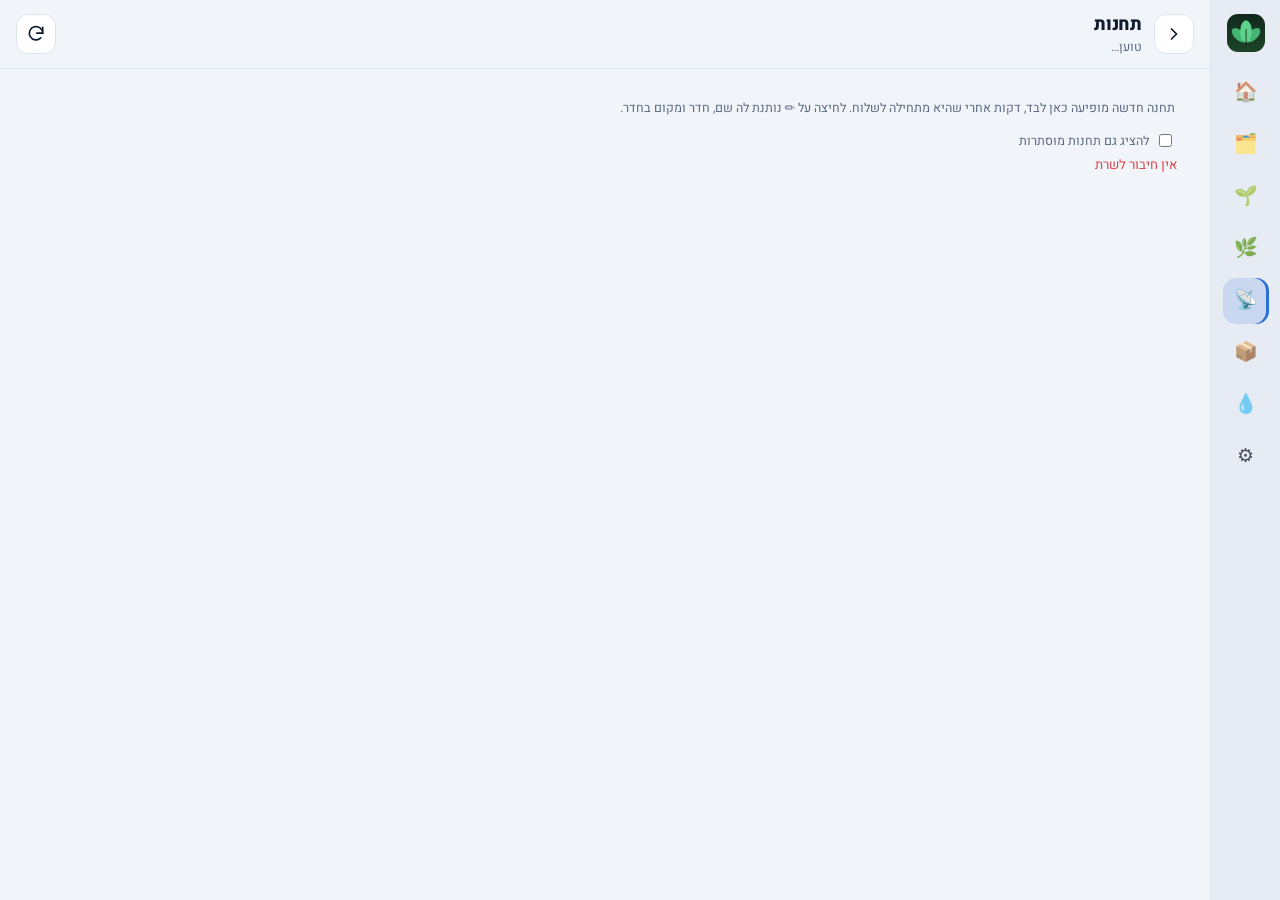
<file: stations.html>
<!doctype html>
<html lang="he" dir="rtl">
<head>
<meta charset="utf-8">
<meta name="viewport" content="width=device-width, initial-scale=1, viewport-fit=cover">
<meta name="theme-color" content="#0a101c">
<title>תחנות · BCI</title>
<link rel="manifest" href="manifest.webmanifest">
<link rel="icon" href="icon-192.png">
<link rel="apple-touch-icon" href="icon-192.png">
<link rel="preconnect" href="https://fonts.googleapis.com"><link rel="preconnect" href="https://fonts.gstatic.com" crossorigin>
<link href="https://fonts.googleapis.com/css2?family=Heebo:wght@400;500;600;700;800&display=swap" rel="stylesheet">
<link rel="stylesheet" href="style.css">
<style>
  .rmh { margin: 18px 4px 8px; font-size: calc(14px * var(--fs, 1)); font-weight: 800; color: var(--muted); display: flex; gap: 8px; align-items: center; }
  .st { background: var(--card); border: 1px solid var(--line); border-radius: var(--radius); padding: 12px 14px; margin-bottom: 10px; }
  .st.off { border-color: color-mix(in srgb, var(--red) 50%, var(--line)); }
  .st h3 { margin: 0; font-size: calc(16px * var(--fs, 1)); display: flex; gap: 8px; align-items: center; flex-wrap: wrap; }
  .st h3 small { color: var(--muted); font-weight: 500; font-size: calc(12px * var(--fs, 1)); }
  .st h3 .r { margin-inline-start: auto; font-weight: 500; font-size: calc(12px * var(--fs, 1)); color: var(--muted); }
  .st.off h3 .r { color: var(--red); }
  .st .tiles { grid-template-columns: repeat(auto-fill, minmax(105px, 1fr)); gap: 8px; margin-top: 10px; }
  .st .tile { min-height: 70px; padding: 9px 10px; } .st .tile .v { font-size: calc(21px * var(--fs, 1)); }
  .st .ed { margin-top: 10px; border-top: 1px solid var(--line); padding-top: 10px; }
  .st .ed .form input { width: 130px; }
  .st .id { direction: ltr; unicode-bidi: plaintext; font-size: calc(11.5px * var(--fs, 1)); color: var(--muted); }
  .linkbtn { background: none; border: 0; color: var(--accent); font: inherit; font-size: calc(12.5px * var(--fs, 1)); font-weight: 700; padding: 0; cursor: pointer; }
</style>
</head>
<body>
<header class="top">
  <a class="icon-btn" href="index.html" aria-label="חזרה" id="back"></a>
  <div class="t"><h1>תחנות</h1><div class="sub" id="sub">טוען…</div></div>
  <button class="icon-btn" id="refresh" aria-label="רענון"></button>
</header>

<main class="wrap">
  <div id="list"></div>
  <p class="muted small" style="margin:14px 4px">תחנה חדשה מופיעה כאן לבד, דקות אחרי שהיא מתחילה לשלוח. לחיצה על ✏️ נותנת לה שם, חדר ומקום בחדר.</p>
  <label class="muted small" style="display:flex;gap:6px;align-items:center;margin:0 4px"><input type="checkbox" id="showHidden"> להציג גם תחנות מוסתרות</label>
  <div class="msg" id="msg"></div>
</main>

<script src="app.js"></script>
<script>
$('refresh').innerHTML = ICON.refresh; $('back').innerHTML = ICON.back;
/* what the Culception RS485 sensors send (4 values): known IDs get names, the rest are shown raw */
/* an EC sensor shows a raw number; checked against a Bluelab pen in two solutions it gets a correction: EC = a × raw + b */
const calV = (c, raw) => c && isFinite(raw) ? c.a * raw + (c.b || 0) : null;
const ecTiles = (id) => (v, c) => { const ec = calV(c, v[0]); return [['EC', ec != null ? fmt(Math.max(0, ec), 2) : fmt(v[0], 2), ec != null ? 'mS/cm' : '', ec != null ? 'מכויל · גולמי ' + fmt(v[0], 2) : 'לא מכויל · מכשיר ' + id], ['טמפ׳ EC', fmt(v[1], 1), '°C', 'מכשיר ' + id]]; };
const SENSOR = {
  1:  { name: 'קרינה', tiles: (v) => [['PPFD', fmt(v[0], 0), 'µmol', 'חיישן קרינה'], ['LUX', fmt(v[1], 0), '', 'full ' + fmt(v[2], 0) + ' · IR ' + fmt(v[3], 0)]] },
  12: { name: 'EC', ec: true, tiles: ecTiles(12) },
  14: { name: 'EC', ec: true, tiles: ecTiles(14) },
};
let DATA = null, editing = null;
const OFF_MIN = 20;                                         // no data for 20 minutes = the station is shown as off

function card(s) {
  const lastT = s.last ? Date.parse(s.last) : 0, off = !lastT || Date.now() - lastT > OFF_MIN * 60000;
  const T = [];
  if (s.w != null) T.push(tile('משקל', fmt(s.w, 0), 'g', s.wAt ? hm(Date.parse(s.wAt)) : ''));
  if (s.t != null) {
    const v = vpdOf(s.t, s.h);
    T.push(tile('טמפ׳', fmt(s.t, 1), '°C', ''), tile('לחות', fmt(s.h, 0), '%', ''), tile('VPD', fmt(v, 2), 'kPa', '', vpdState(v)));
  }
  Object.keys(s.sensors || {}).sort((a, b) => a - b).forEach((id) => {
    const x = s.sensors[id], def = SENSOR[id];
    if (def) def.tiles(x.v, (s.cal || {})[id]).forEach((t) => T.push(tile(t[0], t[1], t[2], t[3])));
    else T.push(tile('מכשיר ' + id, x.v.map((n) => fmt(n, 2)).join(' · '), '', ''));
  });
  const title = s.name || s.id;
  const ed = editing === s.id ? '<div class="ed"><div class="form">' +
    '<label>שם<input id="eName" value="' + esc(s.name) + '" placeholder="למשל: שולחן 3"></label>' +
    '<label>חדר<input id="eRoom" value="' + esc(s.room) + '" placeholder="למשל: אינדור 1"></label>' +
    '<label>מקום בחדר<input id="eSpot" value="' + esc(s.spot) + '" placeholder="למשל: שורה 2, מזרח"></label>' +
    '<label style="flex-direction:row;align-items:center;gap:6px"><input type="checkbox" id="eHide"' + (s.hidden ? ' checked' : '') + '> הסתר</label>' +
    Object.keys(s.sensors || {}).filter((id) => SENSOR[id] && SENSOR[id].ec).map((id) => { const c = (s.cal || {})[id], raw = s.sensors[id].v[0];
      return '<div style="flex:1 1 100%;margin-top:6px"><b class="small">כיול EC – מכשיר ' + id + '</b> <span class="muted small">' + (c ? 'עכשיו: EC = ' + fmt(c.a, 3) + ' × גולמי ' + (c.b < 0 ? '− ' : '+ ') + fmt(Math.abs(c.b), 3) + (c.note ? ' (' + esc(c.note) + ')' : '') : 'לא מכויל') + '</span>' +
        '<div class="muted small" style="margin:4px 0">מכניסים את החיישן לשתי תמיסות שונות (למשל מי ברז ותמיסת דישון), ובכל אחת רושמים את הקריאה הגולמית (עכשיו ' + fmt(raw, 3) + ') ואת מה שה-Bluelab מראה.</div>' +
        '<div class="form">' + [['r1', 'גולמי 1'], ['t1', 'Bluelab 1'], ['r2', 'גולמי 2'], ['t2', 'Bluelab 2']].map((f) => '<label>' + f[1] + '<input type="number" step="0.001" data-cal="' + id + '" data-f="' + f[0] + '" style="width:90px"></label>').join('') +
        '<label style="flex-direction:row;align-items:center;gap:6px"><input type="checkbox" data-calclear="' + id + '"> בטל כיול</label></div></div>'; }).join('') +
    '<button class="btn primary" onclick="save(\'' + esc(s.id) + '\')">שמור</button><button class="btn" onclick="editing=null;render()">ביטול</button></div></div>' : '';
  return '<div class="st' + (off ? ' off' : '') + '"><h3>📡 ' + esc(title) + (s.spot ? ' <small>' + esc(s.spot) + '</small>' : '') +
    ' <button class="linkbtn" onclick="editing=\'' + esc(s.id) + '\';render()" aria-label="עריכה">✏️</button>' +
    '<span class="r">' + (lastT ? (off ? '⚠ ' : '') + ago(lastT) : 'עוד לא שלחה') + '</span></h3>' +
    (s.name ? '<div class="id">' + esc(s.id) + '</div>' : '') +
    (T.length ? '<div class="tiles">' + T.join('') + '</div>' : '<p class="muted small" style="margin:8px 0 0">אין נתונים ב-3 הימים האחרונים</p>') + ed + '</div>';
}
function render() {
  if (!DATA) return;
  const all = DATA.stations || [], show = all.filter((s) => !s.hidden || $('showHidden').checked);
  const on = all.filter((s) => s.last && Date.now() - Date.parse(s.last) <= OFF_MIN * 60000).length;
  $('sub').textContent = all.length + ' תחנות · ' + on + ' פעילות';
  const rooms = {};
  show.forEach((s) => { (rooms[s.room || 'בלי חדר'] = rooms[s.room || 'בלי חדר'] || []).push(s); });
  const names = Object.keys(rooms).sort((a, b) => a === 'בלי חדר' ? 1 : b === 'בלי חדר' ? -1 : a.localeCompare(b, 'he'));
  $('list').innerHTML = names.length ? names.map((r) => '<div class="rmh">🏠 ' + esc(r) + ' <span class="muted small">' + rooms[r].length + '</span></div>' + rooms[r].map(card).join('')).join('')
    : '<p class="muted">עדיין אין תחנות ששלחו נתונים.</p>';
}
async function save(id) {
  const body = { action: 'savestation', id, name: $('eName').value.trim(), room: $('eRoom').value.trim(), spot: $('eSpot').value.trim(), hidden: $('eHide').checked };
  // calibration: two points (raw, true) → a, b; nothing typed = keep what is there
  const st = (DATA.stations || []).find((x) => x.id === id) || {}, cal = Object.assign({}, st.cal || {}); let touched = false;
  for (const sid of new Set([...document.querySelectorAll('[data-cal]')].map((e) => e.dataset.cal))) {
    const g = (f) => { const el = document.querySelector('[data-cal="' + sid + '"][data-f="' + f + '"]'); return el && el.value !== '' ? Number(el.value) : null; };
    const clr = document.querySelector('[data-calclear="' + sid + '"]');
    if (clr && clr.checked) { delete cal[sid]; touched = true; continue; }
    const r1 = g('r1'), t1 = g('t1'), r2 = g('r2'), t2 = g('t2');
    if ([r1, t1, r2, t2].every((x) => x == null)) continue;
    if ([r1, t1, r2, t2].some((x) => x == null || !isFinite(x)) || Math.abs(r1 - r2) < 0.05) { $('msg').textContent = 'כיול מכשיר ' + sid + ': צריך את כל ארבעת המספרים, משתי תמיסות שונות'; $('msg').className = 'msg err'; return; }
    const a = (t1 - t2) / (r1 - r2), b = t1 - a * r1;
    cal[sid] = { a: Math.round(a * 10000) / 10000, b: Math.round(b * 10000) / 10000, note: fmt(r1, 2) + '→' + fmt(t1, 2) + ', ' + fmt(r2, 2) + '→' + fmt(t2, 2) + ' · ' + dm(Date.now()) }; touched = true;
  }
  if (touched) body.cal = cal;
  $('msg').textContent = 'שומר…'; $('msg').className = 'msg';
  try { DATA = await apiPost(body); store.set('stations', DATA); editing = null; render(); $('msg').textContent = 'נשמר ✓'; }
  catch (e) { $('msg').textContent = e.message; $('msg').className = 'msg err'; }
}
async function loadAll() {
  if (editing) return;                                      // do not wipe a form that is being filled in
  $('refresh').classList.add('spin'); $('msg').textContent = ''; $('msg').className = 'msg';
  await cached('stations', 'action=stations', (j) => { DATA = j; render(); }, (e, had) => { $('msg').textContent = (had ? 'מוצגים הנתונים האחרונים שנשמרו · ' : '') + e.message; $('msg').className = 'msg err'; });
  $('refresh').classList.remove('spin');
}
$('showHidden').onchange = render;
$('refresh').onclick = () => { editing = null; loadAll(); };
loadAll();
liveRefresh(() => !document.hidden, loadAll);   // every minute, and at once when the app comes back to the screen
</script>
</body>
</html>
</file>
<file: style.css>
/* BCI – dashboard + grow room. Dark by default (easy on the eyes in the room), light when the phone is in light mode. */
:root {
  --bg: #0a101c; --bg2: #0c1424; --card: #111a2c; --card2: #16213a; --line: #1f2c47;
  --ink: #e6edf8; --muted: #7f93b5; --faint: #4b5d80;
  --green: #3ddc97; --green-d: #1f9e68; --blue: #3b8cff; --amber: #f5b942; --red: #ff5d6c; --violet: #9d8cff; --cyan: #22c3e6;
  --accent: #3b8cff; --accent-d: #2f77e0;
  --night: rgba(120, 150, 210, .07); --grid: #1a2740;
  --radius: 16px; --shadow: none;
}
@media (prefers-color-scheme: light) {
  :root:not([data-theme="dark"]) {
    --bg: #f1f4f9; --bg2: #e7ecf4; --card: #ffffff; --card2: #f5f7fb; --line: #dfe5ef;
    --ink: #111a2c; --muted: #5b6982; --faint: #97a3b8;
    --green: #1f9d57; --green-d: #157a43; --blue: #2b6fd6; --accent: #2b6fd6; --accent-d: #1f5bb8; --cyan: #0e9fbf; --amber: #d98612; --red: #d64545; --violet: #7a52d1;
    --night: rgba(60, 80, 120, .07); --grid: rgba(0, 0, 0, .06);
    --shadow: 0 1px 2px rgba(0, 0, 0, .05), 0 6px 20px rgba(0, 0, 0, .05);
  }
}
:root[data-theme="light"] {
    --bg: #f1f4f9; --bg2: #e7ecf4; --card: #ffffff; --card2: #f5f7fb; --line: #dfe5ef;
    --ink: #111a2c; --muted: #5b6982; --faint: #97a3b8;
    --green: #1f9d57; --green-d: #157a43; --blue: #2b6fd6; --accent: #2b6fd6; --accent-d: #1f5bb8; --cyan: #0e9fbf; --amber: #d98612; --red: #d64545; --violet: #7a52d1;
    --night: rgba(60, 80, 120, .07); --grid: rgba(0, 0, 0, .06);
    --shadow: 0 1px 2px rgba(0, 0, 0, .05), 0 6px 20px rgba(0, 0, 0, .05);
}
* { box-sizing: border-box; -webkit-tap-highlight-color: transparent; }
html { --fs: 1; }
html, body { margin: 0; background: var(--bg); color: var(--ink); }
body { font-family: 'Heebo', system-ui, -apple-system, 'Segoe UI', Arial, sans-serif; font-size: calc(15px * var(--fs, 1)); line-height: 1.45; min-height: 100vh; padding-bottom: env(safe-area-inset-bottom); }
a { color: inherit; text-decoration: none; }
button { font: inherit; color: inherit; cursor: pointer; border: 0; background: none; }
.num, .ltr { direction: ltr; unicode-bidi: isolate; font-variant-numeric: tabular-nums; }

/* top bar */
.top { position: sticky; top: 0; z-index: 10; display: flex; align-items: center; gap: 12px; padding: calc(12px + env(safe-area-inset-top)) 16px 12px;
  background: color-mix(in srgb, var(--bg) 82%, transparent); backdrop-filter: blur(14px); -webkit-backdrop-filter: blur(14px); border-bottom: 1px solid var(--line); }
.top .logo { width: 34px; height: 34px; border-radius: 10px; flex: none; }
.top .t { flex: 1; min-width: 0; }
.top h1 { margin: 0; font-size: calc(18px * var(--fs, 1)); font-weight: 800; letter-spacing: -.01em; white-space: nowrap; overflow: hidden; text-overflow: ellipsis; }
.top .sub { font-size: calc(12.5px * var(--fs, 1)); color: var(--muted); }
.icon-btn { width: 40px; height: 40px; border-radius: 12px; display: grid; place-items: center; background: var(--card); border: 1px solid var(--line); flex: none; }
.icon-btn svg { width: 20px; height: 20px; }
.icon-btn.spin svg { animation: spin 1s linear infinite; }
@keyframes spin { to { transform: rotate(360deg); } }

.wrap { max-width: 1180px; margin: 0 auto; padding: 16px; }
.grid { display: grid; gap: 14px; grid-template-columns: minmax(0, 1fr); }
html, body { overflow-x: hidden; }
@media (min-width: 900px) { .two { grid-template-columns: minmax(0, 1.15fr) minmax(0, 1fr); align-items: start; } }

/* cards + tiles */
.card { background: var(--card); border: 1px solid var(--line); border-radius: var(--radius); box-shadow: var(--shadow); padding: 16px; }
.card h2 { margin: 0 0 12px; font-size: calc(15px * var(--fs, 1)); font-weight: 700; color: var(--muted); display: flex; align-items: center; gap: 8px; flex-wrap: wrap; }
.card h2 .r { margin-inline-start: auto; font-weight: 500; font-size: calc(12.5px * var(--fs, 1)); }
.tiles { display: grid; grid-template-columns: repeat(auto-fill, minmax(140px, 1fr)); gap: 10px; }
.tile { background: var(--card2); border: 1px solid var(--line); border-radius: 14px; padding: 12px 13px 11px; min-height: 92px; display: flex; flex-direction: column; position: relative; overflow: hidden; }
.tile .l { font-size: calc(12.5px * var(--fs, 1)); color: var(--muted); font-weight: 600; display: flex; align-items: center; gap: 6px; }
.tile .v { font-size: calc(28px * var(--fs, 1)); font-weight: 800; letter-spacing: -.02em; line-height: 1.1; margin-top: 6px; direction: ltr; text-align: start; unicode-bidi: plaintext; }
.tile .v small { font-size: calc(14px * var(--fs, 1)); font-weight: 600; color: var(--muted); margin-inline-start: 3px; }
.tile .s { font-size: calc(12px * var(--fs, 1)); color: var(--muted); margin-top: auto; padding-top: 4px; unicode-bidi: plaintext; }
.tile.big { grid-column: span 2; }
.tile.good .v { color: var(--green); } .tile.warn .v { color: var(--amber); } .tile.bad .v { color: var(--red); }
.dot { width: 8px; height: 8px; border-radius: 50%; background: var(--faint); display: inline-block; }
.dot.good { background: var(--green); } .dot.warn { background: var(--amber); } .dot.bad { background: var(--red); }
.bar { height: 6px; border-radius: 6px; background: var(--line); overflow: hidden; margin-top: 8px; }
.bar i { display: block; height: 100%; border-radius: 6px; background: var(--green); transition: width .4s; }
.bar.warn i { background: var(--amber); } .bar.bad i { background: var(--red); }

/* photo */
.photo { position: relative; border-radius: var(--radius); overflow: hidden; background: #000; border: 1px solid var(--line); min-height: 160px; display: grid; place-items: center; }
.photo img { width: 100%; display: block; max-height: 72vh; object-fit: contain; cursor: zoom-in; }
.photo .cap { position: absolute; inset-inline: 0; bottom: 0; padding: 22px 12px 10px; background: linear-gradient(transparent, rgba(0, 0, 0, .7)); color: #fff; font-size: calc(13px * var(--fs, 1)); display: flex; gap: 8px; align-items: center; }
.photo .cap .r { margin-inline-start: auto; opacity: .8; }
.photo .empty { color: var(--muted); padding: 40px; }
.strip { display: flex; gap: 8px; overflow-x: auto; padding: 10px 0 2px; scrollbar-width: none; }
.strip::-webkit-scrollbar { display: none; }
.strip button { flex: none; width: 92px; display: flex; flex-direction: column; gap: 4px; font-size: calc(11.5px * var(--fs, 1)); color: var(--muted); }
.strip button span.ph { width: 92px; height: 70px; border-radius: 10px; background: var(--card2) center/cover no-repeat; border: 2px solid transparent; }
.strip button.on span.ph { border-color: var(--green); }

/* segmented + charts */
.seg { display: inline-flex; background: var(--card2); border: 1px solid var(--line); border-radius: 12px; padding: 3px; gap: 2px; }
.seg button { white-space: nowrap; padding: 6px 11px; border-radius: 9px; font-size: calc(13px * var(--fs, 1)); font-weight: 600; color: var(--muted); }
.seg button.on { background: var(--card); color: var(--accent); box-shadow: 0 1px 3px rgba(0, 0, 0, .2); }
.chart { position: relative; width: 100%; }
.chart svg { display: block; width: 100%; overflow: visible; }
.chart text { fill: var(--muted); font-size: calc(11px * var(--fs, 1)); font-family: inherit; }
.tip { position: absolute; top: 6px; pointer-events: none; background: var(--card); border: 1px solid var(--line); border-radius: 10px; padding: 7px 10px; font-size: calc(12.5px * var(--fs, 1)); box-shadow: var(--shadow); min-width: 140px; z-index: 2; unicode-bidi: plaintext; }
.legend { display: flex; flex-wrap: wrap; gap: 6px 14px; font-size: calc(12px * var(--fs, 1)); color: var(--muted); margin: 2px 0 8px; }
.legend i { display: inline-block; width: 14px; height: 3px; border-radius: 2px; vertical-align: middle; margin-inline-end: 5px; }
.legend i.dash { background: none !important; border-top: 2px dashed currentColor; height: 0; }

table { width: 100%; border-collapse: collapse; font-size: calc(13.5px * var(--fs, 1)); }
th, td { padding: 8px 6px; text-align: start; border-bottom: 1px solid var(--line); white-space: nowrap; }
th { font-size: calc(12px * var(--fs, 1)); color: var(--muted); font-weight: 600; }
td.n, th.n { text-align: end; direction: ltr; }
.scroll { overflow-x: auto; }

/* hub */
.room { display: block; padding: 0; overflow: hidden; transition: transform .15s; }
.room:active { transform: scale(.99); }
.room .head { display: flex; align-items: center; gap: 12px; padding: 16px 16px 4px; }
.room .head .ic { width: 44px; height: 44px; border-radius: 13px; display: grid; place-items: center; font-size: calc(22px * var(--fs, 1)); background: var(--card2); border: 1px solid var(--line); }
.room .head h3 { margin: 0; font-size: calc(19px * var(--fs, 1)); font-weight: 800; }
.room .head .sub { font-size: calc(12.5px * var(--fs, 1)); color: var(--muted); }
.room .head .go { margin-inline-start: auto; color: var(--muted); font-size: calc(22px * var(--fs, 1)); }
.room .body { padding: 12px 16px 16px; }
.room .thumb { height: 170px; background: #000 center/cover no-repeat; border-top: 1px solid var(--line); }
.list { display: flex; flex-direction: column; gap: 6px; margin-top: 10px; }
.list .it { display: flex; gap: 8px; align-items: center; font-size: calc(13.5px * var(--fs, 1)); background: var(--card2); border: 1px solid var(--line); border-radius: 11px; padding: 8px 10px; }
.list .it .r { margin-inline-start: auto; color: var(--muted); }
.links { display: flex; flex-wrap: wrap; gap: 8px; margin-top: 12px; }
.btn { display: inline-flex; align-items: center; gap: 6px; padding: 9px 14px; border-radius: 12px; background: var(--card2); border: 1px solid var(--line); font-weight: 600; font-size: calc(13.5px * var(--fs, 1)); }
.btn.primary { background: var(--accent-d); border-color: var(--accent-d); color: #fff; }
.muted { color: var(--muted); } .small { font-size: calc(12.5px * var(--fs, 1)); }
.msg { font-size: calc(13px * var(--fs, 1)); color: var(--muted); padding: 6px 2px; } .msg.err { color: var(--red); }
.skel { background: linear-gradient(90deg, var(--card2), var(--line), var(--card2)); background-size: 200% 100%; animation: sk 1.2s infinite; border-radius: 8px; color: transparent !important; }
@keyframes sk { to { background-position: -200% 0; } }

/* full-screen photo */
.lightbox { position: fixed; inset: 0; z-index: 50; background: rgba(0, 0, 0, .94); display: none; place-items: center; }
.lightbox.on { display: grid; }
.lightbox img { max-width: 100vw; max-height: 100vh; object-fit: contain; }
.lightbox .x { position: absolute; top: calc(12px + env(safe-area-inset-top)); inset-inline-end: 12px; width: 44px; height: 44px; border-radius: 22px; background: rgba(255, 255, 255, .15); color: #fff; font-size: calc(22px * var(--fs, 1)); }
.lightbox { direction: ltr; }
.lightbox img { cursor: zoom-in; }
.lightbox.zoom { display: block; place-items: start; overflow: auto; -webkit-overflow-scrolling: touch; }
.lightbox.zoom img { max-width: none; max-height: none; cursor: zoom-out; display: block; }
.lightbox .x, .lightbox .cap, .lightbox .hd { position: fixed !important; }
.lightbox .x { right: 12px; left: auto; }
.lightbox .cap { left: 0; right: 0; text-align: center; }
.lightbox .hd { top: calc(20px + env(safe-area-inset-top)); left: 14px; color: #bbb; font-size: calc(12px * var(--fs, 1)); background: rgba(0, 0, 0, .45); padding: 3px 8px; border-radius: 8px; direction: rtl; }
.lightbox .cap { position: absolute; bottom: calc(14px + env(safe-area-inset-bottom)); color: #ddd; font-size: calc(13px * var(--fs, 1)); }
.foot { text-align: center; color: var(--faint); font-size: calc(12px * var(--fs, 1)); padding: 18px 0 28px; }

/* forms (photos page) */
.form { display: flex; flex-wrap: wrap; gap: 10px; align-items: flex-end; }
.form label { display: flex; flex-direction: column; gap: 4px; font-size: calc(12.5px * var(--fs, 1)); color: var(--muted); font-weight: 600; }
.form input, .form select { font: inherit; font-size: calc(14px * var(--fs, 1)); color: var(--ink); background: var(--card2); border: 1px solid var(--line); border-radius: 10px; padding: 8px 10px; min-width: 0; }
.form input[type="number"] { width: 70px; }
.row-nav { display: flex; align-items: center; gap: 10px; margin-top: 10px; }
.row-nav .muted { flex: 1; text-align: center; }
.btn:disabled { opacity: .5; }
[hidden] { display: none !important; }

/* dashboard navigation */
.nav { display: grid; grid-template-columns: repeat(auto-fill, minmax(150px, 1fr)); gap: 10px; }
.nav a { display: flex; align-items: center; gap: 10px; padding: 14px; border-radius: 14px; background: var(--card); border: 1px solid var(--line); box-shadow: var(--shadow); font-weight: 700; font-size: calc(14.5px * var(--fs, 1)); }
.nav a .ic { width: 38px; height: 38px; border-radius: 11px; display: grid; place-items: center; font-size: calc(19px * var(--fs, 1)); background: var(--card2); border: 1px solid var(--line); flex: none; }
.nav a small { display: block; font-weight: 500; font-size: calc(12px * var(--fs, 1)); color: var(--muted); }
.nav a.off { display: none; }

/* dashboard: alerts, metric groups, area carousel */
.alerts { display: flex; flex-direction: column; gap: 7px; }
.alert { display: flex; align-items: center; gap: 10px; padding: 11px 13px; border-radius: 13px; font-size: calc(14px * var(--fs, 1)); font-weight: 600; background: var(--card); border: 1px solid var(--line); border-inline-start: 4px solid var(--amber); }
.alert.bad { border-inline-start-color: var(--red); } .alert.ok { border-inline-start-color: var(--green); color: var(--muted); font-weight: 500; }
.alert .go { margin-inline-start: auto; color: var(--muted); font-size: calc(18px * var(--fs, 1)); }
.grp { margin-top: 16px; } .grp > h2 { margin: 0 4px 9px; font-size: calc(13px * var(--fs, 1)); font-weight: 700; color: var(--muted); display: flex; gap: 8px; align-items: center; }
.grp > h2 .r { margin-inline-start: auto; font-weight: 500; font-size: calc(12px * var(--fs, 1)); }
.grp .tiles { grid-template-columns: repeat(2, minmax(0, 1fr)); } @media (min-width: 700px) { .grp .tiles { grid-template-columns: repeat(4, minmax(0, 1fr)); } }
.tile { min-height: 84px; } .tile .v { font-size: calc(25px * var(--fs, 1)); }
.caro { display: flex; gap: 12px; overflow-x: auto; scroll-snap-type: x mandatory; padding: 4px 16px 14px; margin: 0 -16px; scrollbar-width: none; }
.caro::-webkit-scrollbar { display: none; }
.caro a { flex: 0 0 150px; scroll-snap-align: start; display: flex; flex-direction: column; gap: 6px; padding: 14px; min-height: 132px; border-radius: 18px; background: var(--card); border: 1px solid var(--line); box-shadow: var(--shadow); border-top: 3px solid var(--c, var(--accent)); position: relative; overflow: hidden; }
.caro a .ic { font-size: calc(26px * var(--fs, 1)); } .caro a b { font-size: calc(16px * var(--fs, 1)); font-weight: 800; } .caro a small { font-size: calc(12px * var(--fs, 1)); color: var(--muted); line-height: 1.35; }
.caro a.soon { opacity: .5; } .caro a:active { transform: scale(.98); }
@media (min-width: 900px) { .caro { flex-wrap: wrap; overflow: visible; margin: 0; padding: 4px 0 14px; } .caro a { flex: 1 1 160px; } }
/* batch */
.phases { display: flex; gap: 4px; margin: 4px 0 2px; } .phases div { flex: 1; text-align: center; font-size: calc(11px * var(--fs, 1)); color: var(--faint); font-weight: 600; }
.phases div i { display: block; height: 6px; border-radius: 4px; background: var(--card2); margin-bottom: 5px; }
.phases div.done i { background: var(--green-d); } .phases div.on i { background: var(--green); box-shadow: 0 0 8px color-mix(in srgb, var(--green) 50%, transparent); } .phases div.on { color: var(--green); font-weight: 800; }
.chips { display: flex; flex-wrap: wrap; gap: 6px; } .chip { font-size: calc(12.5px * var(--fs, 1)); font-weight: 700; background: var(--card2); border: 1px solid var(--line); border-radius: 9px; padding: 5px 9px; direction: ltr; } .chip span { color: var(--muted); font-weight: 600; margin-inline-end: 4px; }
.photo .ov { position: absolute; inset-inline: 0; bottom: 0; display: flex; flex-wrap: wrap; gap: 6px; padding: 26px 10px 10px; background: linear-gradient(transparent, rgba(5, 8, 12, .85)); }
.photo .ov .chip { background: rgba(13, 15, 18, .65); color: #fff; border-color: rgba(120, 150, 210, .25); }

/* ===== AROYA-style: room cards, metric tiles with trend, one big chart, phase bar, side rail ===== */
.seg.rng { padding: 3px; border-radius: 10px; } .seg.rng button { padding: 5px 10px; font-size: calc(12px * var(--fs, 1)); border-radius: 7px; } .seg.rng button.on { background: var(--accent); color: #fff; box-shadow: none; }
.al { display: flex; align-items: center; gap: 9px; border-radius: 12px; padding: 9px 12px; font-size: calc(13px * var(--fs, 1)); font-weight: 600; margin-bottom: 8px; background: color-mix(in srgb, var(--amber) 9%, transparent); border: 1px solid color-mix(in srgb, var(--amber) 30%, transparent); color: color-mix(in srgb, var(--amber) 70%, var(--ink)); }
.al.bad { background: color-mix(in srgb, var(--red) 10%, transparent); border-color: color-mix(in srgb, var(--red) 35%, transparent); color: color-mix(in srgb, var(--red) 65%, var(--ink)); }
.al .go { margin-inline-start: auto; opacity: .7; }
.room { background: var(--card); border: 1px solid var(--line); border-radius: 16px; padding: 14px; margin-bottom: 12px; display: block; }
.rt { display: flex; align-items: center; gap: 8px; margin-bottom: 10px; flex-wrap: wrap; } .rt b { font-size: calc(15px * var(--fs, 1)); font-weight: 800; } .rt > span { font-size: calc(12px * var(--fs, 1)); color: var(--muted); } .rt .fl { flex: 1; }
.pill { font-size: calc(11.5px * var(--fs, 1)) !important; font-weight: 700; padding: 5px 11px; border-radius: 20px; background: color-mix(in srgb, var(--green) 13%, transparent); color: var(--green) !important; border: 1px solid color-mix(in srgb, var(--green) 30%, transparent); white-space: nowrap; }
.kp { display: grid; grid-template-columns: repeat(2, minmax(0, 1fr)); gap: 8px; } @media (min-width: 700px) { .kp { grid-template-columns: repeat(var(--n, 4), minmax(0, 1fr)); } }
.k { background: var(--card2); border-radius: 11px; padding: 9px 10px 7px; min-width: 0; border: 1px solid transparent; }
.k .l { font-size: calc(11px * var(--fs, 1)); color: var(--muted); font-weight: 600; display: flex; align-items: center; gap: 5px; white-space: nowrap; }
.k .v { font-size: calc(22px * var(--fs, 1)); font-weight: 800; direction: ltr; text-align: start; line-height: 1.15; margin-top: 2px; unicode-bidi: plaintext; white-space: nowrap; } .k .v small { font-size: calc(11px * var(--fs, 1)); color: var(--muted); font-weight: 600; margin-inline-start: 2px; }
.k .t { font-size: calc(10px * var(--fs, 1)); color: var(--faint); direction: ltr; text-align: start; unicode-bidi: plaintext; min-height: 14px; } .k .s { font-size: calc(10.5px * var(--fs, 1)); color: var(--muted); margin-top: 2px; }
.k svg.sp { display: block; width: 100%; height: 22px; margin-top: 3px; }
.k.warn { border-color: color-mix(in srgb, var(--amber) 45%, transparent); } .k.warn .t { color: var(--amber); } .k.bad { border-color: color-mix(in srgb, var(--red) 55%, transparent); } .k.bad .t { color: var(--red); } .k.off .v { color: var(--faint); }
.lg2 { display: flex; flex-wrap: wrap; gap: 5px 12px; font-size: calc(11.5px * var(--fs, 1)); color: var(--muted); margin-bottom: 4px; } .lg2 span { display: inline-flex; align-items: center; gap: 5px; } .lg2 b { color: var(--ink); font-weight: 700; direction: ltr; unicode-bidi: isolate; }
.phasebar { display: flex; height: 24px; border-radius: 8px; overflow: hidden; margin: 2px 0 12px; font-size: calc(10.5px * var(--fs, 1)); font-weight: 700; }
.phasebar div { display: grid; place-items: center; color: var(--faint); background: var(--card2); border-inline-end: 1px solid var(--bg); white-space: nowrap; overflow: hidden; }
.phasebar div.on { background: color-mix(in srgb, var(--green) 22%, transparent); color: var(--green); } .phasebar div.done { background: color-mix(in srgb, var(--accent) 16%, transparent); color: color-mix(in srgb, var(--accent) 60%, var(--ink)); }
.g2 { display: grid; gap: 12px; grid-template-columns: minmax(0, 1fr); } @media (min-width: 900px) { .g2 { grid-template-columns: minmax(0, 1.55fr) minmax(0, 1fr); align-items: start; } }
.caro a .ic { width: 36px; height: 36px; border-radius: 10px; display: grid; place-items: center; font-size: calc(18px * var(--fs, 1)); background: color-mix(in srgb, var(--c) 20%, transparent); } .caro a { border-top-width: 1px; border-top-color: var(--line); flex-basis: 118px; min-height: 0; padding: 12px; }
/* side rail on wide screens (added by app.js on every page) */
.side { display: none; }
@media (min-width: 900px) {
  body.has-side { padding-inline-start: 70px; }
  .side { display: flex; position: fixed; inset-block: 0; inset-inline-start: 0; width: 70px; z-index: 20; background: var(--bg2); border-inline-end: 1px solid var(--line); flex-direction: column; align-items: center; gap: 6px; padding: 14px 0; }
  .side img { width: 38px; height: 38px; border-radius: 11px; margin-bottom: 12px; }
  .side a { width: 46px; height: 46px; border-radius: 13px; display: grid; place-items: center; font-size: calc(19px * var(--fs, 1)); position: relative; opacity: .75; } .side a:hover { background: var(--card); opacity: 1; }
  .side a.on { background: color-mix(in srgb, var(--accent) 16%, transparent); opacity: 1; box-shadow: inset -3px 0 0 var(--accent); } .side a.off { opacity: .3; }
  .side a::after { content: attr(data-t); position: absolute; inset-inline-start: 54px; background: var(--card2); border: 1px solid var(--line); border-radius: 8px; padding: 4px 9px; font-size: calc(12px * var(--fs, 1)); white-space: nowrap; display: none; } .side a:hover::after { display: block; }
  body.has-side .only-m { display: none; }
}

.lg2 { min-height: 40px; align-content: flex-start; } .lg2 .when { color: var(--ink); font-weight: 700; direction: ltr; unicode-bidi: isolate; }
@media (min-width: 700px) { .lg2 { min-height: 20px; } }
.phasebar div { cursor: pointer; } .phasebar div.sel { outline: 2px solid var(--accent); outline-offset: -2px; }
textarea.note { width: 100%; min-height: 74px; font: inherit; font-size: calc(14px * var(--fs, 1)); color: var(--ink); background: var(--card2); border: 1px solid var(--line); border-radius: 10px; padding: 9px 10px; resize: vertical; }
.injed { display: grid; grid-template-columns: repeat(3, minmax(0, 1fr)); gap: 7px; margin: 8px 0; } .injed label { font-size: calc(11.5px * var(--fs, 1)); color: var(--muted); font-weight: 600; display: flex; flex-direction: column; gap: 3px; }
.injed input, .setup input { font: inherit; font-size: calc(15px * var(--fs, 1)); color: var(--ink); background: var(--card2); border: 1px solid var(--line); border-radius: 10px; padding: 8px 8px; min-width: 0; width: 100%; direction: ltr; text-align: center; }
.tag { font-size: calc(10.5px * var(--fs, 1)); font-weight: 700; padding: 2px 7px; border-radius: 10px; background: color-mix(in srgb, var(--amber) 16%, transparent); color: var(--amber); }
/* fixes from the display scan */
.chart svg { direction: ltr; }
.phasebar { height: 26px; } .phasebar div { min-width: 46px; padding: 0 4px; font-size: calc(10px * var(--fs, 1)); display: block; line-height: 26px; text-align: center; text-overflow: ellipsis; }
@media (min-width: 700px) { .phasebar div { font-size: calc(11.5px * var(--fs, 1)); } }
.top .sub { white-space: nowrap; overflow: hidden; text-overflow: ellipsis; }

.chip { display: inline-flex; align-items: baseline; gap: 5px; } .chip span { unicode-bidi: isolate; margin: 0 !important; }

/* the app's own number keypad (phones/tablets) */
.numpad { position: fixed; inset-inline: 0; bottom: 0; z-index: 60; background: var(--card); border-top: 1px solid var(--line); box-shadow: 0 -10px 30px rgba(0,0,0,.25); padding: 10px 12px calc(10px + env(safe-area-inset-bottom)); max-width: 560px; margin: 0 auto; border-radius: 18px 18px 0 0; }
.numpad[hidden] { display: none; }
.np-top { display: flex; align-items: baseline; justify-content: space-between; gap: 10px; padding: 2px 6px 8px; }
.np-lbl { color: var(--muted); font-size: calc(13px * var(--fs, 1)); white-space: nowrap; overflow: hidden; text-overflow: ellipsis; }
.np-val { font-size: calc(26px * var(--fs, 1)); font-variant-numeric: tabular-nums; direction: ltr; color: var(--ink); }
.np-keys { display: grid; grid-template-columns: repeat(3, 1fr); gap: 7px; direction: ltr; }
.np-keys button, .np-act button { font: inherit; font-size: calc(22px * var(--fs, 1)); font-weight: 600; height: 52px; border-radius: 12px; border: 1px solid var(--line); background: var(--card2); color: var(--ink); touch-action: manipulation; }
.np-keys button:active, .np-act button:active { background: var(--line); }
.np-act { display: grid; grid-template-columns: 1fr 1fr 1.4fr; gap: 7px; margin-top: 7px; }
.np-act button { font-size: calc(16px * var(--fs, 1)); height: 46px; }
.np-act .np-ok { background: var(--accent); border-color: var(--accent); color: #fff; }
body.np-open { padding-bottom: 330px; }

/* settings: hidden cards, sign-in screen */
.lay-hide { display: none !important; }
.gate { position: fixed; inset: 0; z-index: 100; background: var(--bg); display: grid; place-items: center; padding: 20px; overflow: auto; }
.gbox { width: 100%; max-width: 380px; text-align: center; }
.gbox img { width: 64px; height: 64px; border-radius: 16px; }
.gbox h2 { margin: 12px 0 16px; }
.gusers { display: grid; grid-template-columns: 1fr 1fr; gap: 8px; }
.gusers button { font: inherit; font-weight: 700; font-size: calc(15px * var(--fs, 1)); padding: 14px 8px; border-radius: 14px; border: 1px solid var(--line); background: var(--card); color: var(--ink); }
.gusers button small { display: block; color: var(--muted); font-weight: 500; font-size: calc(12px * var(--fs, 1)); }
.gpin { margin-top: 16px; display: grid; gap: 10px; }
.gpin input { font: inherit; font-size: calc(22px * var(--fs, 1)); letter-spacing: 6px; text-align: center; padding: 12px; border-radius: 12px; border: 1px solid var(--line); background: var(--card2); color: var(--ink); }

/* the stages bar scrolls sideways on a narrow phone; the flowering sub-phases have a tint */
.phasebar { overflow-x: auto; scrollbar-width: none; } .phasebar::-webkit-scrollbar { display: none; }
.phasebar div { flex-shrink: 0; } .phasebar div.fl:not(.on):not(.done) { background: color-mix(in srgb, var(--green) 6%, var(--card2)); }
@media (max-width: 360px) { .tile .v { font-size: calc(21px * var(--fs, 1)); } }

/* the big view of one metric */
.mx { position: fixed; inset: 0; z-index: 70; background: rgba(0,0,0,.55); display: grid; place-items: end center; }
.mxb { width: 100%; max-width: 820px; max-height: 94vh; overflow: auto; background: var(--card); border-radius: 18px 18px 0 0; padding: 14px 14px calc(14px + env(safe-area-inset-bottom)); }
@media (min-width: 700px) { .mx { place-items: center; } .mxb { border-radius: 18px; } }
.mxh { display: flex; align-items: center; gap: 8px; margin-bottom: 10px; } .mxh b { font-size: calc(17px * var(--fs, 1)); display: flex; align-items: center; gap: 6px; } .mxh small { color: var(--muted); font-weight: 500; }
.mxv { margin: 10px 2px 4px; font-size: calc(14px * var(--fs, 1)); min-height: 24px; } .mxv b { font-size: calc(24px * var(--fs, 1)); }
.mxs { display: grid; grid-template-columns: repeat(auto-fit, minmax(80px, 1fr)); gap: 6px; margin: 10px 0; }
.mxs div { background: var(--card2); border-radius: 10px; padding: 8px; text-align: center; } .mxs small { display: block; color: var(--muted); font-size: calc(11.5px * var(--fs, 1)); } .mxs b { font-size: calc(16px * var(--fs, 1)); }
.k[data-m]:active { transform: scale(.98); }

.lay-off { display: none !important; }
.chip.miss { background: color-mix(in srgb, var(--amber) 30%, rgba(0,0,0,.5)) !important; }
/* the photo of the moment under the finger, over a chart */
.hpv { position: absolute; top: 4px; right: 6px; width: min(42%, 260px); border-radius: 10px; overflow: hidden; background: #000; border: 1px solid var(--line); box-shadow: 0 6px 22px rgba(0,0,0,.45); z-index: 5; cursor: zoom-in; }
.hpv.l { right: auto; left: 34px; }
.hpv img { display: block; width: 100%; aspect-ratio: 4 / 3; object-fit: cover; background: #111; }
.hpv span { position: absolute; bottom: 0; inset-inline: 0; padding: 3px 7px; font-size: calc(11px * var(--fs, 1)); font-weight: 600; color: #fff; background: linear-gradient(transparent, rgba(0,0,0,.75)); direction: ltr; text-align: left; }
.hpv.none img { aspect-ratio: 4 / 1; }
.hpv.none span { position: static; background: none; color: var(--muted); direction: rtl; text-align: right; }
/* a grid over a photo (thirds + finer lines), to compare plant height and spread between days */
.photo { position: relative; }
.gridov { position: absolute; inset: 0; pointer-events: none; background-image: linear-gradient(to right, rgba(255,255,255,.28) 1px, transparent 1px), linear-gradient(to bottom, rgba(255,255,255,.28) 1px, transparent 1px); }
.gridov { inset: auto; border: 1px solid rgba(255,255,255,.28); border-top: 0; border-left: 0; box-sizing: border-box; }
.form .chk { flex-direction: row; align-items: center; gap: 6px; padding-bottom: 9px; }
.gtab { width: 100%; border-collapse: collapse; font-size: calc(12.5px * var(--fs, 1)); }
.gtab th { text-align: start; color: var(--muted); font-weight: 600; padding: 4px 6px; border-bottom: 1px solid var(--line); white-space: nowrap; }
.gtab td { padding: 5px 6px; border-bottom: 1px solid var(--line); font-variant-numeric: tabular-nums; white-space: nowrap; }
.gtab td.neg { color: var(--red); font-weight: 700; }
</file>
